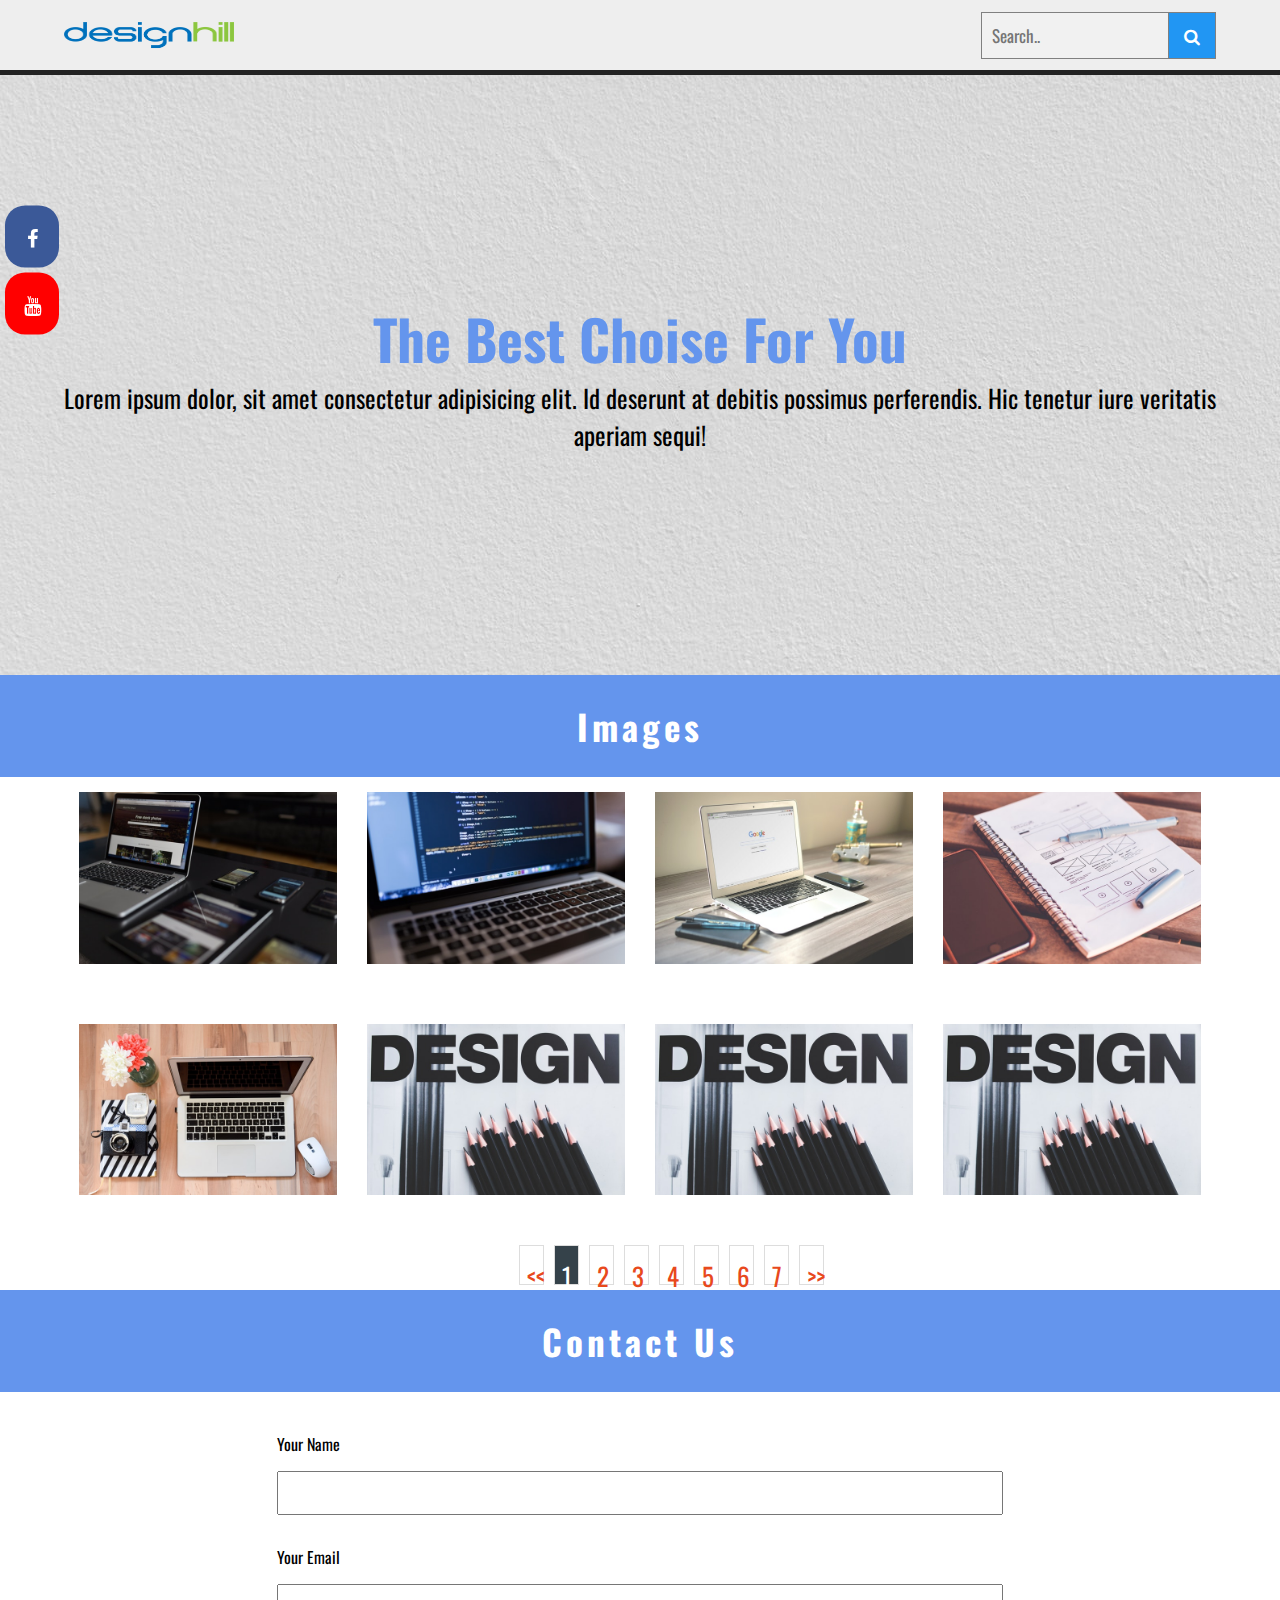
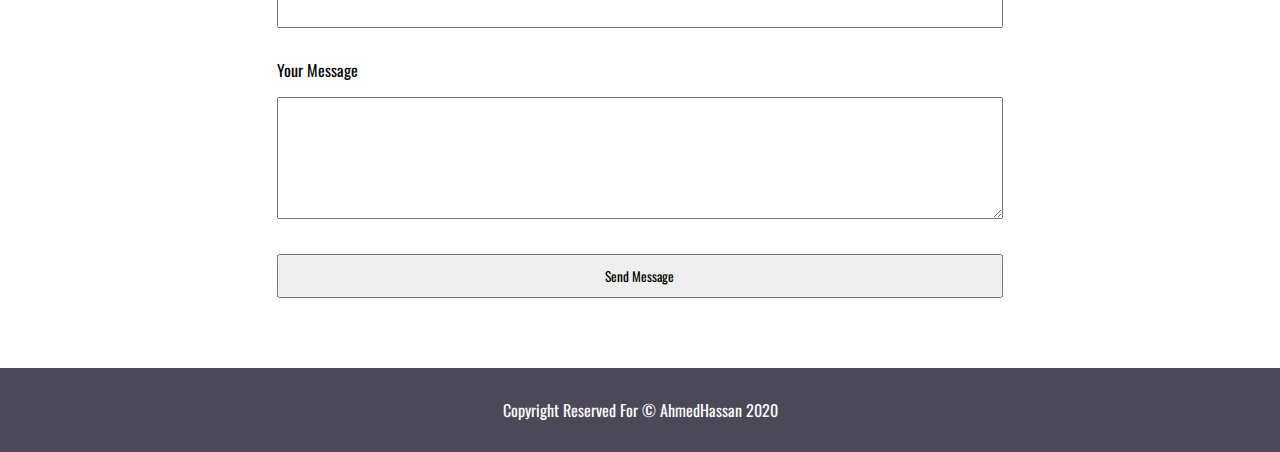
<file: company/index.html>
<!DOCTYPE html>
<html lang="en">
<head>
    <head>
        <meta charset="UTF-8">
        <meta name="viewport" content="width=device-width, initial-scale=1.0">
        <meta http-equiv="X-UA-Compatible" content="ie=edge">
        <link href="https://fonts.googleapis.com/css?family=Oswald&display=swap" rel="stylesheet">
        <link rel="stylesheet" href="css/style.css">
        <link rel="stylesheet" href="css/media.css">
        <link rel="stylesheet" href="https://cdnjs.cloudflare.com/ajax/libs/font-awesome/4.7.0/css/font-awesome.min.css">
        <link rel="icon" href="images/designhill_logo_new.png" type="image/x-icon">
        <title>Home Page</title>
    </head>
</head>
<body>


    <!-- start header  -->
        
    <!-- start header  -->
    <header>
        <div class="icon-bar">
  <a href="#" class="facebook" ><i class="fa fa-facebook"></i></a> 

  <a href="#" class="youtube" ><i class="fa fa-youtube"></i></a> 
  
</div>
        <div class="container">
            <div class="logo">
               <a href="index.html"> <img src="images/designhill_logo_new.png" alt=""> </a>
            </div>
            <nav>
                <input id="search-feild" type="text" placeholder="Search.." name="search">
                <button id="search"><i class="fa fa-search"></i></button>
            </nav>
        </div>
    </header>

<!-- End header  -->



    <!-- start fold section  -->

        <section id="fold">
            <div class="container">
                <h1 class="bc"> The Best Choise For You</h1>
                <p> Lorem ipsum dolor, sit amet consectetur adipisicing elit. Id deserunt at debitis possimus perferendis. Hic tenetur iure veritatis aperiam sequi! </p>
            </div>
        </section>

    <!-- End fold section -->







    <!-- start our services section -->

        <section id="our-services">
            <div class="head-section bgc">
                <h2 class="sc">Images</h2>
            </div>
            <div class="container">
                <div class="area">
                    <div class="area-image">
                       <a href="images/ser1.jpg"> <img src="images/ser1.jpg" alt="" title="Web Design"> </a>
                    </div>
                </div>

                <div class="area">
                    <div class="area-image">
                      <a href="images/ser2.jpg">  <img src="images/ser2.jpg" alt="" title="Web Development"></a>
                    </div>
                </div>


                <div class="area">
                    <div class="area-image">
                      <a href="images/ser3.jpg">  <img src="images/ser3.jpg" alt="" title="SEO"></a>
                    </div>
                </div>


                <div class="area">
                    <div class="area-image">
                       <a href="images/ser4.jpg"> <img src="images/ser4.jpg" alt="" title="Mobile Applications"></a>
                    </div>
                </div>



                <div class="area">
                    <div class="area-image">
                       <a href="images/ser5.jpg"> <img src="images/ser5.jpg" alt="" title="Photography"> </a>
                    </div>
                </div>


                <div class="area">
                    <div class="area-image">
                        <a href="images/ser6.jpg"><img src="images/ser6.jpg" alt="" title="Graphic Design"> </a>
                    </div>
                </div>
                  <div class="area">
                    <div class="area-image">
                        <a href="images/ser6.jpg"><img src="images/ser6.jpg" alt="" title="Graphic Design"> </a>
                    </div>
                </div>
                  <div class="area">
                    <div class="area-image">
                        <a href="images/ser6.jpg"><img src="images/ser6.jpg" alt="" title="Graphic Design"> </a>
                    </div>
                </div>
                <!--start pagination-->
        
                <div class="list">
                    <ul>
                        <li>
                            <a href="#">
                                <<</a>
                        </li>
                        <li class="active"> <a href="#">1</a> </li>
                        <li> <a href="#">2</a> </li>
                        <li> <a href="#">3</a> </li>
                        <li> <a href="#">4</a> </li>
                        <li> <a href="#">5</a> </li>
                        <li> <a href="#">6</a> </li>
                        <li> <a href="#">7</a> </li>
                        <li> <a href="#">>></a> </li>
                    </ul>
                </div>

<!--end pagination-->
            </div>
            
        </section>

    <!-- end our services section -->






    <!-- start cotact us section -->

        <section id="contact-us">
            <div class="head-section bgc">
                <h2 class="sc">Contact Us</h2>
            </div>
            <div class="container">
                <form action="MAILTO:ah4078898@gmail.com" method="POST" enctype="text">
                    <div class="form-group">
                        <label for="">Your Name</label>
                        <input type="text" >
                    </div>

                    <div class="form-group">
                        <label for="">Your Email</label>
                        <input type="text">
                    </div>

                    <div class="form-group">
                        <label for="">Your Message</label>
                        <textarea name="" rows="5" ></textarea>
                    </div>


                    <div class="form-group">
                        <input type="submit" value="Send Message" class="pointer">
                    </div>
                </form>
            </div>
        </section>

    <!-- end cotact us section -->


    <footer>
        <p>Copyright Reserved For &copy; AhmedHassan 2020 </p>
    </footer>
    <script src="js/script.js"></script>
    
    
</body>
</html>
</file>
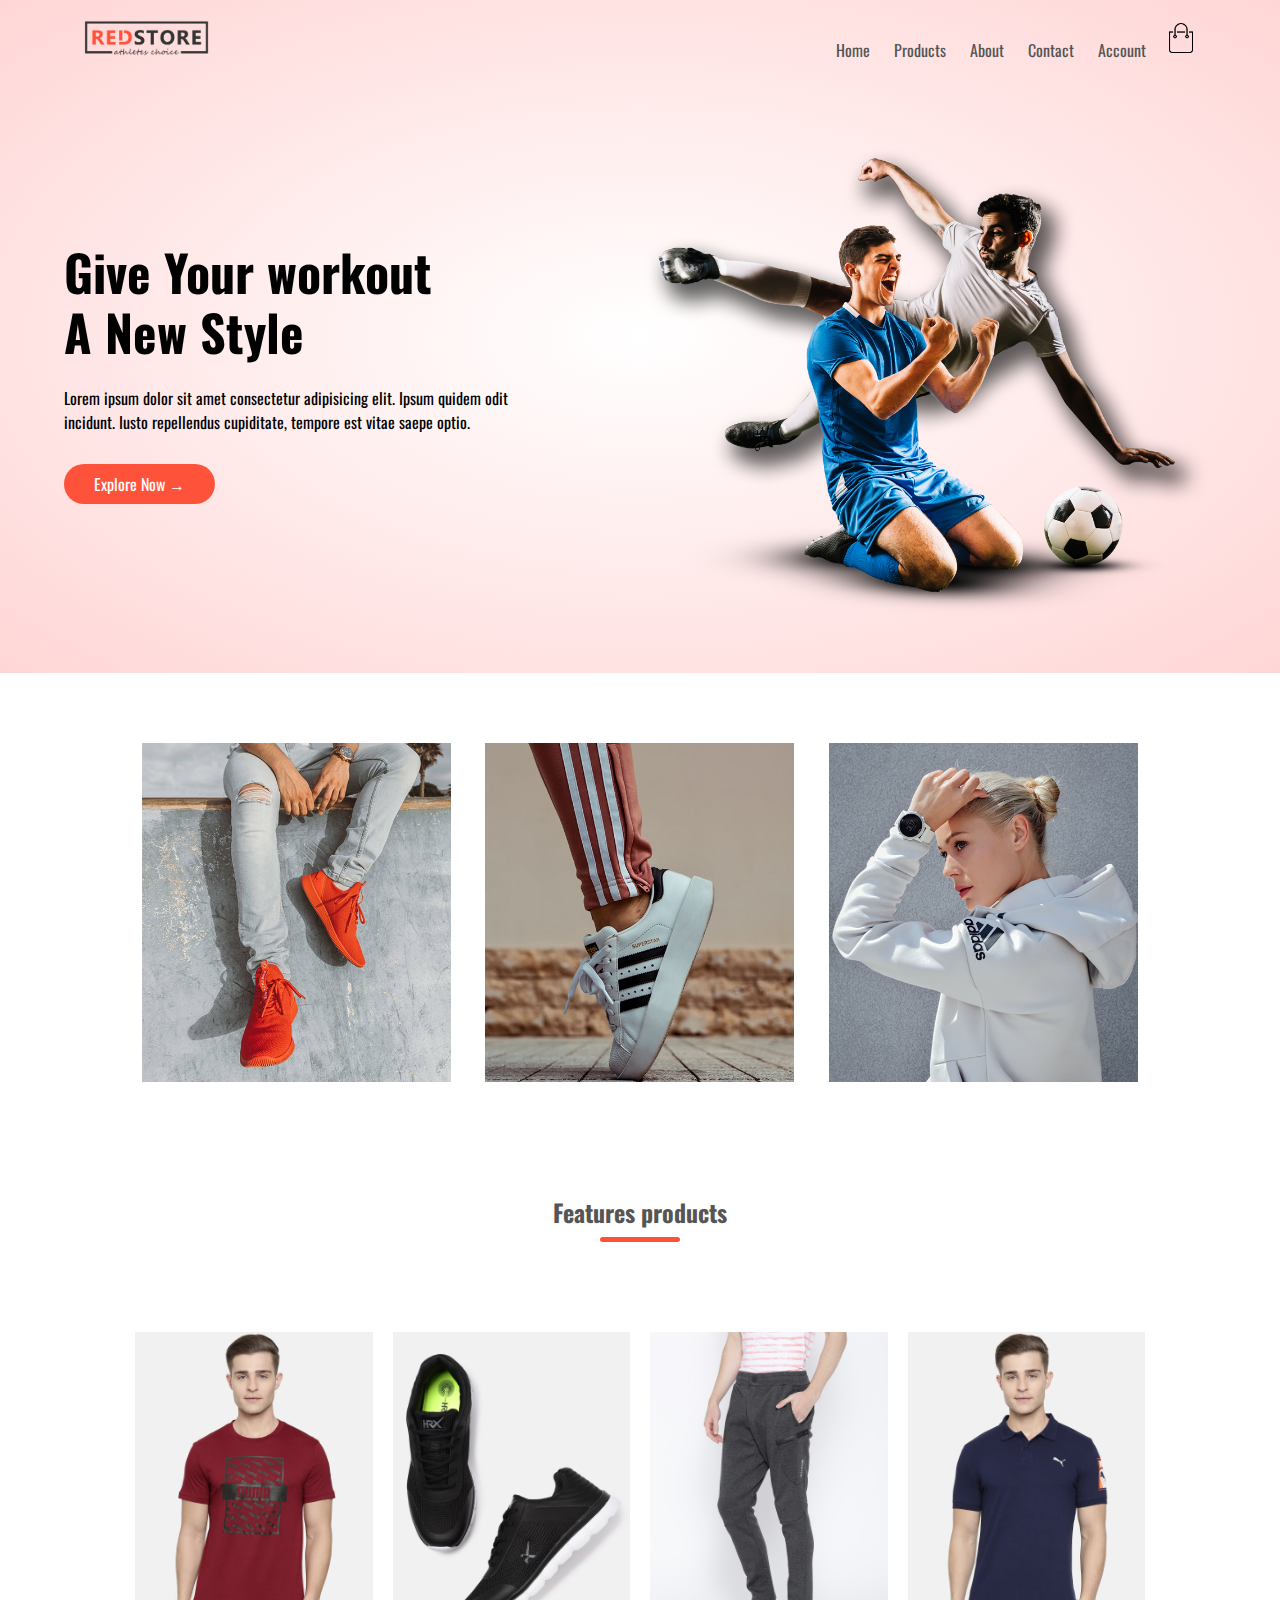
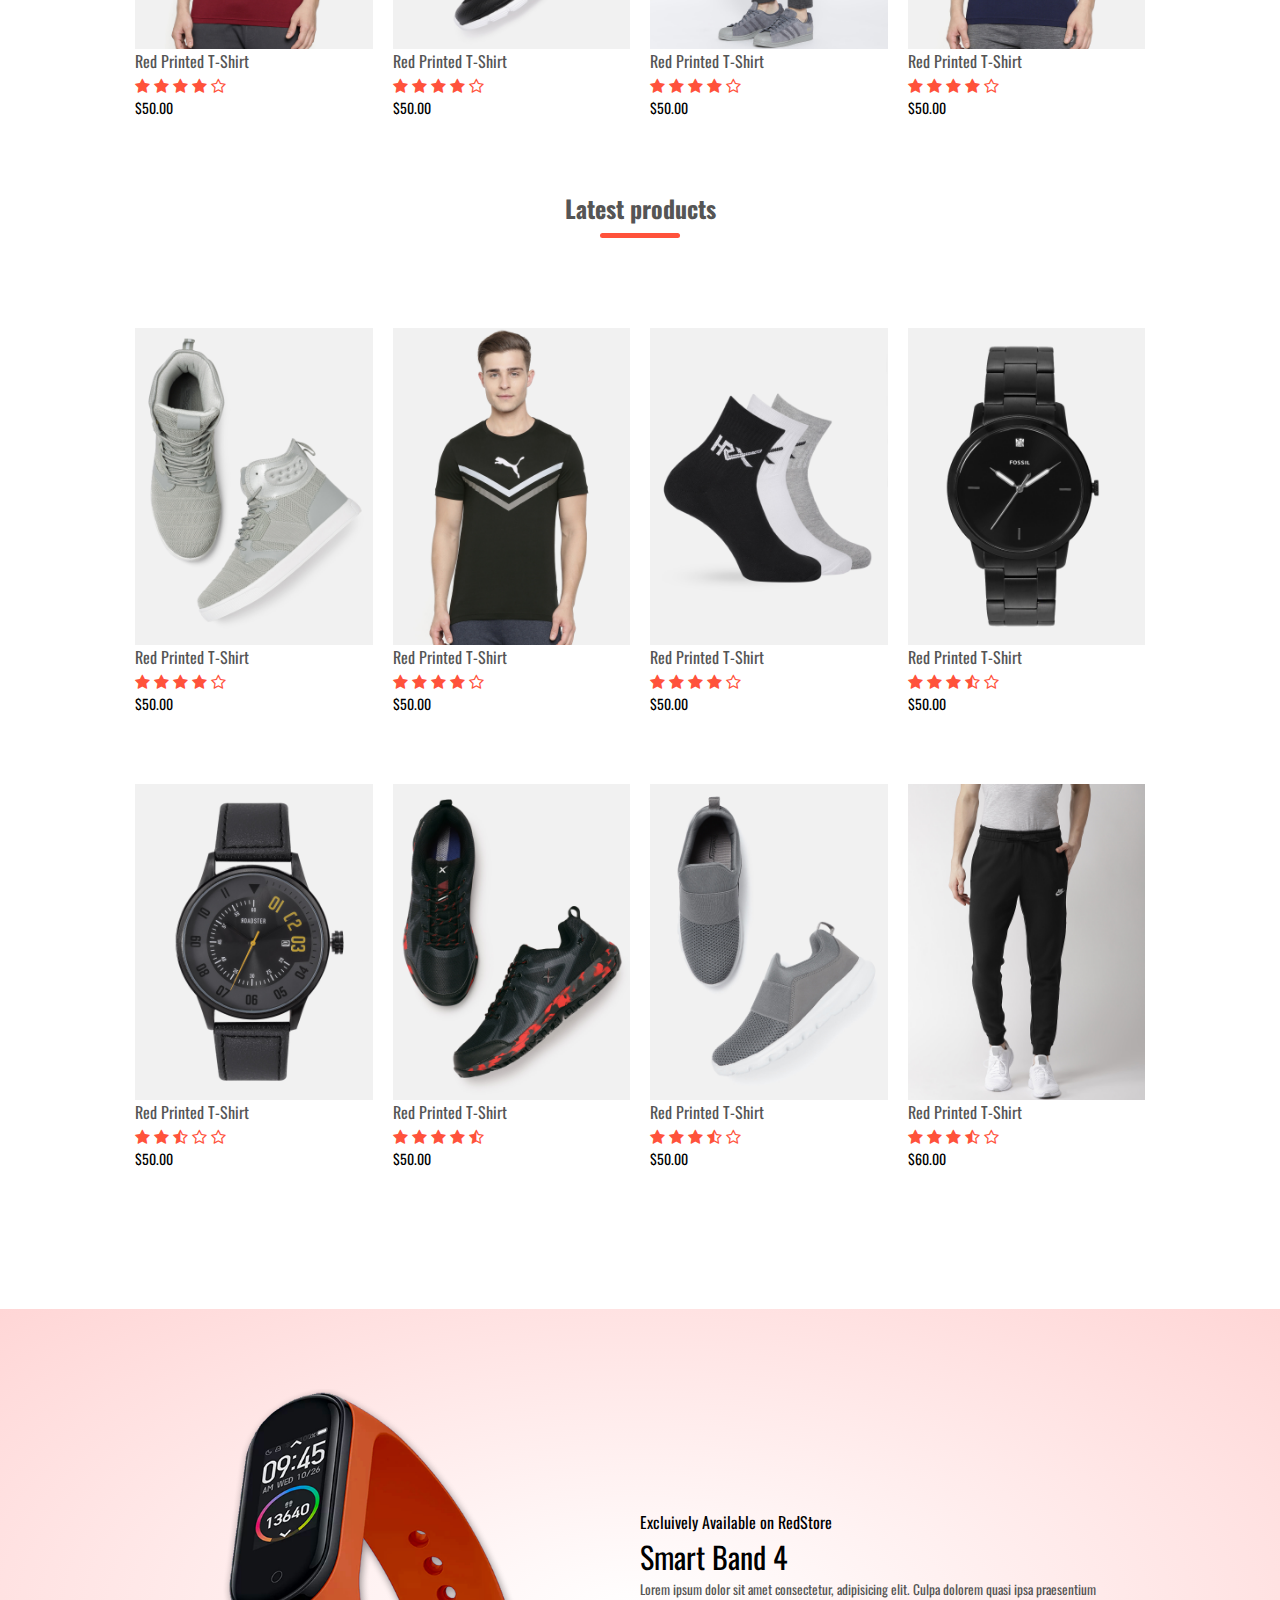
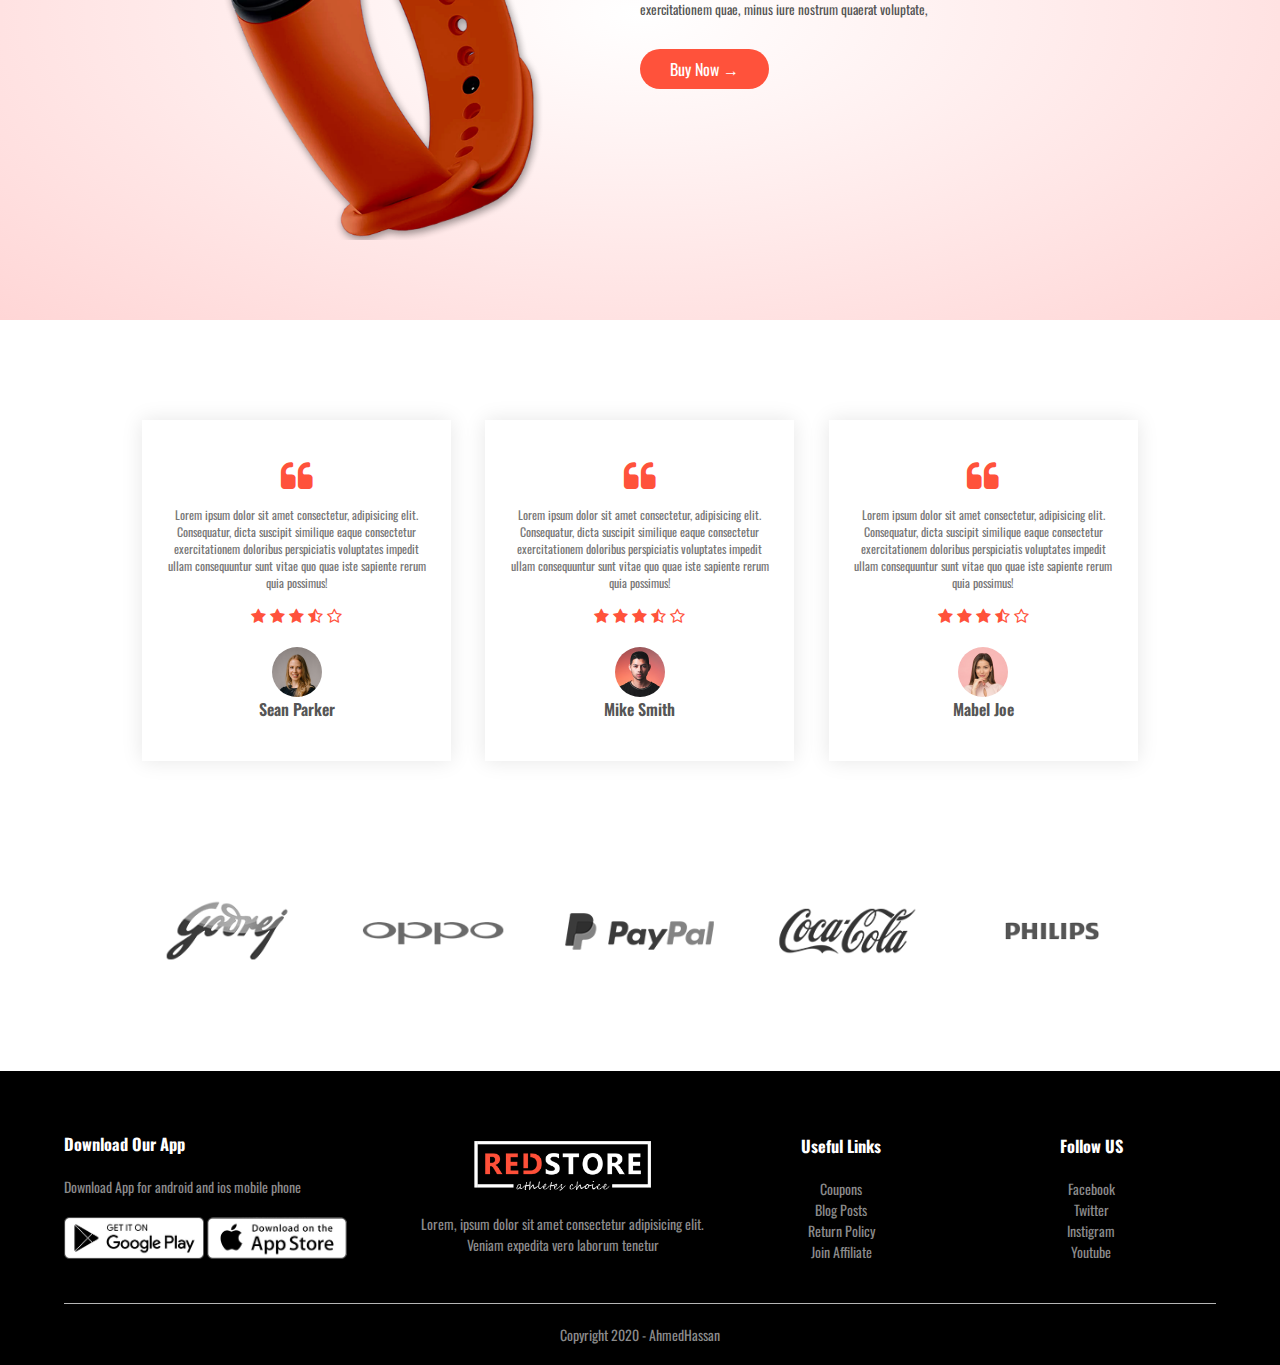
<file: Ecommerace/index.html>
<html>
    <head>
        <meta charset="UTF-8">
        <meta name="viewport" content="width=device-width, initial-scale=1.0">
        <meta http-equiv="X-UA-Compatible" content="ie=edge">
        <link href="https://fonts.googleapis.com/css?family=Oswald&display=swap" rel="stylesheet">
        <link rel="stylesheet" href="css/style.css">
        <link rel="stylesheet" href="css/query.css">
        <link rel="stylesheet" href="https://cdnjs.cloudflare.com/ajax/libs/font-awesome/4.7.0/css/font-awesome.min.css">
        <link rel="icon" href="image/logo.png">
        <title>Home Page</title>
        
    </head>
    <body>

        <!-- shtart code for header -->
        <div class="header">
            <div class="container">
                <div class="navbar">
                    <div class="logo">
                        <img src="image/logo.png" width="125px">
                    </div>
                    <nav>
                        <ul id="MenuItem"> 
                            <li><a href="">Home</a></li>
                            <li><a href="">Products</a></li>
                            <li><a href="">About</a></li>
                            <li><a href="">Contact</a></li>
                            <li><a href="">Account</a></li>
                        </ul>
                        
                    </nav>
                    <img src="image/cart.png" width="30px" height="30px">
                    <img src="image/menu.png"  class="menu-icon" onclick="menutoggle()">
                </div>
                <div class="row">
                    <div class="col-2">
                        <h1>Give Your workout <br> A New Style</h1>
                        <p>Lorem ipsum dolor sit amet consectetur adipisicing elit. Ipsum quidem odit <br>incidunt. Iusto repellendus cupiditate, tempore est vitae saepe optio.</p>
                        <a href="" class="btn">Explore Now &#8594;</a>
                    </div>
                    <div class="col-2">
                        <img src="image/image1.png">
                    </div>
                </div>
            </div>
        </div>

        <!-- end code for header  -->


        <!-- start code for category  -->
            <div class="category">
                <div class="small-container">
                    <div class="row">
                        <div class="col-3">
                            <img src="image/category-1.jpg">
                        </div>
                        <div class="col-3">
                            <img src="image/category-2.jpg">
                        </div>
                        <div class="col-3">
                            <img src="image/category-3.jpg">
                        </div>
                        
                    </div>
                </div>
            </div>

        <!-- end code for catagory  -->


        <!-- start code for products  -->

        <div class="small-container">
            <h2 class="title">Features products</h2>
            <div class="row">
                <div class="col-4">
                    <img src="image/product-1.jpg">
                    <h4>Red Printed T-Shirt</h4>
                    <div class="rating">
                        <i class="fa fa-star"></i>
                        <i class="fa fa-star"></i>
                        <i class="fa fa-star"></i>
                        <i class="fa fa-star"></i>
                        <i class="fa fa-star-o"></i>
                    </div>
                    <p>$50.00</p>
                </div>
                <div class="col-4">
                    <img src="image/product-2.jpg">
                    <h4>Red Printed T-Shirt</h4>
                    <div class="rating">
                        <i class="fa fa-star"></i>
                        <i class="fa fa-star"></i>
                        <i class="fa fa-star"></i>
                        <i class="fa fa-star"></i>
                        <i class="fa fa-star-o"></i>
                    </div>
                    <p>$50.00</p>
                </div>
                <div class="col-4">
                    <img src="image/product-3.jpg">
                    <h4>Red Printed T-Shirt</h4>
                    <div class="rating">
                        <i class="fa fa-star"></i>
                        <i class="fa fa-star"></i>
                        <i class="fa fa-star"></i>
                        <i class="fa fa-star"></i>
                        <i class="fa fa-star-o"></i>
                    </div>
                    <p>$50.00</p>
                </div>
                <div class="col-4">
                    <img src="image/product-4.jpg">
                    <h4>Red Printed T-Shirt</h4>
                    <div class="rating">
                        <i class="fa fa-star"></i>
                        <i class="fa fa-star"></i>
                        <i class="fa fa-star"></i>
                        <i class="fa fa-star"></i>
                        <i class="fa fa-star-o"></i>
                    </div>
                    <p>$50.00</p>
                </div>
                
            </div>
            <h2 class="title">Latest products</h2>
            <div class="row">
                <div class="col-4">
                    <img src="image/product-5.jpg">
                    <h4>Red Printed T-Shirt</h4>
                    <div class="rating">
                        <i class="fa fa-star"></i>
                        <i class="fa fa-star"></i>
                        <i class="fa fa-star"></i>
                        <i class="fa fa-star"></i>
                        <i class="fa fa-star-o"></i>
                    </div>
                    <p>$50.00</p>
                </div>
                <div class="col-4">
                    <img src="image/product-6.jpg">
                    <h4>Red Printed T-Shirt</h4>
                    <div class="rating">
                        <i class="fa fa-star"></i>
                        <i class="fa fa-star"></i>
                        <i class="fa fa-star"></i>
                        <i class="fa fa-star"></i>
                        <i class="fa fa-star-o"></i>
                    </div>
                    <p>$50.00</p>
                </div>
                <div class="col-4">
                    <img src="image/product-7.jpg">
                    <h4>Red Printed T-Shirt</h4>
                    <div class="rating">
                        <i class="fa fa-star"></i>
                        <i class="fa fa-star"></i>
                        <i class="fa fa-star"></i>
                        <i class="fa fa-star"></i>
                        <i class="fa fa-star-o"></i>
                    </div>
                    <p>$50.00</p>
                </div>
                <div class="col-4">
                    <img src="image/product-8.jpg">
                    <h4>Red Printed T-Shirt</h4>
                    <div class="rating">
                        <i class="fa fa-star"></i>
                        <i class="fa fa-star"></i>
                        <i class="fa fa-star"></i>
                        <i class="fa fa-star-half-o"></i>
                        <i class="fa fa-star-o"></i>
                    </div>
                    <p>$50.00</p>
                </div>
                <div class="col-4">
                    <img src="image/product-9.jpg">
                    <h4>Red Printed T-Shirt</h4>
                    <div class="rating">
                        <i class="fa fa-star"></i>
                        <i class="fa fa-star"></i>
                        <i class="fa fa-star-half-o"></i>
                        <i class="fa fa-star-o"></i>
                        <i class="fa fa-star-o"></i>
                    </div>
                    <p>$50.00</p>
                </div>
                <div class="col-4">
                    <img src="image/product-10.jpg">
                    <h4>Red Printed T-Shirt</h4>
                    <div class="rating">
                        <i class="fa fa-star"></i>
                        <i class="fa fa-star"></i>
                        <i class="fa fa-star"></i>
                        <i class="fa fa-star"></i>
                        <i class="fa fa-star-half-o"></i>
                    </div>
                    <p>$50.00</p>
                </div>
                <div class="col-4">
                    <img src="image/product-11.jpg">
                    <h4>Red Printed T-Shirt</h4>
                    <div class="rating">
                        <i class="fa fa-star"></i>
                        <i class="fa fa-star"></i>
                        <i class="fa fa-star"></i>
                        <i class="fa fa-star-half-o"></i>
                        <i class="fa fa-star-o"></i>
                    </div>
                    <p>$50.00</p>
                </div>
                <div class="col-4">
                    <img src="image/product-12.jpg">
                    <h4>Red Printed T-Shirt</h4>
                    <div class="rating">
                        <i class="fa fa-star"></i>
                        <i class="fa fa-star"></i>
                        <i class="fa fa-star"></i>
                        <i class="fa fa-star-half-o"></i>
                        <i class="fa fa-star-o"></i>
                    </div>
                    <p>$60.00</p>
                </div>
            </div>
        </div>
        <!-- end products  -->

        <!-- start code for offers  -->

        <div class="offer">
            <div class="small-container">
                <div class="row">
                    <div class="col-2">
                        <img src="image/exclusive.png" class="offer-image">
                    </div>
                    <div class="col-2">
                        <p>Excluively Available on RedStore</p>
                        <h4>Smart Band 4</h4>
                        <small>Lorem ipsum dolor sit amet consectetur, adipisicing elit. Culpa dolorem quasi ipsa praesentium exercitationem quae, minus iure nostrum quaerat voluptate,</small><br>
                        <a href="" class="btn">Buy Now &#8594;</a>
                    </div>
                </div>
            </div>
        </div>
        
        <!-- end offer -->

        <!-- start code for testimonial -->

        <div class="testimonial">
            <div class="small-container">
                <div class="row">
                    <div class="col-3">
                        <i class="fa fa-quote-left"></i>
                        <p>Lorem ipsum dolor sit amet consectetur, adipisicing elit. Consequatur, dicta suscipit similique eaque consectetur exercitationem doloribus perspiciatis voluptates impedit ullam consequuntur sunt vitae quo quae iste sapiente rerum quia possimus!</p>
                        
                        <div class="rating">
                            <i class="fa fa-star"></i>
                            <i class="fa fa-star"></i>
                            <i class="fa fa-star"></i>
                            <i class="fa fa-star-half-o"></i>
                            <i class="fa fa-star-o"></i>
                        </div>
                        <img src="image/user-1.png">
                        <h3>Sean Parker</h3>
                    </div>
                    <div class="col-3">
                        <i class="fa fa-quote-left"></i>
                        <p>Lorem ipsum dolor sit amet consectetur, adipisicing elit. Consequatur, dicta suscipit similique eaque consectetur exercitationem doloribus perspiciatis voluptates impedit ullam consequuntur sunt vitae quo quae iste sapiente rerum quia possimus!</p>
                        
                        <div class="rating">
                            <i class="fa fa-star"></i>
                            <i class="fa fa-star"></i>
                            <i class="fa fa-star"></i>
                            <i class="fa fa-star-half-o"></i>
                            <i class="fa fa-star-o"></i>
                        </div>
                        <img src="image/user-2.png">
                        <h3>Mike Smith</h3>
                    </div>
                    <div class="col-3">
                        <i class="fa fa-quote-left"></i>
                        <p>Lorem ipsum dolor sit amet consectetur, adipisicing elit. Consequatur, dicta suscipit similique eaque consectetur exercitationem doloribus perspiciatis voluptates impedit ullam consequuntur sunt vitae quo quae iste sapiente rerum quia possimus!</p>
                        
                        <div class="rating">
                            <i class="fa fa-star"></i>
                            <i class="fa fa-star"></i>
                            <i class="fa fa-star"></i>
                            <i class="fa fa-star-half-o"></i>
                            <i class="fa fa-star-o"></i>
                        </div>
                        <img src="image/user-3.png">
                        <h3>Mabel Joe</h3>
                    </div> 
                </div>
            </div>
        </div>

        <!-- end testimonial -->

        <!-- start code for brands  -->

        <div class="brands">
            <div class="small-container">
                <div class="row">
                    <div class="col-5">
                        <img src="image/logo-godrej.png">
                    </div>
                    <div class="col-5">
                        <img src="image/logo-oppo.png">
                    </div>
                    <div class="col-5">
                        <img src="image/logo-paypal.png">
                    </div>
                    <div class="col-5">
                        <img src="image/logo-coca-cola.png">
                    </div>
                    <div class="col-5">
                        <img src="image/logo-philips.png">
                    </div>
                </div>
            </div>
        </div>

        <!-- end brands  -->


        <!-- start code for footer  -->

        <div class="footer">
            <div class="container">
                <div class="row">
                    <div class="footer-col-1">
                        <h3>Download Our App</h3>
                        <p>Download App for android and ios mobile phone</p>
                        <div class="app-logo">
                            <img src="image/play-store.png">
                            <img src="image/app-store.png">
                        </div>
                    </div>
                    <div class="footer-col-2">
                        <img src="image/logo-white.png">
                        <p>Lorem, ipsum dolor sit amet consectetur adipisicing elit. Veniam expedita vero laborum tenetur</p>
                    </div>
                    <div class="footer-col-3">
                        <h3>Useful Links</h3>
                        <ul>
                            <li>Coupons</li>
                            <li>Blog Posts</li>
                            <li>Return Policy</li>
                            <li>Join Affiliate</li>
                        </ul>
                    </div>
                    <div class="footer-col-4">
                        <h3>Follow US</h3>
                        <ul>
                            <li>Facebook</li>
                            <li>Twitter</li>
                            <li>Instigram</li>
                            <li>Youtube</li>
                        </ul>
                    </div>
                </div>
                <hr>
            <p class="copyright">Copyright 2020 - AhmedHassan</p>
            </div>
        </div>


        <!-- end footer -->


        <!-- link js -->
        <script src="js/menu.js"></script>
    </body>
</html>
</file>
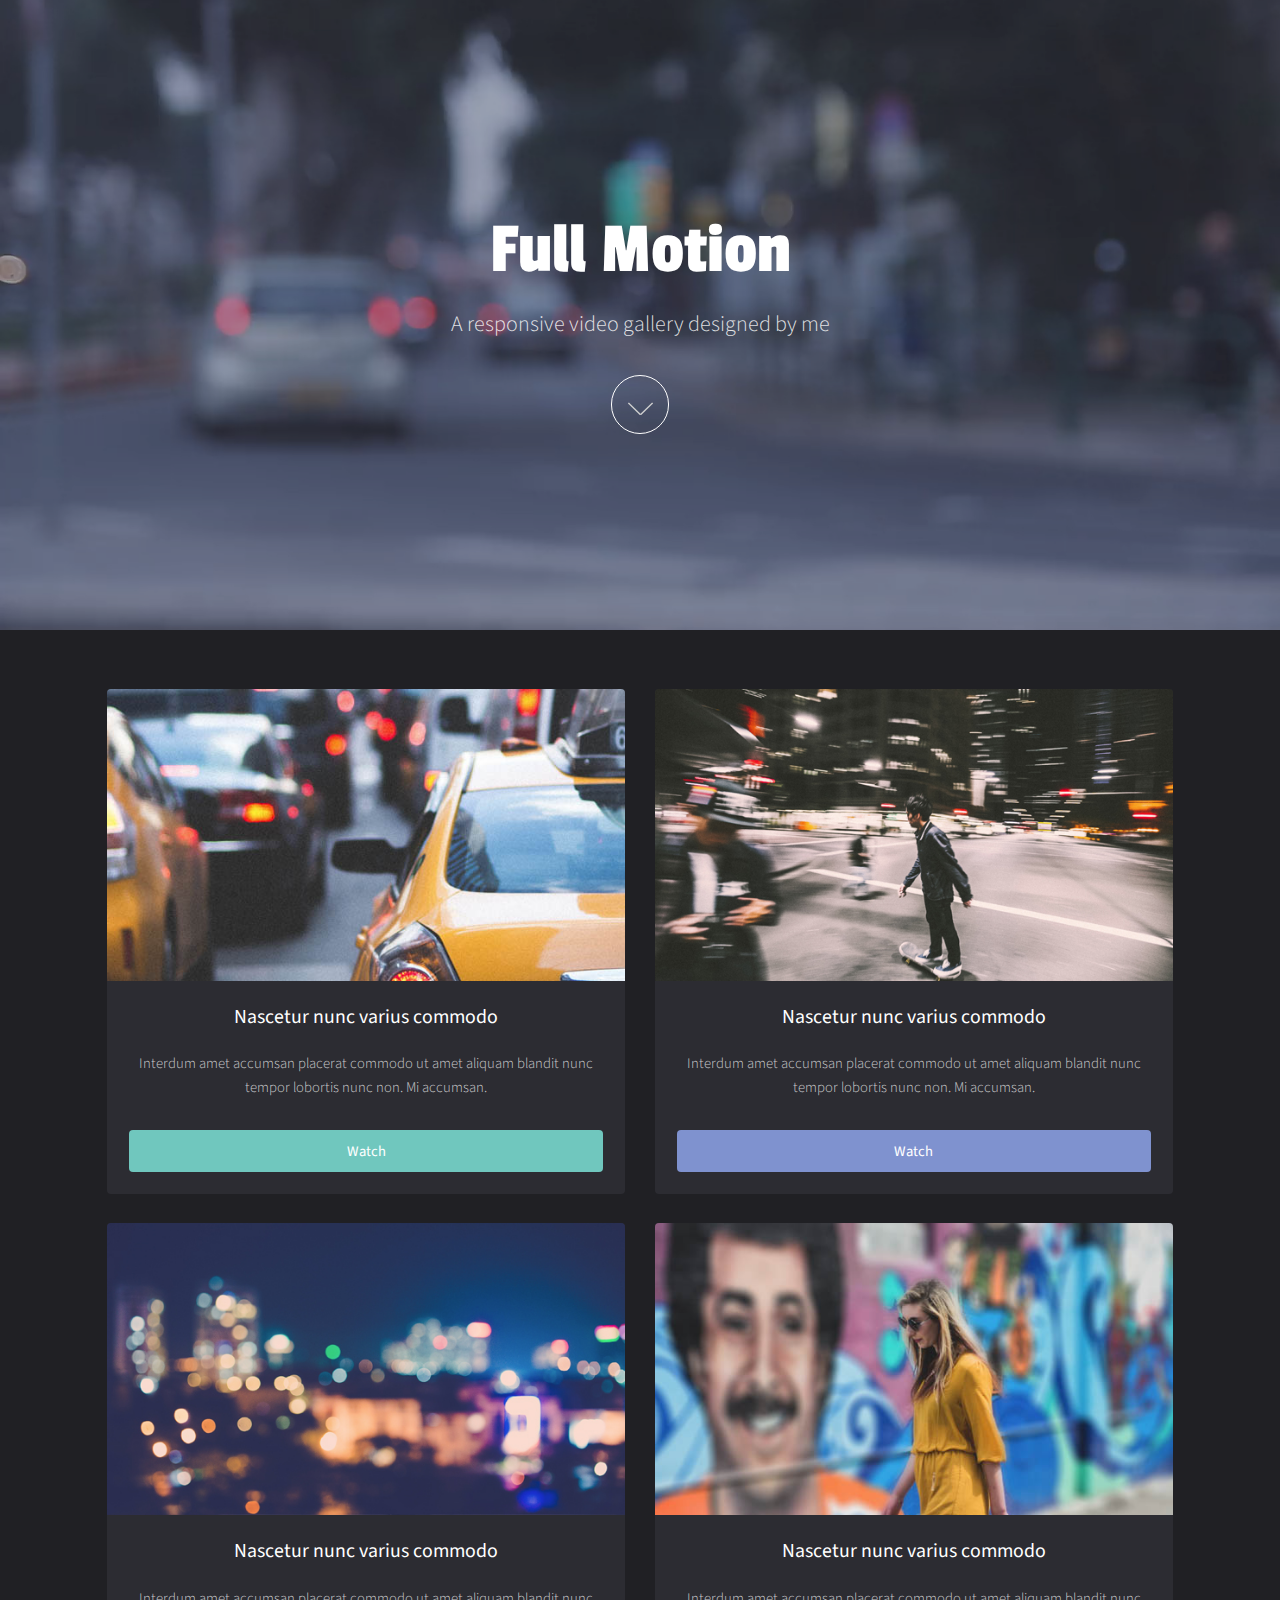
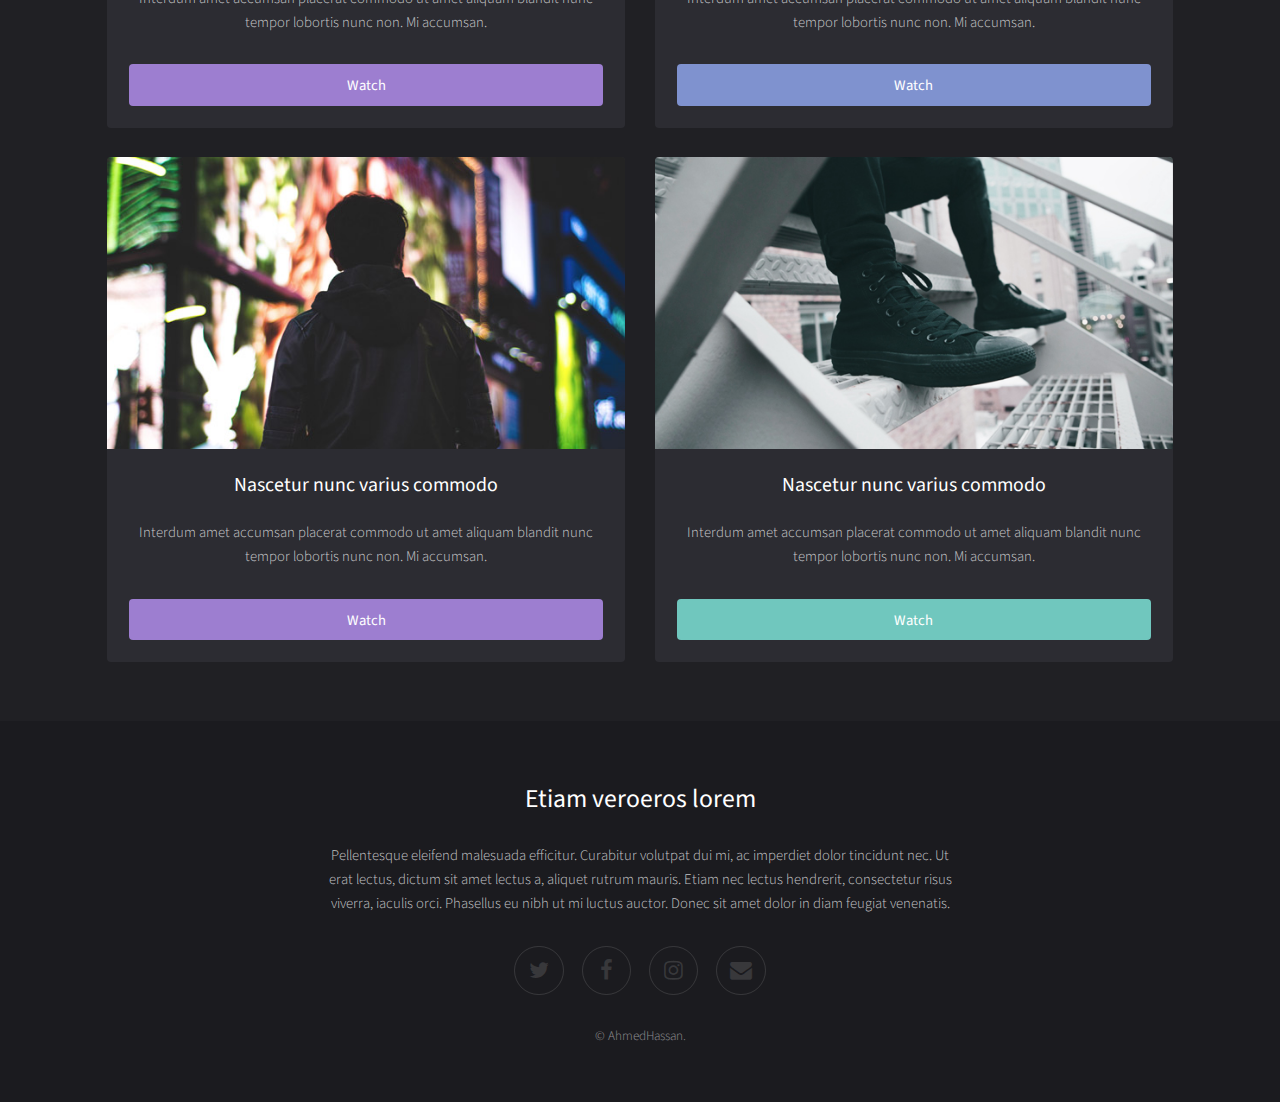
<file: fullmotion/index.html>
<!DOCTYPE HTML>
<html>
	<head>
		<title>Full Motion</title>
		<meta charset="utf-8" />
		<meta name="viewport" content="width=device-width, initial-scale=1" />
		<link rel="stylesheet" href="assets/css/main.css" />
	</head>
	<body id="top">
				<section id="banner" data-video="images/banner">
					<div class="inner">
						<header>
							<h1>Full Motion</h1>
							<p>A responsive video gallery designed by me</p>
						</header>
						<a href="#main" class="more">Learn More</a>
					</div>
				</section>

			<!-- Main -->
				<div id="main">
					<div class="inner">

					<!-- Boxes -->
						<div class="thumbnails">

							<div class="box">
								<a href="https://youtu.be/sUDDJ4n1T68" class="image fit"><img src="images/pic01.jpg" alt="" /></a>
								<div class="inner">
									<h3>Nascetur nunc varius commodo</h3>
									<p>Interdum amet accumsan placerat commodo ut amet aliquam blandit nunc tempor lobortis nunc non. Mi accumsan.</p>
									<a href="https://youtu.be/sUDDJ4n1T68" class="button fit" data-poptrox="youtube,800x400">Watch</a>
								</div>
							</div>

							<div class="box">
								<a href="https://youtu.be/sUDDJ4n1T68" class="image fit"><img src="images/pic02.jpg" alt="" /></a>
								<div class="inner">
									<h3>Nascetur nunc varius commodo</h3>
									<p>Interdum amet accumsan placerat commodo ut amet aliquam blandit nunc tempor lobortis nunc non. Mi accumsan.</p>
									<a href="https://youtu.be/sUDDJ4n1T68" class="button style2 fit" data-poptrox="youtube,800x400">Watch</a>
								</div>
							</div>

							<div class="box">
								<a href="https://youtu.be/sUDDJ4n1T68" class="image fit"><img src="images/pic03.jpg" alt="" /></a>
								<div class="inner">
									<h3>Nascetur nunc varius commodo</h3>
									<p>Interdum amet accumsan placerat commodo ut amet aliquam blandit nunc tempor lobortis nunc non. Mi accumsan.</p>
									<a href="https://youtu.be/sUDDJ4n1T68" class="button style3 fit" data-poptrox="youtube,800x400">Watch</a>
								</div>
							</div>

							<div class="box">
								<a href="https://youtu.be/sUDDJ4n1T68" class="image fit"><img src="images/pic04.jpg" alt="" /></a>
								<div class="inner">
									<h3>Nascetur nunc varius commodo</h3>
									<p>Interdum amet accumsan placerat commodo ut amet aliquam blandit nunc tempor lobortis nunc non. Mi accumsan.</p>
									<a href="https://youtu.be/sUDDJ4n1T68" class="button style2 fit" data-poptrox="youtube,800x400">Watch</a>
								</div>
							</div>

							<div class="box">
								<a href="https://youtu.be/sUDDJ4n1T68" class="image fit"><img src="images/pic05.jpg" alt="" /></a>
								<div class="inner">
									<h3>Nascetur nunc varius commodo</h3>
									<p>Interdum amet accumsan placerat commodo ut amet aliquam blandit nunc tempor lobortis nunc non. Mi accumsan.</p>
									<a href="https://youtu.be/sUDDJ4n1T68" class="button style3 fit" data-poptrox="youtube,800x400">Watch</a>
								</div>
							</div>

							<div class="box">
								<a href="https://youtu.be/sUDDJ4n1T68" class="image fit"><img src="images/pic06.jpg" alt="" /></a>
								<div class="inner">
									<h3>Nascetur nunc varius commodo</h3>
									<p>Interdum amet accumsan placerat commodo ut amet aliquam blandit nunc tempor lobortis nunc non. Mi accumsan.</p>
									<a href="https://youtu.be/sUDDJ4n1T68" class="button fit" data-poptrox="youtube,800x400">Watch</a>
								</div>
							</div>

						</div>

					</div>
				</div>

			<!-- Footer -->
				<footer id="footer">
					<div class="inner">
						<h2>Etiam veroeros lorem</h2>
						<p>Pellentesque eleifend malesuada efficitur. Curabitur volutpat dui mi, ac imperdiet dolor tincidunt nec. Ut erat lectus, dictum sit amet lectus a, aliquet rutrum mauris. Etiam nec lectus hendrerit, consectetur risus viverra, iaculis orci. Phasellus eu nibh ut mi luctus auctor. Donec sit amet dolor in diam feugiat venenatis. </p>

						<ul class="icons">
							<li><a href="#" class="icon fa-twitter"><span class="label">Twitter</span></a></li>
							<li><a href="#" class="icon fa-facebook"><span class="label">Facebook</span></a></li>
							<li><a href="#" class="icon fa-instagram"><span class="label">Instagram</span></a></li>
							<li><a href="#" class="icon fa-envelope"><span class="label">Email</span></a></li>
						</ul>
						<p class="copyright">&copy; AhmedHassan.</p>
					</div>
				</footer>

		<!-- Scripts -->
			<script src="assets/js/jquery.min.js"></script>
			<script src="assets/js/jquery.scrolly.min.js"></script>
			<script src="assets/js/jquery.poptrox.min.js"></script>
			<script src="assets/js/skel.min.js"></script>
			<script src="assets/js/util.js"></script>
			<script src="assets/js/main.js"></script>

	</body>
</html>
</file>
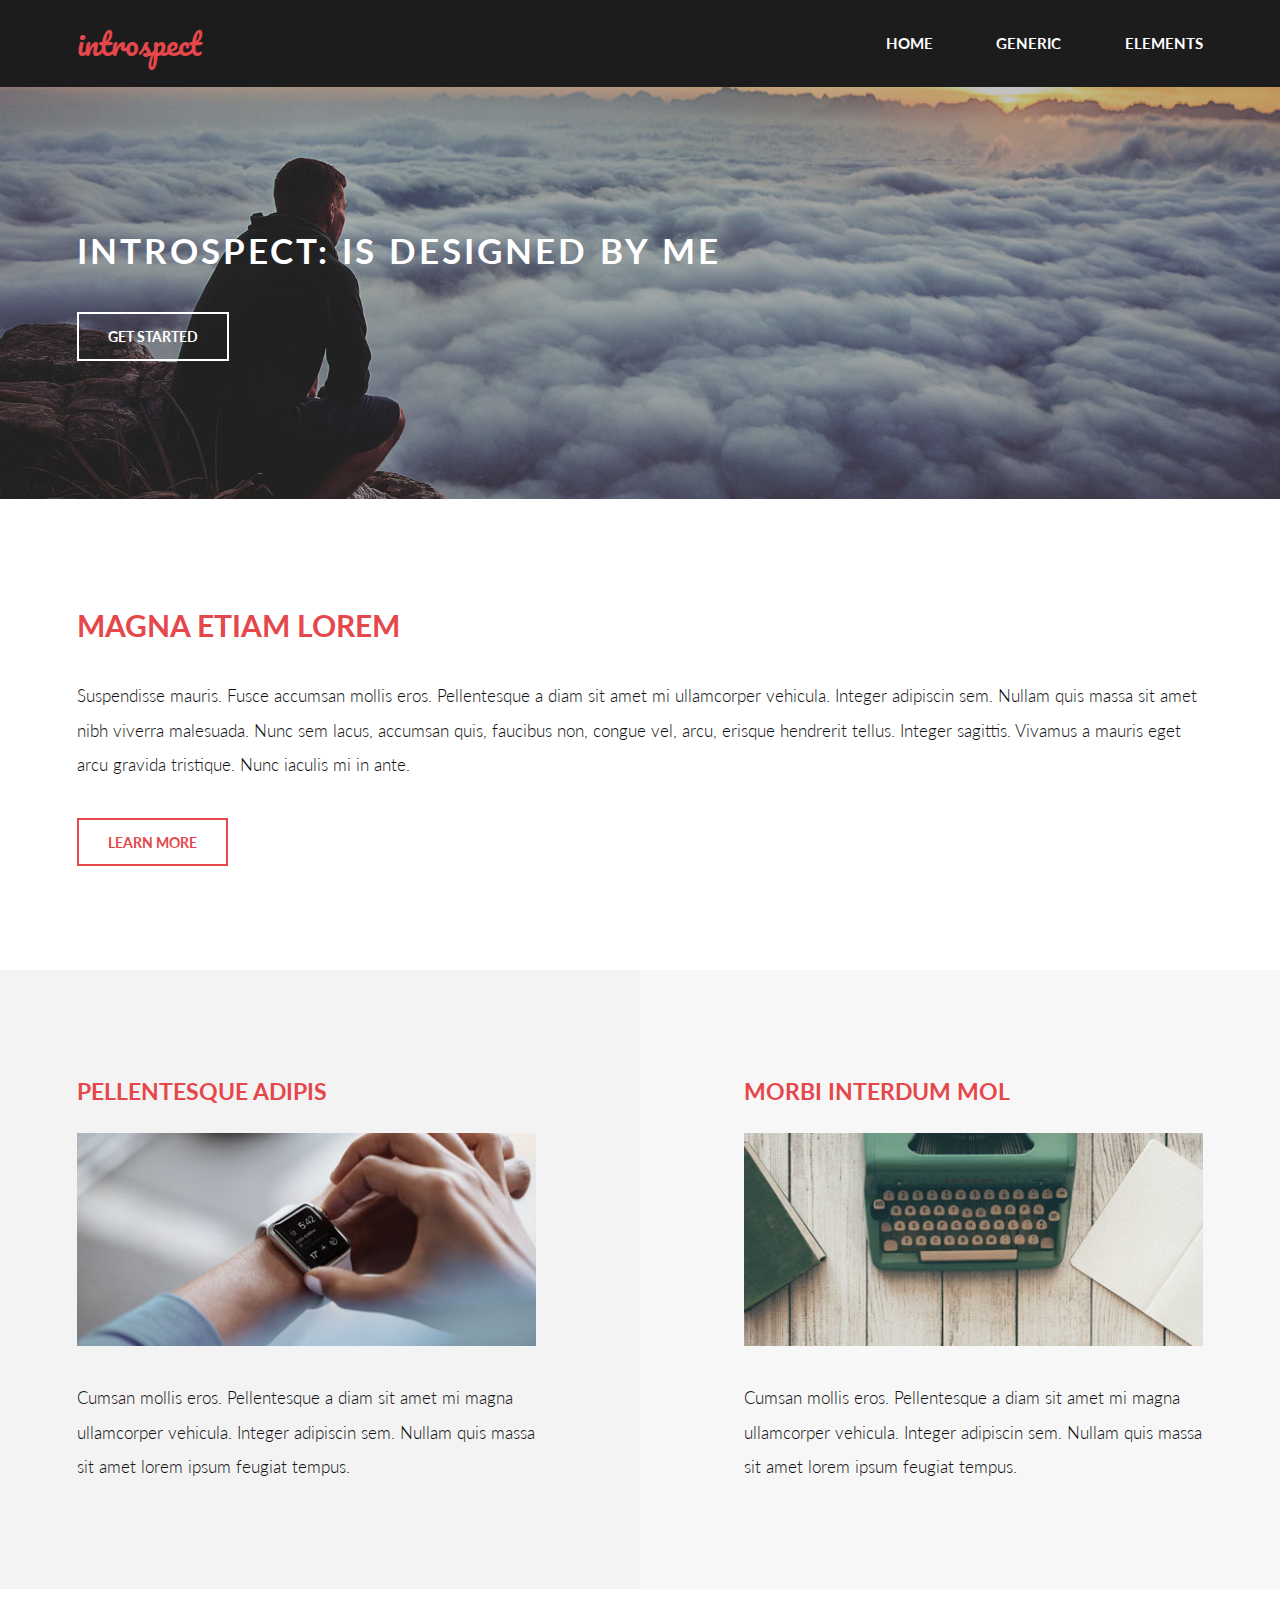
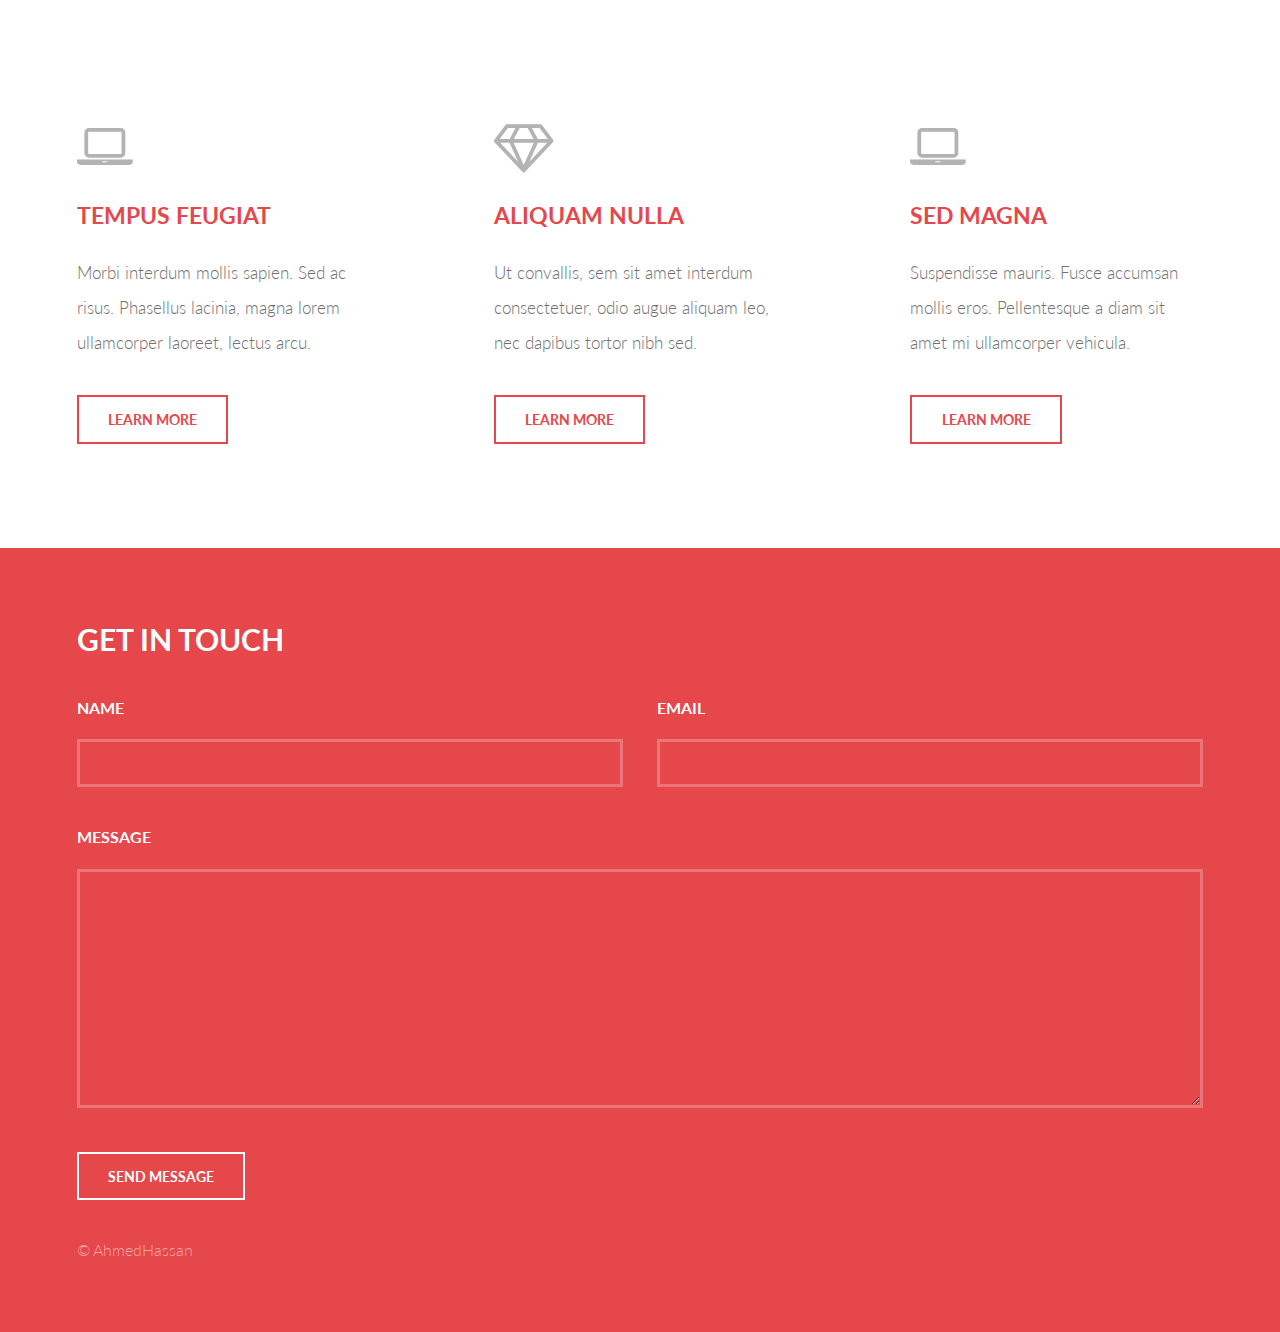
<file: introspect/index.html>
<!DOCTYPE HTML>

<html>
	<head>
		<title>Practice aatample</title>
		<meta charset="utf-8" />
		<meta name="viewport" content="width=device-width, initial-scale=1, user-scalable=no" />
		<link rel="stylesheet" href="assets/css/main.css" />
        
	</head>
	<body>

		<!-- Header -->
			<header id="header">
				<div class="inner">
					<a href="index.html" class="logo">introspect</a>
					<nav id="nav">
						<a href="index.html">Home</a>
						<a href="generic.html">Generic</a>
						<a href="elements.html">Elements</a>
					</nav>
				</div>
			</header>
			<a href="#menu" class="navPanelToggle"><span class="fa fa-bars"></span></a>

		<!-- Banner -->
			<section id="banner">
				<div class="inner">
					<h1>Introspect: is designed by me</h1>
					<ul class="actions">
						<li><a href="#" class="button alt">Get Started</a></li>
					</ul>
				</div>
			</section>

		<!-- One -->
			<section id="one">
				<div class="inner">
					<header>
						<h2>Magna Etiam Lorem</h2>
					</header>
					<p>Suspendisse mauris. Fusce accumsan mollis eros. Pellentesque a diam sit amet mi ullamcorper vehicula. Integer adipiscin sem. Nullam quis massa sit amet nibh viverra malesuada. Nunc sem lacus, accumsan quis, faucibus non, congue vel, arcu, erisque hendrerit tellus. Integer sagittis. Vivamus a mauris eget arcu gravida tristique. Nunc iaculis mi in ante.</p>
					<ul class="actions">
						<li><a href="#" class="button alt">Learn More</a></li>
					</ul>
				</div>
			</section>

		<!-- Two -->
			<section id="two">
				<div class="inner">
					<article>
						<div class="content">
							<header>
								<h3>Pellentesque adipis</h3>
							</header>
							<div class="image fit">
								<img src="images/pic01.jpg" alt="" />
							</div>
							<p>Cumsan mollis eros. Pellentesque a diam sit amet mi magna ullamcorper vehicula. Integer adipiscin sem. Nullam quis massa sit amet lorem ipsum feugiat tempus.</p>
						</div>
					</article>
					<article class="alt">
						<div class="content">
							<header>
								<h3>Morbi interdum mol</h3>
							</header>
							<div class="image fit">
								<img src="images/pic02.jpg" alt="" />
							</div>
							<p>Cumsan mollis eros. Pellentesque a diam sit amet mi magna ullamcorper vehicula. Integer adipiscin sem. Nullam quis massa sit amet lorem ipsum feugiat tempus.</p>
						</div>
					</article>
				</div>
			</section>

		<!-- Three -->
			<section id="three">
				<div class="inner">
					<article>
						<div class="content">
							<span class="icon fa-laptop"></span>
							<header>
								<h3>Tempus Feugiat</h3>
							</header>
							<p>Morbi interdum mollis sapien. Sed ac risus. Phasellus lacinia, magna lorem ullamcorper laoreet, lectus arcu.</p>
							<ul class="actions">
								<li><a href="#" class="button alt">Learn More</a></li>
							</ul>
						</div>
					</article>
					<article>
						<div class="content">
							<span class="icon fa-diamond"></span>
							<header>
								<h3>Aliquam Nulla</h3>
							</header>
							<p>Ut convallis, sem sit amet interdum consectetuer, odio augue aliquam leo, nec dapibus tortor nibh sed.</p>
							<ul class="actions">
								<li><a href="#" class="button alt">Learn More</a></li>
							</ul>
						</div>
					</article>
					<article>
					<div class="content">
							<span class="icon fa-laptop"></span>
							<header>
								<h3>Sed Magna</h3>
							</header>
							<p>Suspendisse mauris. Fusce accumsan mollis eros. Pellentesque a diam sit amet mi ullamcorper vehicula.</p>
							<ul class="actions">
								<li><a href="#" class="button alt">Learn More</a></li>
							</ul>
						</div>
					</article>
				</div>
			</section>

		<!-- Footer -->
			<section id="footer">
				<div class="inner">
					<header>
						<h2>Get in Touch</h2>
					</header>
					<form method="post" action="#">
						<div class="field half first">
							<label for="name">Name</label>
							<input type="text" name="name" id="name" />
						</div>
						<div class="field half">
							<label for="email">Email</label>
							<input type="text" name="email" id="email" />
						</div>
						<div class="field">
							<label for="message">Message</label>
							<textarea name="message" id="message" rows="6"></textarea>
						</div>
						<ul class="actions">
							<li><input type="submit" value="Send Message" class="alt" /></li>
						</ul>
					</form>
					<div class="copyright">
						&copy; AhmedHassan
					</div>
				</div>
			</section>

		<!-- Scripts -->
			<script src="assets/js/jquery.min.js"></script>
			<script src="assets/js/skel.min.js"></script>
			<script src="assets/js/util.js"></script>
			<script src="assets/js/main.js"></script>

	</body>
</html>
</file>
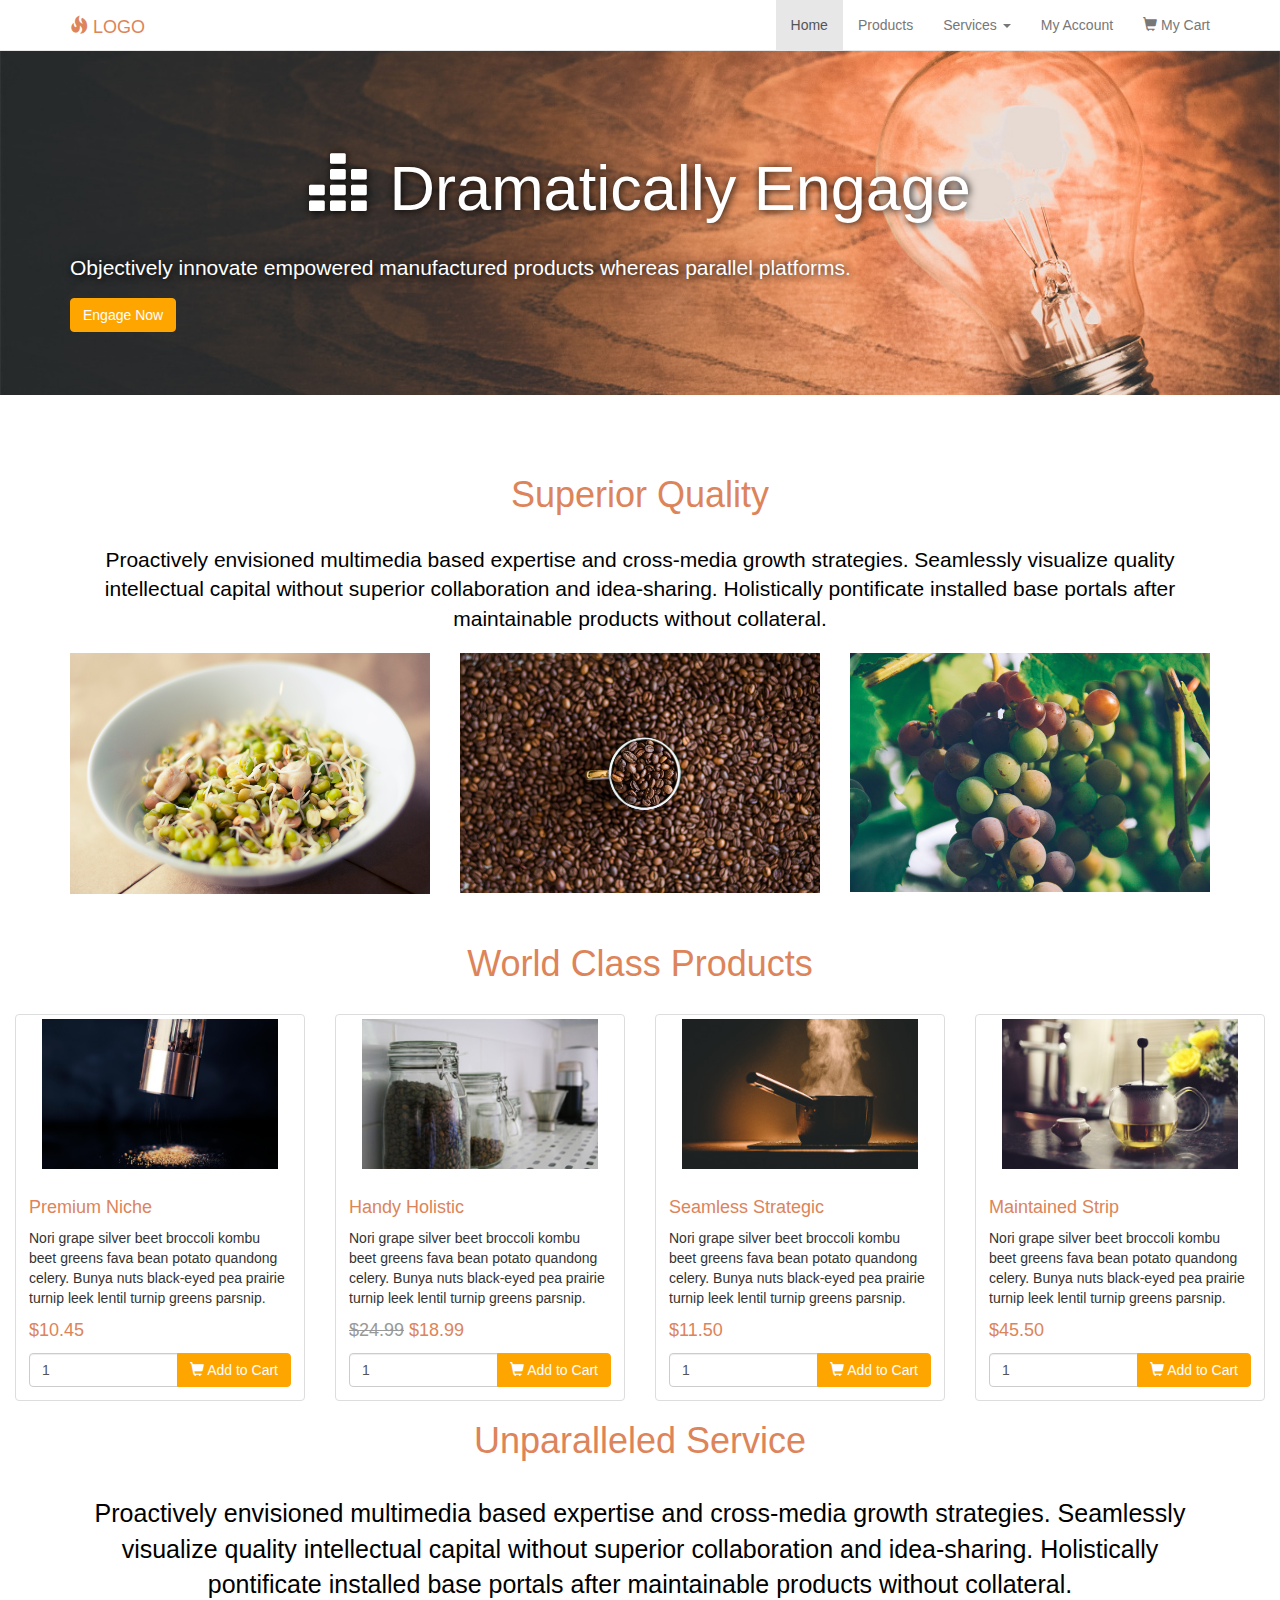
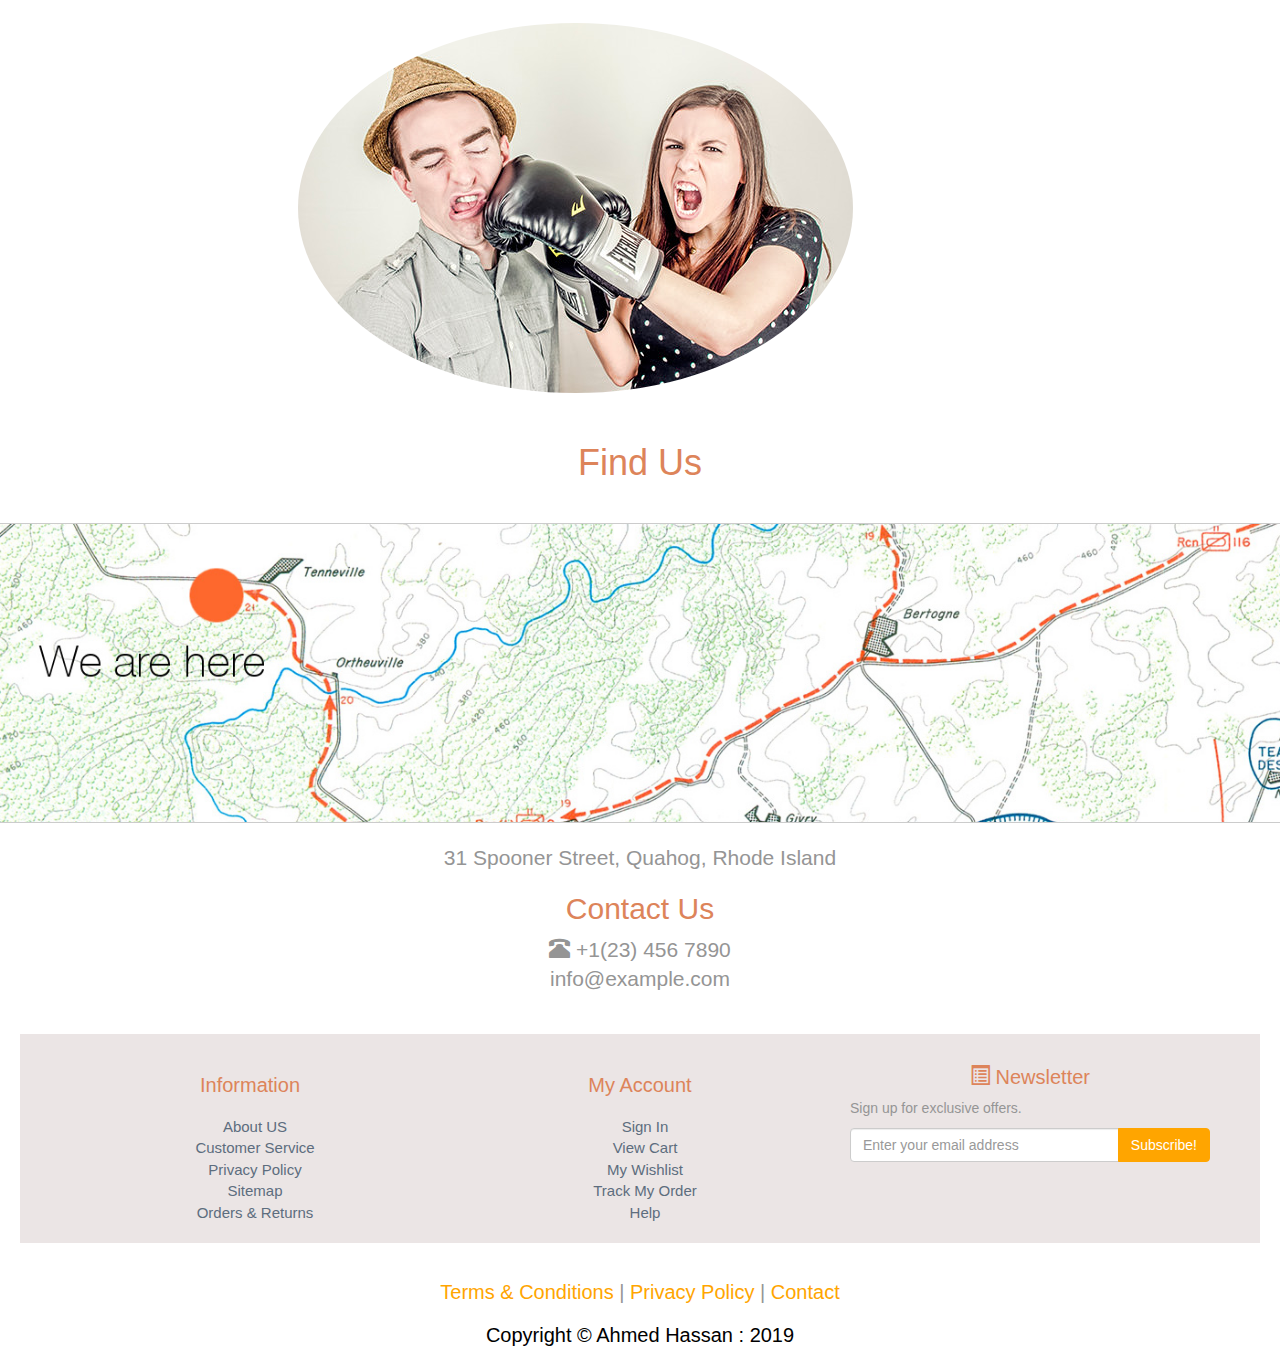
<file: business-1/boot-6.html>
<!DOCTYPE html>
<html lang="en">
<head>
    <meta charset="utf-8">
    <meta http-equiv="X-UA-Compatible" content="IE=edge">
    <meta name="viewport" content="width=device-width, initial-scale=1">
    <!-- The above 3 meta tags *must* come first in the head; any other head content must come *after* these tags -->

    <title>First-App</title>

    
    <link href="css/bootstrap.min.css" rel="stylesheet">

    
    <link href="css/custom.css" rel="stylesheet">
    <link href="css/query.css" rel="stylesheet">

    
</head>
<body>
	    <!-- Navigation -->
    <nav class="navbar navbar-default navbar-fixed-top" role="navigation">
        <div class="container">
            <!-- Logo and responsive toggle -->
            <div class="navbar-header">
                <button type="button" class="navbar-toggle" data-toggle="collapse" data-target="#navbar">
                    <span class="sr-only">Toggle navigation</span>
                    <span class="icon-bar"></span>
                    <span class="icon-bar"></span>
                    <span class="icon-bar"></span>
                </button>
                <a class="navbar-brand" href="#">
                	<span class="glyphicon glyphicon-fire"></span> 
                	LOGO
                </a>
            </div>
            <!-- Navbar links -->
            <div class="collapse navbar-collapse" id="navbar">
                <ul class="nav navbar-nav navbar-right">
                    <li class="active">
                        <a href="#">Home</a>
                    </li>
                    <li>
                        <a href="#">Products</a>
                    </li>
					<li class="dropdown">
						<a href="#" class="dropdown-toggle" data-toggle="dropdown" role="button" aria-haspopup="true" aria-expanded="false">Services <span class="caret"></span></a>
						<ul class="dropdown-menu" aria-labelledby="about-us">
							<li><a href="#">Engage</a></li>
							<li><a href="#">Pontificate</a></li>
							<li><a href="#">Synergize</a></li>
						</ul>
					</li>
                    <li>
                        <a href="#">My Account</a>
                    </li>
                    <li>
                        <a href="#"><span class="glyphicon glyphicon-shopping-cart"></span> My Cart</a>
                    </li>
                </ul>
            </div><!-- /.navbar-collapse -->
        </div><!-- /.container -->
    </nav>


	<!-- Feature -->
	<div class="jumbotron feature">
		<div class="container">
			<h1><span class="glyphicon glyphicon-equalizer"></span> Dramatically Engage</h1>
			<p>Objectively innovate empowered manufactured products whereas parallel platforms.</p>
			<p><a class="btn btn-primary" href="#">Engage Now</a></p>
		</div>
	</div>


    <!-- Heading -->
    <div class="container">
        <div class="row">
            <div class="col-xs-12">
                <h1 class="text-center">Superior Quality</h1>
                <p class="lead text-center Pa">Proactively envisioned multimedia based expertise and cross-media growth strategies. Seamlessly visualize quality intellectual capital without superior collaboration and idea-sharing. Holistically pontificate installed base portals after maintainable products without collateral.</p>
            </div>
        </div>
    </div>
	
	
	<div class="container">
	<div class="row">
		<div class="col-lg-4">
			<img src="images/mung_beans.jpg" class="images">
			</div>
			
			<div class="col-lg-4">
				<img src="images/coffee_beans_1.jpg" class="images">

			</div>
			<div class="col-lg-4">
				<img src="images/grapes.jpg" class="images">
			
			</div>
	</div>
	</div>
			<!-- Product 1 -->
			<h1>World Class Products</h1>
			<div class="col-sm-6 col-md-3">
				<div class="thumbnail featured-product">
					<a href="#">
						<img src="images/pepper.jpg" alt="">
					</a>
					<div class="caption">
						<h3>Premium Niche</h3>
						<p>Nori grape silver beet broccoli kombu beet greens fava bean potato quandong celery. Bunya nuts black-eyed pea prairie turnip leek lentil turnip greens parsnip.</p>
						<p class="price">$10.45</p>

						<!-- Input Group -->
						<div class="input-group">
							<input type="number" class="form-control" value="1">
							<span class="input-group-btn">
								<button class="btn btn-primary" type="button">
									<span class="glyphicon glyphicon-shopping-cart" aria-hidden="true"></span> 
									Add to Cart
								</button>
							</span>
						</div>
					</div>
				</div>
			</div>
			<div class="col-sm-6 col-md-3">
				<div class="thumbnail featured-product">
					<a href="#">
						<img src="images/jars.jpg" alt="">
					</a>
					<div class="caption">
						<h3>Handy Holistic</h3>
						<p>Nori grape silver beet broccoli kombu beet greens fava bean potato quandong celery. Bunya nuts black-eyed pea prairie turnip leek lentil turnip greens parsnip.</p>
						<p class="price"><s>$24.99</s> $18.99</p>

						<!-- Input Group -->
						<div class="input-group">
							<input type="number" class="form-control" value="1">
							<span class="input-group-btn">
								<button class="btn btn-primary" type="button">
									<span class="glyphicon glyphicon-shopping-cart" aria-hidden="true"></span> 
									Add to Cart
								</button>
							</span>
						</div>
					</div>
				</div>
			</div>
			<div class="col-sm-6 col-md-3">
				<div class="thumbnail featured-product">
					<a href="#">
						<img src="images/pot.jpg" alt="">
					</a>
					<div class="caption">
						<h3>Seamless Strategic</h3>
						<p>Nori grape silver beet broccoli kombu beet greens fava bean potato quandong celery. Bunya nuts black-eyed pea prairie turnip leek lentil turnip greens parsnip.</p>
						<p class="price">$11.50</p>

						<!-- Input Group -->
						<div class="input-group">
							<input type="number" class="form-control" value="1">
							<span class="input-group-btn">
								<button class="btn btn-primary" type="button">
									<span class="glyphicon glyphicon-shopping-cart" aria-hidden="true"></span> 
									Add to Cart
								</button>
							</span>
						</div>
					</div>
				</div>
			</div>
			<div class="col-sm-6 col-md-3">
				<div class="thumbnail featured-product">
					<a href="#">
						<img src="images/teapot.jpg" alt="">
					</a>
					<div class="caption">
						<h3>Maintained Strip</h3>
						<p>Nori grape silver beet broccoli kombu beet greens fava bean potato quandong celery. Bunya nuts black-eyed pea prairie turnip leek lentil turnip greens parsnip.</p>
						<p class="price">$45.50</p>

						<!-- Input Group -->
						<div class="input-group">
							<input type="number" class="form-control" value="1">
							<span class="input-group-btn">
								<button class="btn btn-primary" type="button">
									<span class="glyphicon glyphicon-shopping-cart" aria-hidden="true"></span> 
									Add to Cart
								</button>
							</span>
						</div>
					</div>
				</div>
			</div>
	<!-- /.Service -->
	
	<div class="container">
		<div class="service">
			<h1 class="service1">Unparalleled Service</h1>
			<p class="paragraph">Proactively envisioned multimedia based expertise and cross-media growth strategies. Seamlessly visualize quality intellectual capital without superior collaboration and idea-sharing. Holistically pontificate installed base portals after maintainable products without collateral.</p>
			<img src="images/service.jpg" class="img1">
		</div>
		
	</div>
	
		<h1 class="text-center">Find Us</h1>
		<!-- Map -->
		<div class="footer-map"></div>	
			
			<div class="container">
				<div class="row">
					<div class="col-sm-12 footer-info-item text-center">
						<p class="lead">
							31 Spooner Street, Quahog, Rhode Island
						</p>
						<h2>Contact Us</h2>
						<p class="lead"><span class="glyphicon glyphicon-phone-alt"></span> +1(23) 456 7890<br>
						info@example.com</p>
					</div>
				</div>
			</div>
    <div class="section">
	<div class="container">
	  <div class="row">
		<div class="col-lg-4">
			<h4 style="padding:10px ;font-size:20px">Information</h4>
			<a href="#" class="Link">About US</a>
				<a href="#" class="Link">Customer Service</a>
					<a href="#" class="Link">Privacy Policy</a>
						<a href="#" class="Link">Sitemap</a>
						<a href="#" class="Link">Orders & Returns</a>
		</div>
		<div class="col-lg-4">
			<h4 style="padding:10px;font-size:20px">My Account</h4>
				<a href="#" class="Link">Sign In</a>
					<a href="#" class="Link">View Cart</a>
						<a href="#" class="Link">My Wishlist</a>
						<a href="#" class="Link">Track My Order</a>
						<a href="#" class="Link">Help</a>
		</div>
		<div class="col-lg-4">
			
						<h4 style="font-size:20px"><span class="glyphicon glyphicon-list-alt"></span> Newsletter</h4>
						<p>Sign up for exclusive offers.</p>
						<div class="input-group">
							<input type="email" class="form-control" placeholder="Enter your email address">
							<span class="input-group-btn">
								<button class="btn btn-primary" type="button">
									Subscribe!
								</button>
							</span>
						</div>
					</div>
				</div><!-- /.row -->
			</div><!-- /.container -->
        </div>
	   <!-- Copyright etc -->
        <div class="small-print">
        	<div class="container">
        		<p style="text-align:center;margin-top:15px ; font-size:20px"><a href="#">Terms &amp; Conditions</a> | <a href="#">Privacy Policy</a> | <a href="#">Contact</a></p>
        		<p style="text-align:center;margin-top:15px ; font-size:20px ;color:black">Copyright &copy; Ahmed Hassan : 2019 </p>
        	</div>
        </div>
	
	

	
</body>
</file>
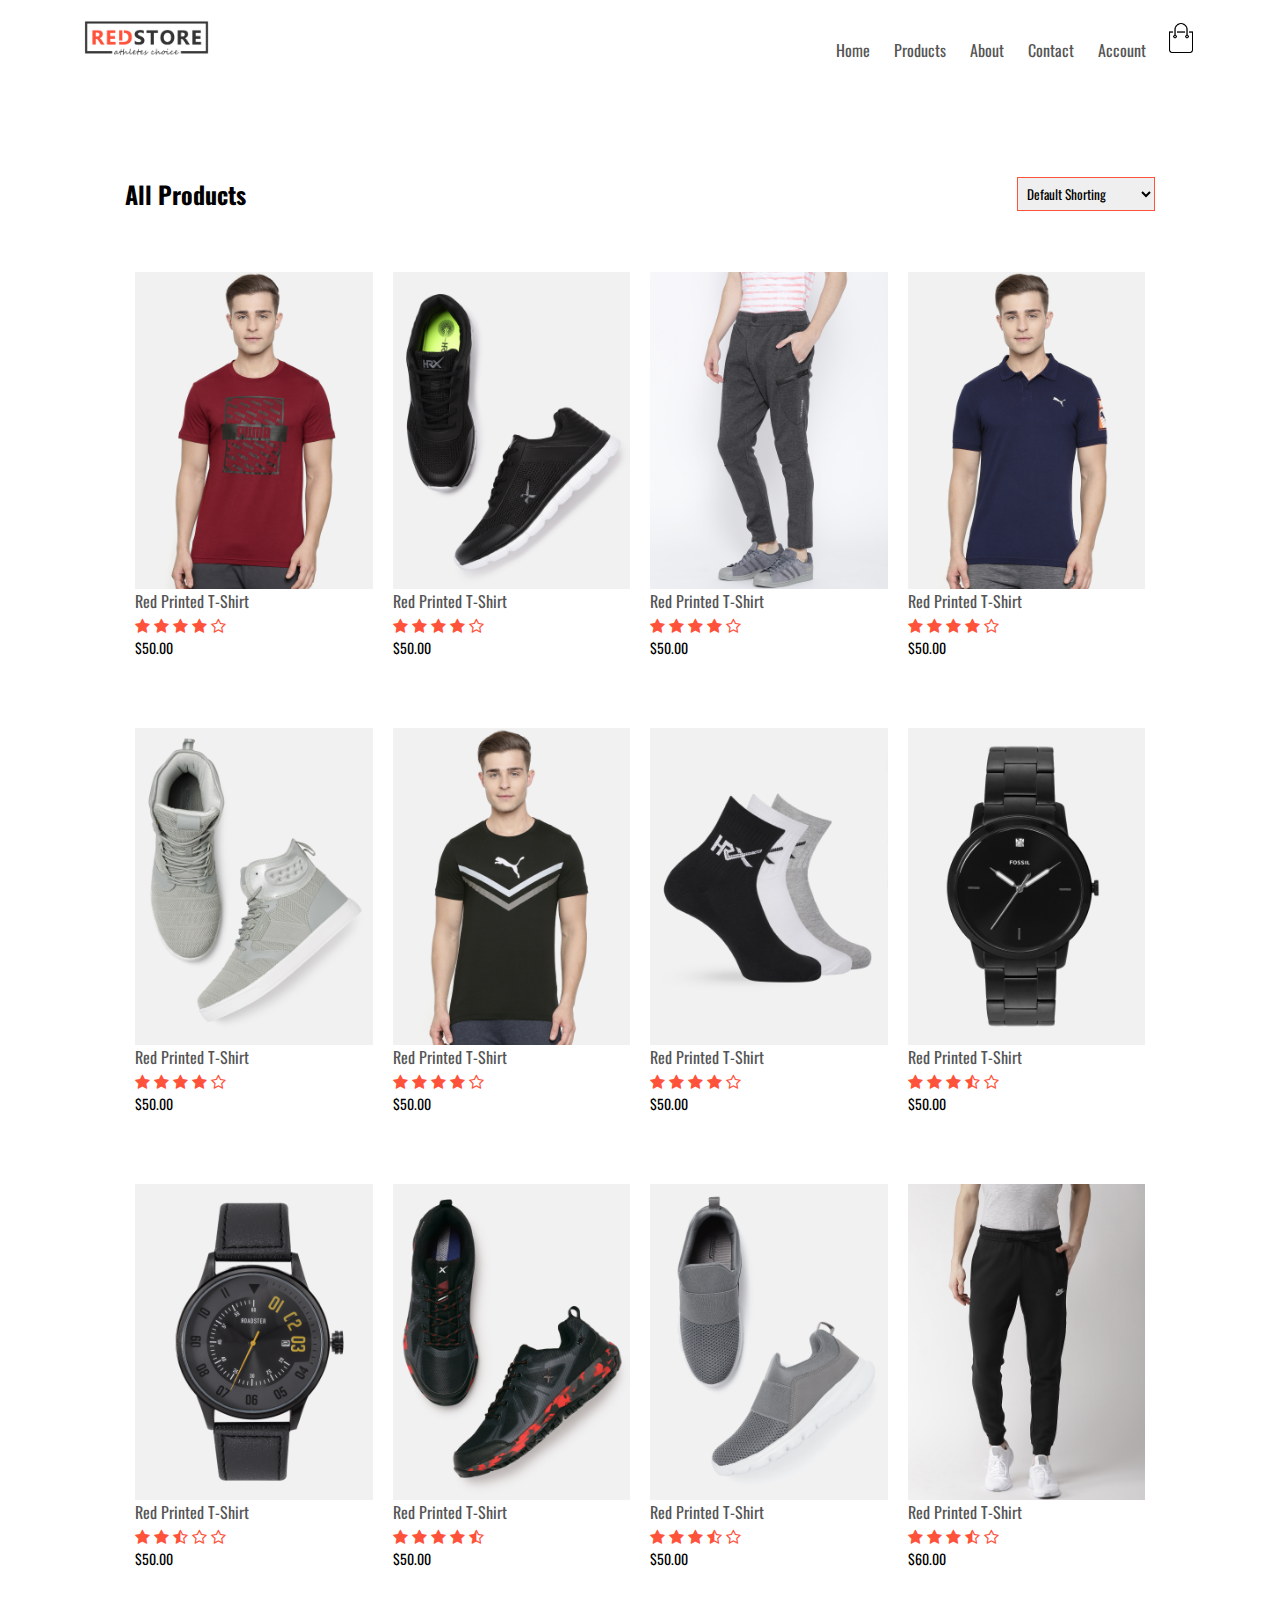
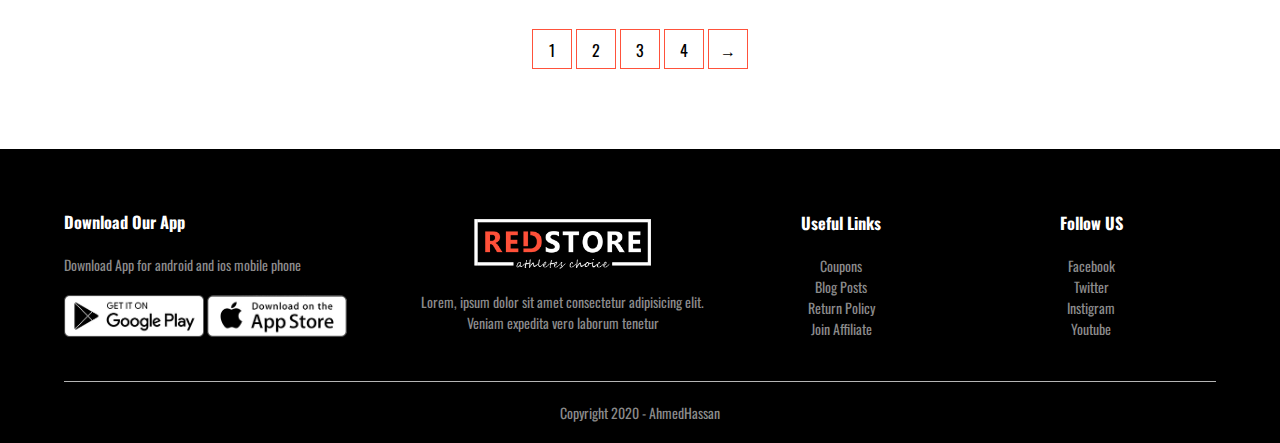
<file: Ecommerace/test.html>
<html>
    <header>
        <meta charset="UTF-8">
        <meta name="viewport" content="width=device-width, initial-scale=1.0">
        <meta http-equiv="X-UA-Compatible" content="ie=edge">
        <link href="https://fonts.googleapis.com/css?family=Oswald&display=swap" rel="stylesheet">
        <link rel="stylesheet" href="css/style.css">
        <link rel="stylesheet" href="css/query.css">
        <link rel="stylesheet" href="https://cdnjs.cloudflare.com/ajax/libs/font-awesome/4.7.0/css/font-awesome.min.css">
        <link rel="icon" href="image/logo.png" type="image/x-icon">
        
        <title>Home Page</title>
    </header>
    <body>

        <!-- shtart code for header -->

            <div class="container">
                <div class="navbar">
                    <div class="logo">
                        <img src="image/logo.png" width="125px">
                    </div>
                    <nav>
                        <ul id="MenuItem"> 
                            <li><a href="">Home</a></li>
                            <li><a href="">Products</a></li>
                            <li><a href="">About</a></li>
                            <li><a href="">Contact</a></li>
                            <li><a href="">Account</a></li>
                        </ul>
                        
                    </nav>
                    <img src="image/cart.png" width="30px" height="30px">
                    <img src="image/menu.png"  class="menu-icon" onclick="menutoggle()">
                </div>

            </div>




        <!-- start code for products  -->

        <div class="small-container">
            <div class="row row-2">
                <h2>All Products</h2>
                <select>
                    <option>Default Shorting</option>
                    <option>Shorting by price</option>
                    <option>Shorting by popularity</option>
                    <option>Shorting by rating</option>
                    <option>Shorting by sale</option>
                </select>
            </div>
            <div class="row">
                <div class="col-4">
                    <img src="image/product-1.jpg">
                    <h4>Red Printed T-Shirt</h4>
                    <div class="rating">
                        <i class="fa fa-star"></i>
                        <i class="fa fa-star"></i>
                        <i class="fa fa-star"></i>
                        <i class="fa fa-star"></i>
                        <i class="fa fa-star-o"></i>
                    </div>
                    <p>$50.00</p>
                </div>
                <div class="col-4">
                    <img src="image/product-2.jpg">
                    <h4>Red Printed T-Shirt</h4>
                    <div class="rating">
                        <i class="fa fa-star"></i>
                        <i class="fa fa-star"></i>
                        <i class="fa fa-star"></i>
                        <i class="fa fa-star"></i>
                        <i class="fa fa-star-o"></i>
                    </div>
                    <p>$50.00</p>
                </div>
                <div class="col-4">
                    <img src="image/product-3.jpg">
                    <h4>Red Printed T-Shirt</h4>
                    <div class="rating">
                        <i class="fa fa-star"></i>
                        <i class="fa fa-star"></i>
                        <i class="fa fa-star"></i>
                        <i class="fa fa-star"></i>
                        <i class="fa fa-star-o"></i>
                    </div>
                    <p>$50.00</p>
                </div>
                <div class="col-4">
                    <img src="image/product-4.jpg">
                    <h4>Red Printed T-Shirt</h4>
                    <div class="rating">
                        <i class="fa fa-star"></i>
                        <i class="fa fa-star"></i>
                        <i class="fa fa-star"></i>
                        <i class="fa fa-star"></i>
                        <i class="fa fa-star-o"></i>
                    </div>
                    <p>$50.00</p>
                </div>
                <div class="col-4">
                    <img src="image/product-5.jpg">
                    <h4>Red Printed T-Shirt</h4>
                    <div class="rating">
                        <i class="fa fa-star"></i>
                        <i class="fa fa-star"></i>
                        <i class="fa fa-star"></i>
                        <i class="fa fa-star"></i>
                        <i class="fa fa-star-o"></i>
                    </div>
                    <p>$50.00</p>
                </div>
                <div class="col-4">
                    <img src="image/product-6.jpg">
                    <h4>Red Printed T-Shirt</h4>
                    <div class="rating">
                        <i class="fa fa-star"></i>
                        <i class="fa fa-star"></i>
                        <i class="fa fa-star"></i>
                        <i class="fa fa-star"></i>
                        <i class="fa fa-star-o"></i>
                    </div>
                    <p>$50.00</p>
                </div>
                <div class="col-4">
                    <img src="image/product-7.jpg">
                    <h4>Red Printed T-Shirt</h4>
                    <div class="rating">
                        <i class="fa fa-star"></i>
                        <i class="fa fa-star"></i>
                        <i class="fa fa-star"></i>
                        <i class="fa fa-star"></i>
                        <i class="fa fa-star-o"></i>
                    </div>
                    <p>$50.00</p>
                </div>
                <div class="col-4">
                    <img src="image/product-8.jpg">
                    <h4>Red Printed T-Shirt</h4>
                    <div class="rating">
                        <i class="fa fa-star"></i>
                        <i class="fa fa-star"></i>
                        <i class="fa fa-star"></i>
                        <i class="fa fa-star-half-o"></i>
                        <i class="fa fa-star-o"></i>
                    </div>
                    <p>$50.00</p>
                </div>
                <div class="col-4">
                    <img src="image/product-9.jpg">
                    <h4>Red Printed T-Shirt</h4>
                    <div class="rating">
                        <i class="fa fa-star"></i>
                        <i class="fa fa-star"></i>
                        <i class="fa fa-star-half-o"></i>
                        <i class="fa fa-star-o"></i>
                        <i class="fa fa-star-o"></i>
                    </div>
                    <p>$50.00</p>
                </div>
                <div class="col-4">
                    <img src="image/product-10.jpg">
                    <h4>Red Printed T-Shirt</h4>
                    <div class="rating">
                        <i class="fa fa-star"></i>
                        <i class="fa fa-star"></i>
                        <i class="fa fa-star"></i>
                        <i class="fa fa-star"></i>
                        <i class="fa fa-star-half-o"></i>
                    </div>
                    <p>$50.00</p>
                </div>
                <div class="col-4">
                    <img src="image/product-11.jpg">
                    <h4>Red Printed T-Shirt</h4>
                    <div class="rating">
                        <i class="fa fa-star"></i>
                        <i class="fa fa-star"></i>
                        <i class="fa fa-star"></i>
                        <i class="fa fa-star-half-o"></i>
                        <i class="fa fa-star-o"></i>
                    </div>
                    <p>$50.00</p>
                </div>
                <div class="col-4">
                    <img src="image/product-12.jpg">
                    <h4>Red Printed T-Shirt</h4>
                    <div class="rating">
                        <i class="fa fa-star"></i>
                        <i class="fa fa-star"></i>
                        <i class="fa fa-star"></i>
                        <i class="fa fa-star-half-o"></i>
                        <i class="fa fa-star-o"></i>
                    </div>
                    <p>$60.00</p>
                </div>
                <div class="page-ptn">
                    <span>1</span>
                    <span>2</span>
                    <span>3</span>
                    <span>4</span>
                    <span>&#8594;</span>
                </div>
            </div>
            
            
        </div>
        <!-- end products  -->



        <!-- start code for footer  -->

        <div class="footer">
            <div class="container">
                <div class="row">
                    <div class="footer-col-1">
                        <h3>Download Our App</h3>
                        <p>Download App for android and ios mobile phone</p>
                        <div class="app-logo">
                            <img src="image/play-store.png">
                            <img src="image/app-store.png">
                        </div>
                    </div>
                    <div class="footer-col-2">
                        <img src="image/logo-white.png">
                        <p>Lorem, ipsum dolor sit amet consectetur adipisicing elit. Veniam expedita vero laborum tenetur</p>
                    </div>
                    <div class="footer-col-3">
                        <h3>Useful Links</h3>
                        <ul>
                            <li>Coupons</li>
                            <li>Blog Posts</li>
                            <li>Return Policy</li>
                            <li>Join Affiliate</li>
                        </ul>
                    </div>
                    <div class="footer-col-4">
                        <h3>Follow US</h3>
                        <ul>
                            <li>Facebook</li>
                            <li>Twitter</li>
                            <li>Instigram</li>
                            <li>Youtube</li>
                        </ul>
                    </div>
                </div>
                <hr>
            <p class="copyright">Copyright 2020 - AhmedHassan</p>
            </div>
        </div>


        <!-- end footer -->


        <!-- link js -->
        <script src="js/menu.js"></script>
    </body>
</html>
</file>
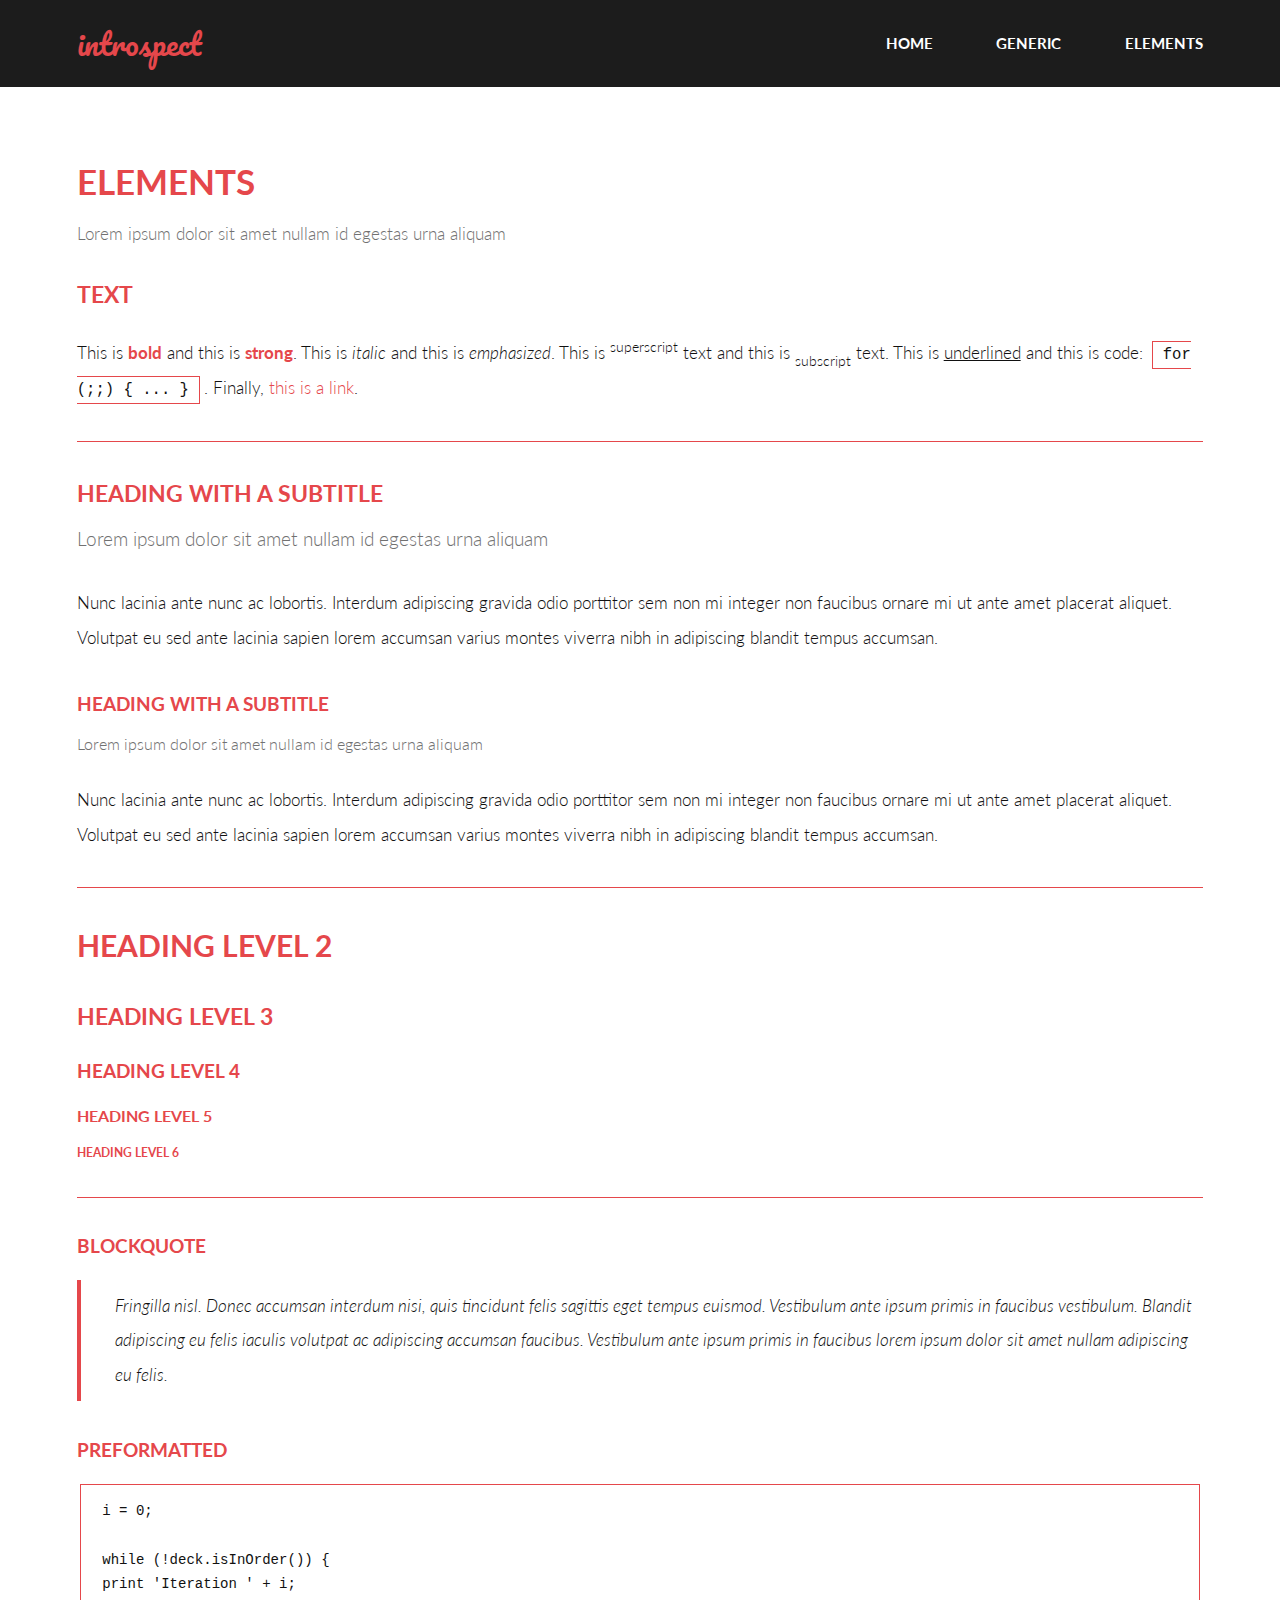
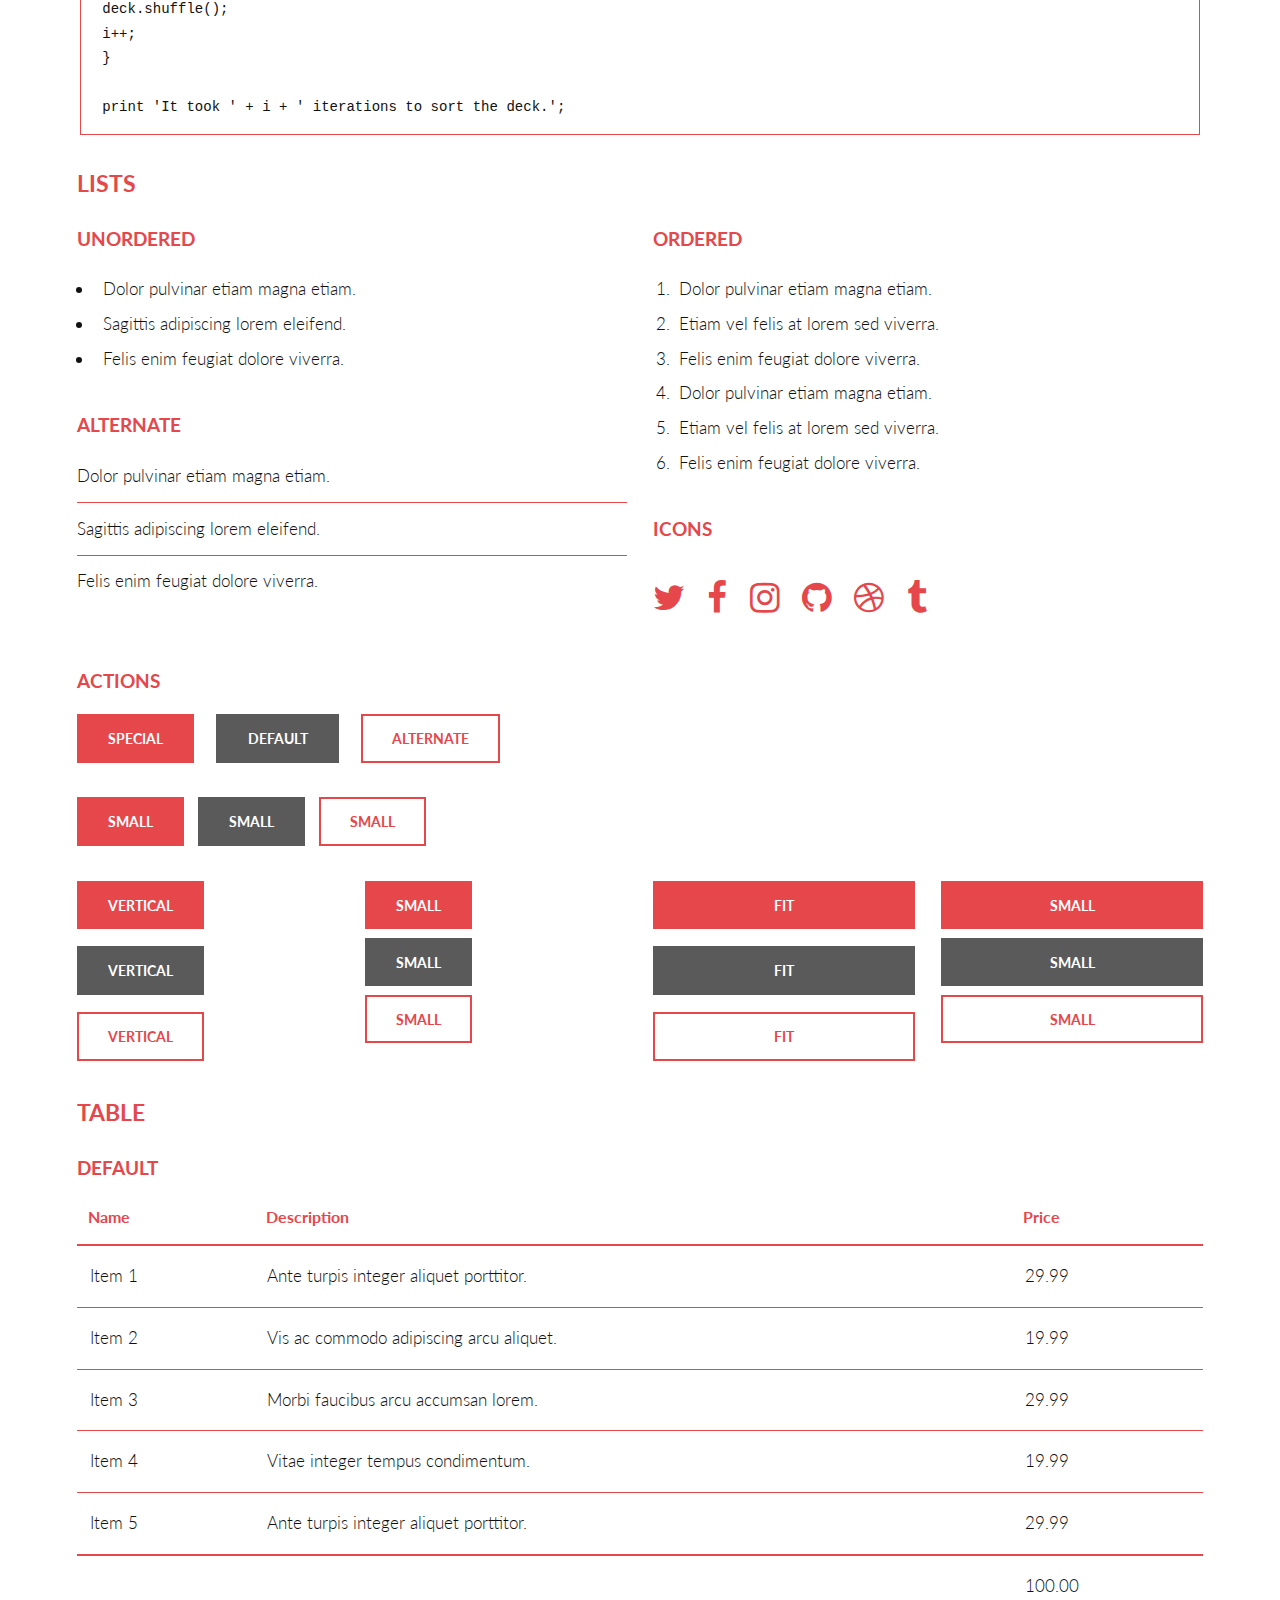
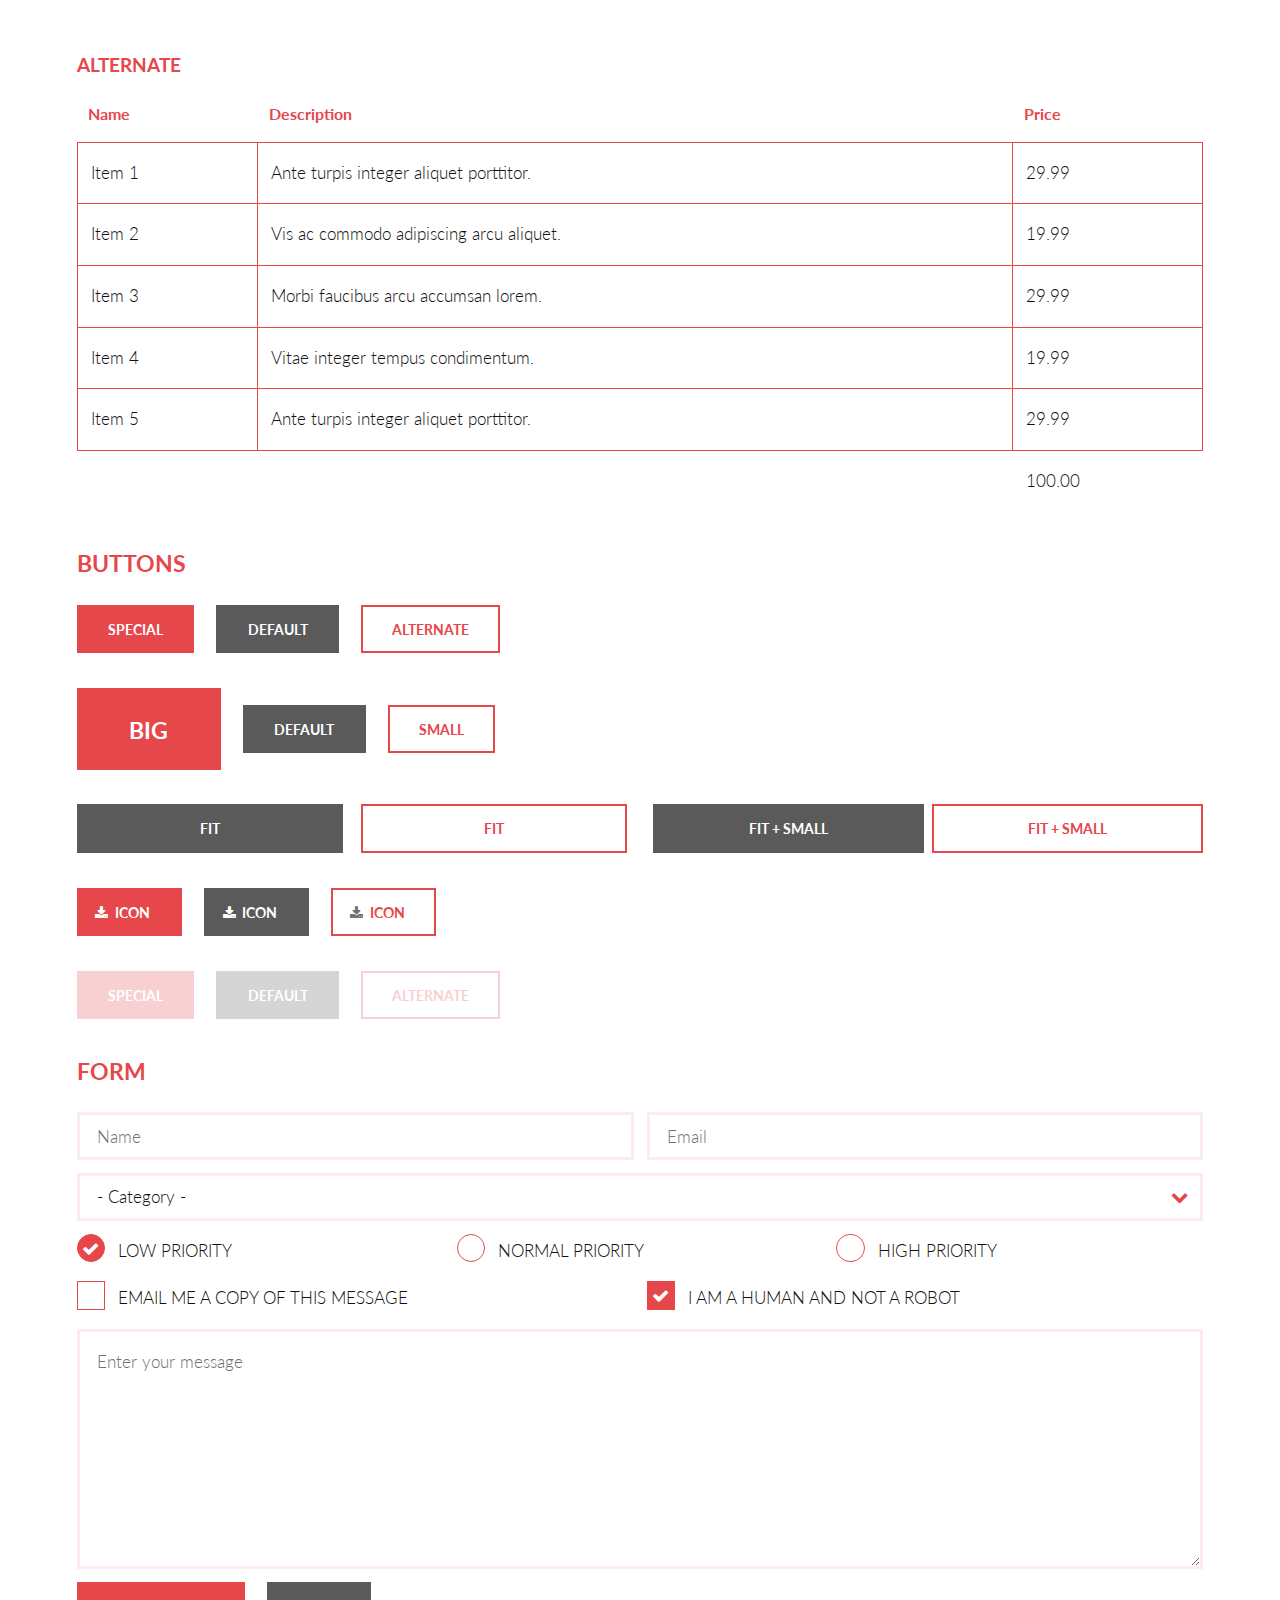
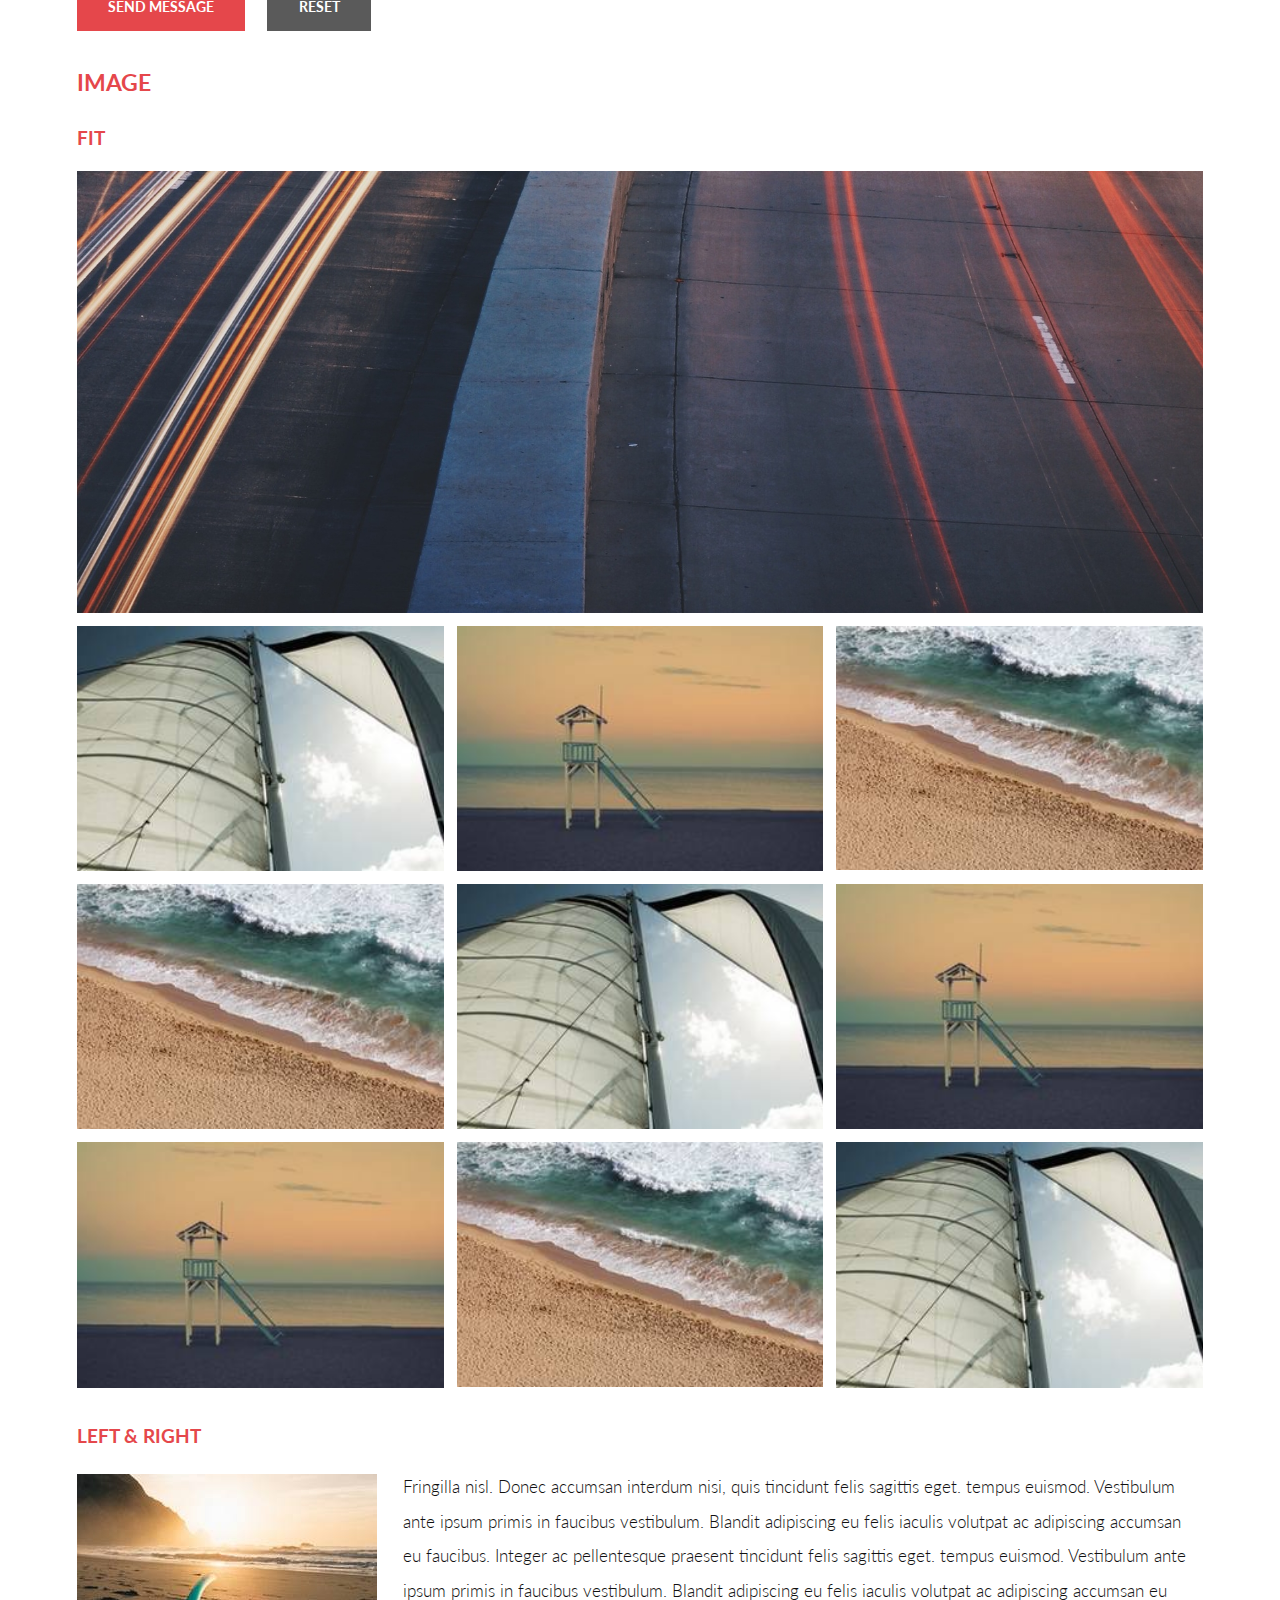
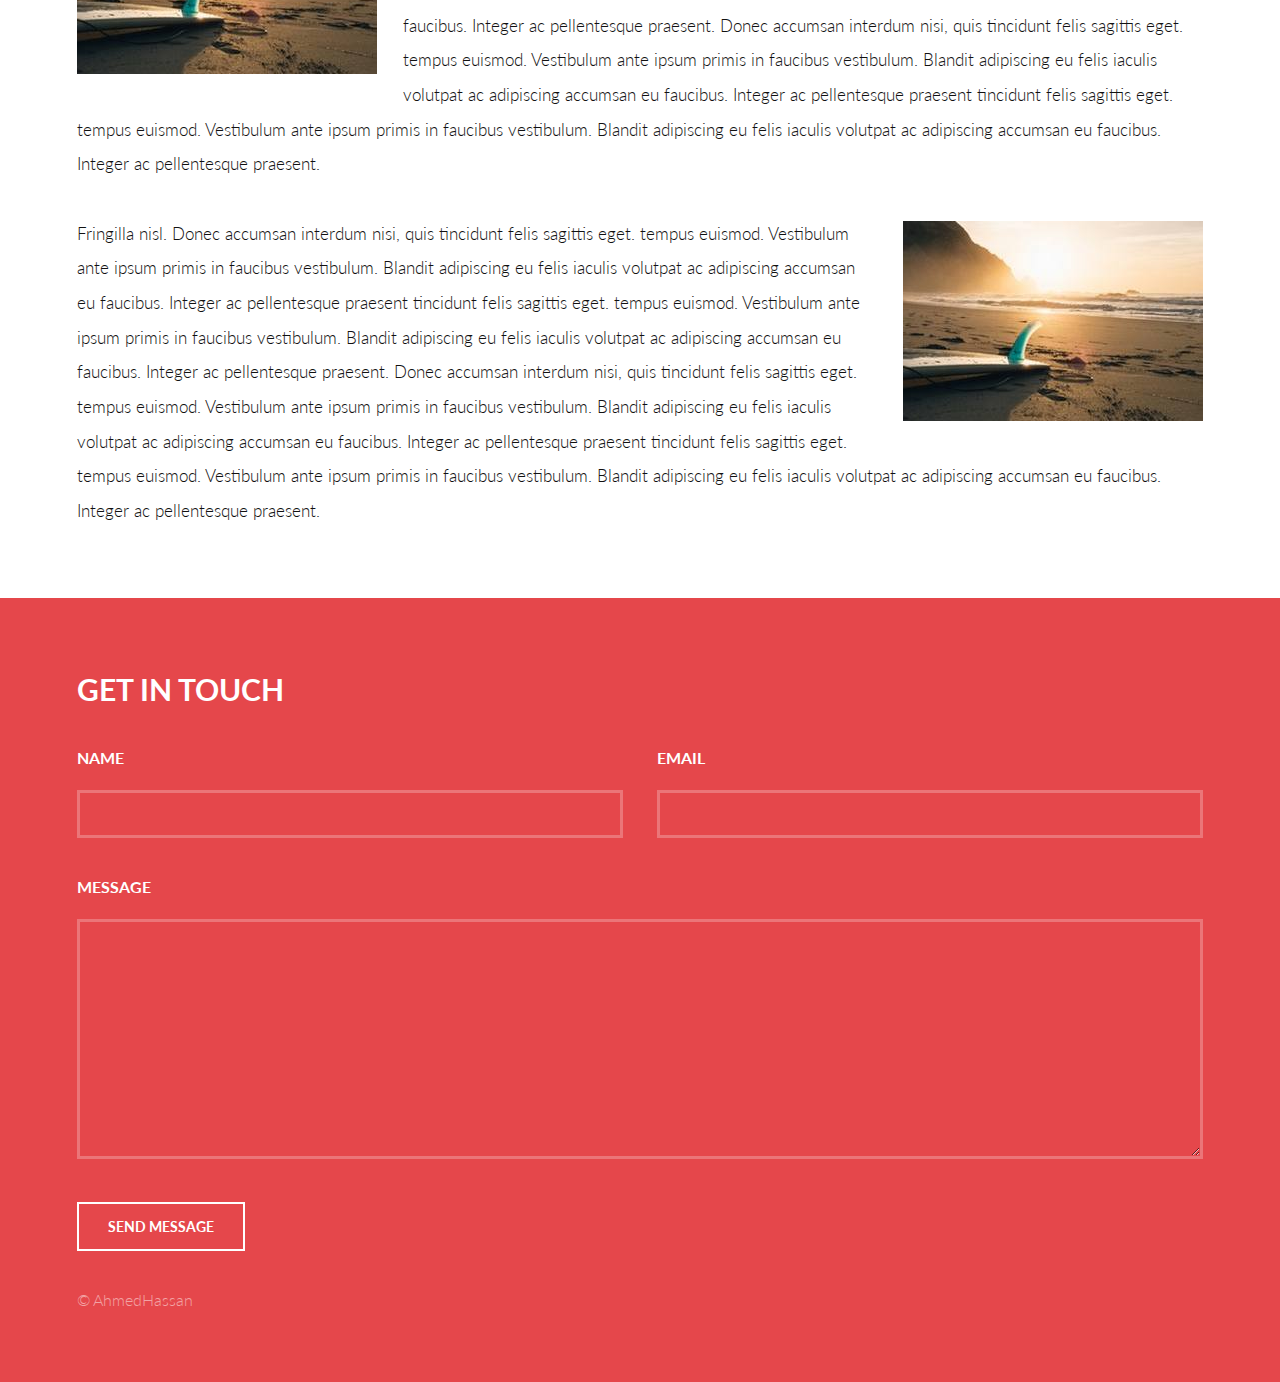
<file: introspect/elements.html>
<!DOCTYPE HTML>
<html>
	<head>
		<title>Practice aatample</title>
		<meta charset="utf-8" />
		<meta name="viewport" content="width=device-width, initial-scale=1, user-scalable=no" />
		<link rel="stylesheet" href="assets/css/main.css" />
	</head>
	<body>

		<!-- Header -->
			<header id="header">
				<div class="inner">
					<a href="index.html" class="logo">introspect</a>
					<nav id="nav">
						<a href="index.html">Home</a>
						<a href="generic.html">Generic</a>
						<a href="elements.html">Elements</a>
					</nav>
				</div>
			</header>
			<a href="#menu" class="navPanelToggle"><span class="fa fa-bars"></span></a>

		<!-- Main -->
			<section id="main">
				<div class="inner">
					<header class="major special">
						<h1>Elements</h1>
						<p>Lorem ipsum dolor sit amet nullam id egestas urna aliquam</p>
					</header>

					<!-- Text -->
						<section>
							<h3>Text</h3>
							<p>This is <b>bold</b> and this is <strong>strong</strong>. This is <i>italic</i> and this is <em>emphasized</em>.
							This is <sup>superscript</sup> text and this is <sub>subscript</sub> text.
							This is <u>underlined</u> and this is code: <code>for (;;) { ... }</code>. Finally, <a href="#">this is a link</a>.</p>

							<hr />

							<header>
								<h3>Heading with a Subtitle</h3>
								<p>Lorem ipsum dolor sit amet nullam id egestas urna aliquam</p>
							</header>
							<p>Nunc lacinia ante nunc ac lobortis. Interdum adipiscing gravida odio porttitor sem non mi integer non faucibus ornare mi ut ante amet placerat aliquet. Volutpat eu sed ante lacinia sapien lorem accumsan varius montes viverra nibh in adipiscing blandit tempus accumsan.</p>
							<header>
								<h4>Heading with a Subtitle</h4>
								<p>Lorem ipsum dolor sit amet nullam id egestas urna aliquam</p>
							</header>
							<p>Nunc lacinia ante nunc ac lobortis. Interdum adipiscing gravida odio porttitor sem non mi integer non faucibus ornare mi ut ante amet placerat aliquet. Volutpat eu sed ante lacinia sapien lorem accumsan varius montes viverra nibh in adipiscing blandit tempus accumsan.</p>

							<hr />

							<h2>Heading Level 2</h2>
							<h3>Heading Level 3</h3>
							<h4>Heading Level 4</h4>
							<h5>Heading Level 5</h5>
							<h6>Heading Level 6</h6>

							<hr />

							<h4>Blockquote</h4>
							<blockquote>Fringilla nisl. Donec accumsan interdum nisi, quis tincidunt felis sagittis eget tempus euismod. Vestibulum ante ipsum primis in faucibus vestibulum. Blandit adipiscing eu felis iaculis volutpat ac adipiscing accumsan faucibus. Vestibulum ante ipsum primis in faucibus lorem ipsum dolor sit amet nullam adipiscing eu felis.</blockquote>

							<h4>Preformatted</h4>
							<pre><code>i = 0;

while (!deck.isInOrder()) {
print 'Iteration ' + i;
deck.shuffle();
i++;
}

print 'It took ' + i + ' iterations to sort the deck.';</code></pre>
						</section>

					<!-- Lists -->
						<section>
							<h3>Lists</h3>
							<div class="row">
								<div class="6u 12u$(xsmall)">

									<h4>Unordered</h4>
									<ul>
										<li>Dolor pulvinar etiam magna etiam.</li>
										<li>Sagittis adipiscing lorem eleifend.</li>
										<li>Felis enim feugiat dolore viverra.</li>
									</ul>

									<h4>Alternate</h4>
									<ul class="alt">
										<li>Dolor pulvinar etiam magna etiam.</li>
										<li>Sagittis adipiscing lorem eleifend.</li>
										<li>Felis enim feugiat dolore viverra.</li>
									</ul>

								</div>
								<div class="6u$ 12u$(xsmall)">

									<h4>Ordered</h4>
									<ol>
										<li>Dolor pulvinar etiam magna etiam.</li>
										<li>Etiam vel felis at lorem sed viverra.</li>
										<li>Felis enim feugiat dolore viverra.</li>
										<li>Dolor pulvinar etiam magna etiam.</li>
										<li>Etiam vel felis at lorem sed viverra.</li>
										<li>Felis enim feugiat dolore viverra.</li>
									</ol>

									<h4>Icons</h4>
									<ul class="icons">
										<li><a href="#" class="icon fa-twitter"><span class="label">Twitter</span></a></li>
										<li><a href="#" class="icon fa-facebook"><span class="label">Facebook</span></a></li>
										<li><a href="#" class="icon fa-instagram"><span class="label">Instagram</span></a></li>
										<li><a href="#" class="icon fa-github"><span class="label">Github</span></a></li>
										<li><a href="#" class="icon fa-dribbble"><span class="label">Dribbble</span></a></li>
										<li><a href="#" class="icon fa-tumblr"><span class="label">Tumblr</span></a></li>
									</ul>

								</div>
							</div>

							<h4>Actions</h4>
							<ul class="actions">
								<li><a href="#" class="button special">Special</a></li>
								<li><a href="#" class="button">Default</a></li>
								<li><a href="#" class="button alt">Alternate</a></li>
							</ul>
							<ul class="actions small">
								<li><a href="#" class="button special small">Small</a></li>
								<li><a href="#" class="button small">Small</a></li>
								<li><a href="#" class="button alt small">Small</a></li>
							</ul>
							<div class="row">
								<div class="3u 6u(small) 12u$(xsmall)">
									<ul class="actions vertical">
										<li><a href="#" class="button special">Vertical</a></li>
										<li><a href="#" class="button">Vertical</a></li>
										<li><a href="#" class="button alt">Vertical</a></li>
									</ul>
								</div>
								<div class="3u 6u$(small) 12u$(xsmall)">
									<ul class="actions vertical small">
										<li><a href="#" class="button special small">Small</a></li>
										<li><a href="#" class="button small">Small</a></li>
										<li><a href="#" class="button alt small">Small</a></li>
									</ul>
								</div>
								<div class="3u 6u(small) 12u$(xsmall)">
									<ul class="actions vertical">
										<li><a href="#" class="button special fit">Fit</a></li>
										<li><a href="#" class="button fit">Fit</a></li>
										<li><a href="#" class="button alt fit">Fit</a></li>
									</ul>
								</div>
								<div class="3u$ 6u$(small) 12u$(xsmall)">
									<ul class="actions vertical small">
										<li><a href="#" class="button special small fit">Small</a></li>
										<li><a href="#" class="button small fit">Small</a></li>
										<li><a href="#" class="button alt small fit">Small</a></li>
									</ul>
								</div>
							</div>
						</section>

					<!-- Table -->
						<section>
							<h3>Table</h3>
							<h4>Default</h4>
							<div class="table-wrapper">
								<table>
									<thead>
										<tr>
											<th>Name</th>
											<th>Description</th>
											<th>Price</th>
										</tr>
									</thead>
									<tbody>
										<tr>
											<td>Item 1</td>
											<td>Ante turpis integer aliquet porttitor.</td>
											<td>29.99</td>
										</tr>
										<tr>
											<td>Item 2</td>
											<td>Vis ac commodo adipiscing arcu aliquet.</td>
											<td>19.99</td>
										</tr>
										<tr>
											<td>Item 3</td>
											<td> Morbi faucibus arcu accumsan lorem.</td>
											<td>29.99</td>
										</tr>
										<tr>
											<td>Item 4</td>
											<td>Vitae integer tempus condimentum.</td>
											<td>19.99</td>
										</tr>
										<tr>
											<td>Item 5</td>
											<td>Ante turpis integer aliquet porttitor.</td>
											<td>29.99</td>
										</tr>
									</tbody>
									<tfoot>
										<tr>
											<td colspan="2"></td>
											<td>100.00</td>
										</tr>
									</tfoot>
								</table>
							</div>
							<h4>Alternate</h4>
							<div class="table-wrapper">
								<table class="alt">
									<thead>
										<tr>
											<th>Name</th>
											<th>Description</th>
											<th>Price</th>
										</tr>
									</thead>
									<tbody>
										<tr>
											<td>Item 1</td>
											<td>Ante turpis integer aliquet porttitor.</td>
											<td>29.99</td>
										</tr>
										<tr>
											<td>Item 2</td>
											<td>Vis ac commodo adipiscing arcu aliquet.</td>
											<td>19.99</td>
										</tr>
										<tr>
											<td>Item 3</td>
											<td> Morbi faucibus arcu accumsan lorem.</td>
											<td>29.99</td>
										</tr>
										<tr>
											<td>Item 4</td>
											<td>Vitae integer tempus condimentum.</td>
											<td>19.99</td>
										</tr>
										<tr>
											<td>Item 5</td>
											<td>Ante turpis integer aliquet porttitor.</td>
											<td>29.99</td>
										</tr>
									</tbody>
									<tfoot>
										<tr>
											<td colspan="2"></td>
											<td>100.00</td>
										</tr>
									</tfoot>
								</table>
							</div>
						</section>

					<!-- Buttons -->
						<section>
							<h3>Buttons</h3>
							<ul class="actions">
								<li><a href="#" class="button special">Special</a></li>
								<li><a href="#" class="button">Default</a></li>
								<li><a href="#" class="button alt">Alternate</a></li>
							</ul>
							<ul class="actions">
								<li><a href="#" class="button special big">Big</a></li>
								<li><a href="#" class="button">Default</a></li>
								<li><a href="#" class="button alt small">Small</a></li>
							</ul>
							<div class="row">
								<div class="6u 12u$(xsmall)">
									<ul class="actions fit">
										<li><a href="#" class="button fit">Fit</a></li>
										<li><a href="#" class="button alt fit">Fit</a></li>
									</ul>
								</div>
								<div class="6u$ 12u$(xsmall)">
									<ul class="actions fit small">
										<li><a href="#" class="button fit small">Fit + Small</a></li>
										<li><a href="#" class="button alt fit small">Fit + Small</a></li>
									</ul>
								</div>
							</div>
							<ul class="actions">
								<li><a href="#" class="button special icon fa-download">Icon</a></li>
								<li><a href="#" class="button icon fa-download">Icon</a></li>
								<li><a href="#" class="button alt icon fa-download">Icon</a></li>
							</ul>
							<ul class="actions">
								<li><span class="button special disabled">Special</span></li>
								<li><span class="button disabled">Default</span></li>
								<li><span class="button alt disabled">Alternate</span></li>
							</ul>
						</section>

					<!-- Form -->
						<section>
							<h3>Form</h3>
							<form method="post" action="#">
								<div class="row uniform 50%">
									<div class="6u 12u$(xsmall)">
										<input type="text" name="demo-name" id="demo-name" value="" placeholder="Name" />
									</div>
									<div class="6u$ 12u$(xsmall)">
										<input type="email" name="demo-email" id="demo-email" value="" placeholder="Email" />
									</div>
									<div class="12u$">
										<div class="select-wrapper">
											<select name="demo-category" id="demo-category">
												<option value="">- Category -</option>
												<option value="1">Manufacturing</option>
												<option value="1">Shipping</option>
												<option value="1">Administration</option>
												<option value="1">Human Resources</option>
											</select>
										</div>
									</div>
									<div class="4u 12u$(xsmall)">
										<input type="radio" id="priority-low" name="priority" checked>
										<label for="priority-low">Low Priority</label>
									</div>
									<div class="4u 12u$(xsmall)">
										<input type="radio" id="priority-normal" name="priority">
										<label for="priority-normal">Normal Priority</label>
									</div>
									<div class="4u$ 12u$(xsmall)">
										<input type="radio" id="priority-high" name="priority">
										<label for="priority-high">High Priority</label>
									</div>
									<div class="6u 12u$(small)">
										<input type="checkbox" id="copy" name="copy">
										<label for="copy">Email me a copy of this message</label>
									</div>
									<div class="6u$ 12u$(small)">
										<input type="checkbox" id="human" name="human" checked>
										<label for="human">I am a human and not a robot</label>
									</div>
									<div class="12u$">
										<textarea name="demo-message" id="demo-message" placeholder="Enter your message" rows="6"></textarea>
									</div>
									<div class="12u$">
										<ul class="actions">
											<li><input type="submit" value="Send Message" class="special" /></li>
											<li><input type="reset" value="Reset" /></li>
										</ul>
									</div>
								</div>
							</form>
						</section>

					<!-- Image -->
						<section>
							<h3>Image</h3>
							<h4>Fit</h4>
							<div class="box alt">
								<div class="row 50% uniform">
									<div class="12u$"><span class="image fit"><img src="images/pic11.jpg" alt="" /></span></div>
									<div class="4u"><span class="image fit"><img src="images/pic03.jpg" alt="" /></span></div>
									<div class="4u"><span class="image fit"><img src="images/pic04.jpg" alt="" /></span></div>
									<div class="4u$"><span class="image fit"><img src="images/pic05.jpg" alt="" /></span></div>
									<div class="4u"><span class="image fit"><img src="images/pic05.jpg" alt="" /></span></div>
									<div class="4u"><span class="image fit"><img src="images/pic03.jpg" alt="" /></span></div>
									<div class="4u$"><span class="image fit"><img src="images/pic04.jpg" alt="" /></span></div>
									<div class="4u"><span class="image fit"><img src="images/pic04.jpg" alt="" /></span></div>
									<div class="4u"><span class="image fit"><img src="images/pic05.jpg" alt="" /></span></div>
									<div class="4u$"><span class="image fit"><img src="images/pic03.jpg" alt="" /></span></div>
								</div>
							</div>

							<h4>Left &amp; Right</h4>
							<p><span class="image left"><img src="images/pic06.jpg" alt="" /></span>Fringilla nisl. Donec accumsan interdum nisi, quis tincidunt felis sagittis eget. tempus euismod. Vestibulum ante ipsum primis in faucibus vestibulum. Blandit adipiscing eu felis iaculis volutpat ac adipiscing accumsan eu faucibus. Integer ac pellentesque praesent tincidunt felis sagittis eget. tempus euismod. Vestibulum ante ipsum primis in faucibus vestibulum. Blandit adipiscing eu felis iaculis volutpat ac adipiscing accumsan eu faucibus. Integer ac pellentesque praesent. Donec accumsan interdum nisi, quis tincidunt felis sagittis eget. tempus euismod. Vestibulum ante ipsum primis in faucibus vestibulum. Blandit adipiscing eu felis iaculis volutpat ac adipiscing accumsan eu faucibus. Integer ac pellentesque praesent tincidunt felis sagittis eget. tempus euismod. Vestibulum ante ipsum primis in faucibus vestibulum. Blandit adipiscing eu felis iaculis volutpat ac adipiscing accumsan eu faucibus. Integer ac pellentesque praesent.</p>
							<p><span class="image right"><img src="images/pic06.jpg" alt="" /></span>Fringilla nisl. Donec accumsan interdum nisi, quis tincidunt felis sagittis eget. tempus euismod. Vestibulum ante ipsum primis in faucibus vestibulum. Blandit adipiscing eu felis iaculis volutpat ac adipiscing accumsan eu faucibus. Integer ac pellentesque praesent tincidunt felis sagittis eget. tempus euismod. Vestibulum ante ipsum primis in faucibus vestibulum. Blandit adipiscing eu felis iaculis volutpat ac adipiscing accumsan eu faucibus. Integer ac pellentesque praesent. Donec accumsan interdum nisi, quis tincidunt felis sagittis eget. tempus euismod. Vestibulum ante ipsum primis in faucibus vestibulum. Blandit adipiscing eu felis iaculis volutpat ac adipiscing accumsan eu faucibus. Integer ac pellentesque praesent tincidunt felis sagittis eget. tempus euismod. Vestibulum ante ipsum primis in faucibus vestibulum. Blandit adipiscing eu felis iaculis volutpat ac adipiscing accumsan eu faucibus. Integer ac pellentesque praesent.</p>
						</section>

				</div>
			</section>

		<!-- Footer -->
			<section id="footer">
				<div class="inner">
					<header>
						<h2>Get in Touch</h2>
					</header>
					<form method="post" action="#">
						<div class="field half first">
							<label for="name">Name</label>
							<input type="text" name="name" id="name" />
						</div>
						<div class="field half">
							<label for="email">Email</label>
							<input type="text" name="email" id="email" />
						</div>
						<div class="field">
							<label for="message">Message</label>
							<textarea name="message" id="message" rows="6"></textarea>
						</div>
						<ul class="actions">
							<li><input type="submit" value="Send Message" class="alt" /></li>
						</ul>
					</form>
					<div class="copyright">
						&copy; AhmedHassan
					</div>
				</div>
			</section>

		<!-- Scripts -->
			<script src="assets/js/jquery.min.js"></script>
			<script src="assets/js/skel.min.js"></script>
			<script src="assets/js/util.js"></script>
			<script src="assets/js/main.js"></script>

	</body>
</html>
</file>
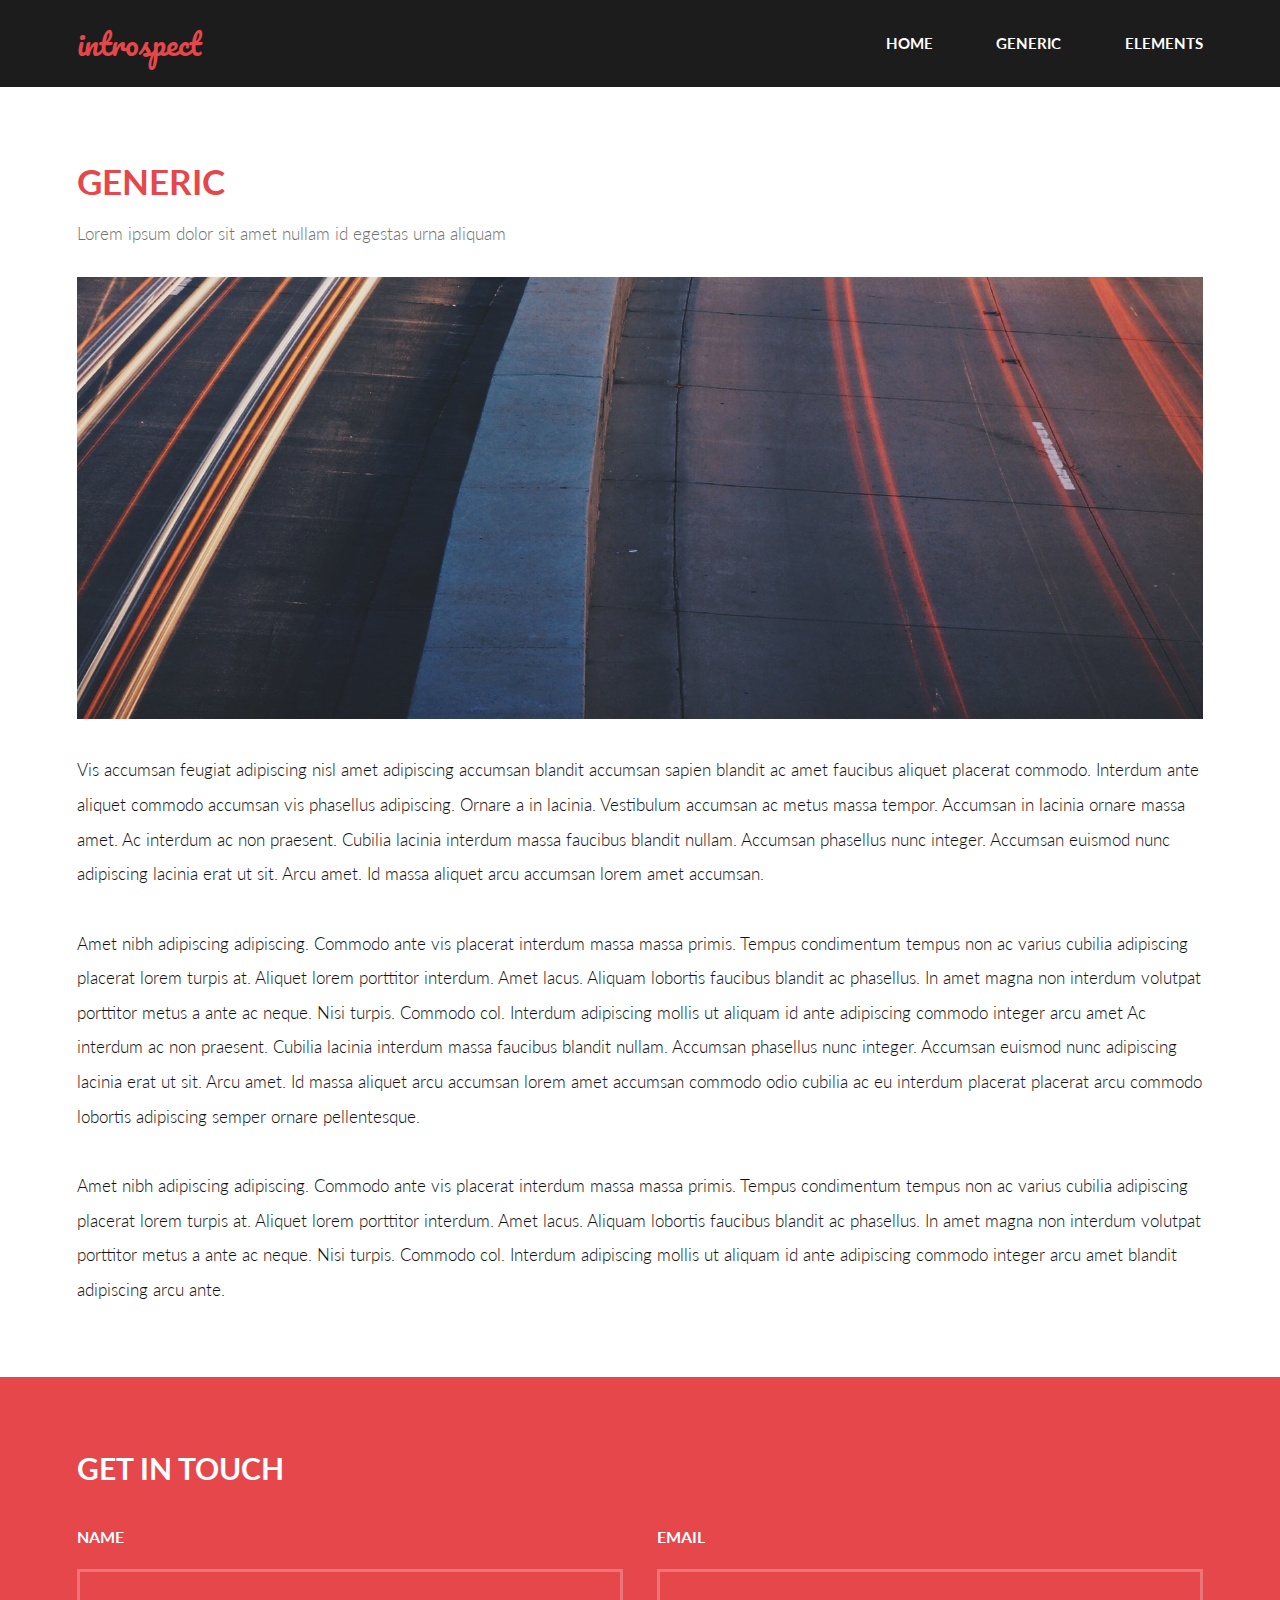
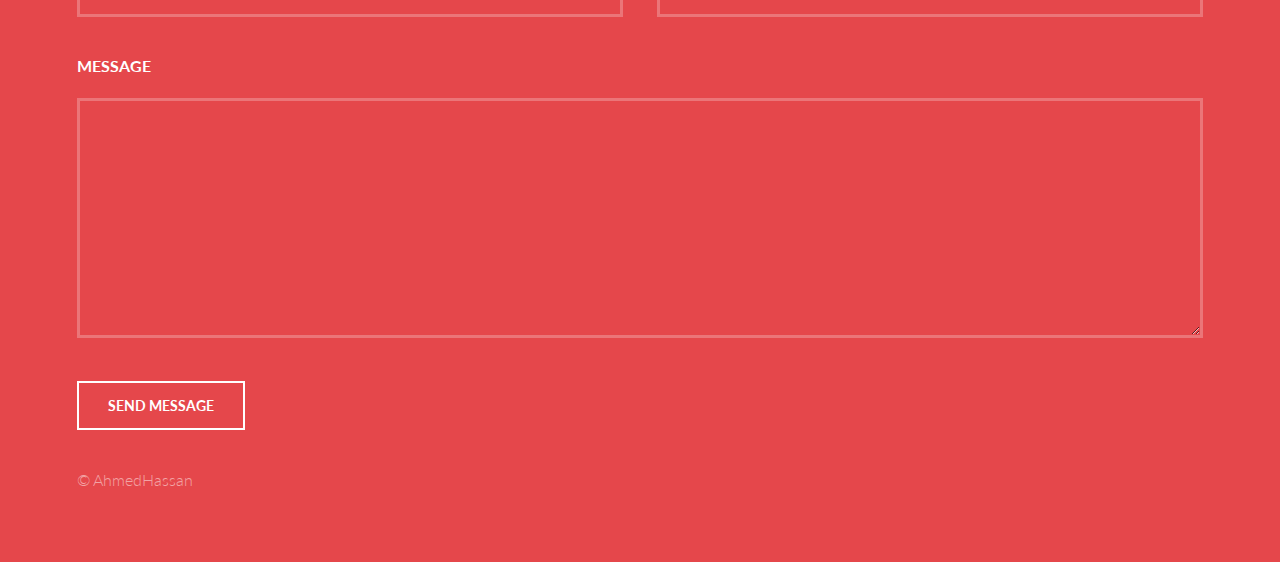
<file: introspect/generic.html>
<!DOCTYPE HTML>

<html>
	<head>
		<title>Practice aatample</title>
		<meta charset="utf-8" />
		<meta name="viewport" content="width=device-width, initial-scale=1, user-scalable=no" />
		<link rel="stylesheet" href="assets/css/main.css" />
	</head>
	<body>

		<!-- Header -->
			<header id="header">
				<div class="inner">
					<a href="index.html" class="logo">introspect</a>
					<nav id="nav">
						<a href="index.html">Home</a>
						<a href="generic.html">Generic</a>
						<a href="elements.html">Elements</a>
					</nav>
				</div>
			</header>
			<a href="#menu" class="navPanelToggle"><span class="fa fa-bars"></span></a>

		<!-- Main -->
			<section id="main" >
				<div class="inner">
					<header class="major special">
						<h1>Generic</h1>
						<p>Lorem ipsum dolor sit amet nullam id egestas urna aliquam</p>
					</header>
					<a href="#" class="image fit"><img src="images/pic11.jpg" alt="" /></a>
					<p>Vis accumsan feugiat adipiscing nisl amet adipiscing accumsan blandit accumsan sapien blandit ac amet faucibus aliquet placerat commodo. Interdum ante aliquet commodo accumsan vis phasellus adipiscing. Ornare a in lacinia. Vestibulum accumsan ac metus massa tempor. Accumsan in lacinia ornare massa amet. Ac interdum ac non praesent. Cubilia lacinia interdum massa faucibus blandit nullam. Accumsan phasellus nunc integer. Accumsan euismod nunc adipiscing lacinia erat ut sit. Arcu amet. Id massa aliquet arcu accumsan lorem amet accumsan.</p>
					<p>Amet nibh adipiscing adipiscing. Commodo ante vis placerat interdum massa massa primis. Tempus condimentum tempus non ac varius cubilia adipiscing placerat lorem turpis at. Aliquet lorem porttitor interdum. Amet lacus. Aliquam lobortis faucibus blandit ac phasellus. In amet magna non interdum volutpat porttitor metus a ante ac neque. Nisi turpis. Commodo col. Interdum adipiscing mollis ut aliquam id ante adipiscing commodo integer arcu amet Ac interdum ac non praesent. Cubilia lacinia interdum massa faucibus blandit nullam. Accumsan phasellus nunc integer. Accumsan euismod nunc adipiscing lacinia erat ut sit. Arcu amet. Id massa aliquet arcu accumsan lorem amet accumsan commodo odio cubilia ac eu interdum placerat placerat arcu commodo lobortis adipiscing semper ornare pellentesque.</p>
					<p>Amet nibh adipiscing adipiscing. Commodo ante vis placerat interdum massa massa primis. Tempus condimentum tempus non ac varius cubilia adipiscing placerat lorem turpis at. Aliquet lorem porttitor interdum. Amet lacus. Aliquam lobortis faucibus blandit ac phasellus. In amet magna non interdum volutpat porttitor metus a ante ac neque. Nisi turpis. Commodo col. Interdum adipiscing mollis ut aliquam id ante adipiscing commodo integer arcu amet blandit adipiscing arcu ante.</p>
				</div>
			</section>

		<!-- Footer -->
			<section id="footer">
				<div class="inner">
					<header>
						<h2>Get in Touch</h2>
					</header>
					<form method="post" action="#">
						<div class="field half first">
							<label for="name">Name</label>
							<input type="text" name="name" id="name" />
						</div>
						<div class="field half">
							<label for="email">Email</label>
							<input type="text" name="email" id="email" />
						</div>
						<div class="field">
							<label for="message">Message</label>
							<textarea name="message" id="message" rows="6"></textarea>
						</div>
						<ul class="actions">
							<li><input type="submit" value="Send Message" class="alt" /></li>
						</ul>
					</form>
					<div class="copyright">
						&copy; AhmedHassan
					</div>
				</div>
			</section>

		<!-- Scripts -->
			<script src="assets/js/jquery.min.js"></script>
			<script src="assets/js/skel.min.js"></script>
			<script src="assets/js/util.js"></script>
			<script src="assets/js/main.js"></script>

	</body>
</html>
</file>
<file: company/css/style.css>
/* general style  */
*{
    margin: 0;
    padding: 0;
    box-sizing: border-box;
    font-family: 'Oswald', sans-serif;
    transition: all 0.4s linear;
}
ul{list-style: none;}
a{text-decoration: none;}
.bf
{
    font-family: 'Oswald', sans-serif;
}
.bc
{
    color: cornflowerblue;
}
.sc{
    color: #fff;
}
.bgc
{
    background-color: cornflowerblue;
}
.container 
{
    width: 90%;
    margin: 0 auto;
}
.pointer 
{
    cursor: pointer;
}


/* start header section  */
header
{
    border-bottom: 5px solid #222;
    background-color: #eee;
}
header .container
{
    display: flex;
    justify-content: space-between;
    align-items: center;
    /* padding: 30px 0; */
}
header .container .logo
{
    height: 70px;
}
header .container .logo img 
{
    width: 170px;
    height: 100%;
}
header .container nav ul
{
    display: flex;
}
header .container nav ul li 
{
    margin-right: 35px;
}
header .container nav ul li:last-child 
{
    margin-right: 0;
}
header .container nav ul li a 
{
    font-size: 20px;
    color: #4B4957;
}
header .container nav ul li a.active
{
    color:cornflowerblue;
}

header .container nav ul li a:hover 
{
    color:cornflowerblue;
}
/* Style the search field */
nav input[type=text] {
    padding: 10px;
    font-size: 17px;
    border: 1px solid grey;
    float: left;
    width: 80%;
    background: #f1f1f1;
  }
  
  /* Style the submit button */
  nav button {
    float: left;
    width: 20%;
    padding: 10px;
    background: #2196F3;
    color: white;
    font-size: 17px;
    border: 1px solid grey;
    border-left: none; /* Prevent double borders */
    cursor: pointer;
  }
  
  nav button:hover {
    background: #0b7dda;
  }
  
  /* Clear floats */
  nav::after {
    content: "";
    clear: both;
    display: table;
  }

/*icon contact*/
.icon-bar {
    position: fixed;
    top: 30%;
    left:0;
    width:5%;
    -webkit-transform: translateY(-50%);
    -ms-transform: translateY(-50%);
    transform: translateY(-50%);
    z-index:1000;
  
  }
  
  .icon-bar a {
    display: block;
    text-align: center;
    padding: 16px;
    transition: all 0.3s ease;
    color: white;
    font-size: 20px;
    -moz-border-radius:20px;
    -webkit-border-radius:20px;
    border-radius:20px;
    margin:5px;
  }
  
  .icon-bar a:hover {
      background-color: #000;
  }
  
  .facebook {
    background: #3B5998;
    color: white;
  }
  
  .youtube {
    background: red;
    color: white;
  }
/*icon contact*/

/* end header  */






/* start fold section  */


#fold 
{
    background-image: url(../images/bg1.jpg);
    height: 600px;
}

#fold .container 
{
    text-align: center;
    display: flex;
    align-items: center;
    justify-content: center;
    height: 100%;
    flex-direction: column;
}

#fold .container h1 
{
    font-size: 55px;
    position: relative;
    animation-name: leftToRight;
    animation-duration: 2s;
}



#fold .container p
{
    font-size: 25px;
    position: relative;


    animation-name: rightToLeft;
    animation-duration: 2s;
}


/* end fold section  */
.head-section
{
    padding: 25px;
    text-align: center;
}
.head-section h2 
{
    letter-spacing: 4px;
    font-size: 35px;
}









/*  start  services   section  */


#our-services .container 
{
    display: flex;
    justify-content: flex-start;
    align-items: center;
    flex-wrap: wrap;
}
#our-services .container  .area 
{
    padding: 15px;
    text-align: center;
    margin-bottom: 25px;
    width: 25%;
    
}
#our-services .container  .area .area-image
{
    overflow: hidden;
}
#our-services .container  .area .area-image img 
{
    max-width: 100%;
    
}
#our-services .container  .area .area-image img:hover 
{
    opacity: 0.5;
    transform: scale(1.3,1.3);
}
#our-services .container .area .area-content h3 
{
    margin-bottom: 10px;
    font-size: 30px;
}
#our-services .container .area .area-content .area-btn
{
    border: 1px solid #ccc;
    padding: 15px 20px;
    background-color: rgba(2,2,2,0.5);
    cursor: pointer;
    color: #fff;
}

#our-services .container .area .area-content .area-btn:hover 
{
    background-color: #eee;
    color: #222;
}





/*start css code pagination*/

.list
{
    margin-left: 450px;
}
.list ul li {
    border: 1px solid #ddd;
    margin: 5px;
    padding: 5px 7px;
    font-size: 25px;
    height: 40px;
    width: 25px;
    text-align: center;
    float: left;
}

.list ul li a {
    text-decoration: none;
    color: #E8491D;
    display: block;
    line-height: 50px;
}

.list ul .active {
    background-color: #35424A;
    color: #fff;
}

.list ul .active a {
    color: #fff;
}


/*end css code pagination*/ 








/* start contact us section  */

#contact-us .container 
{
    display: flex;
    align-items: center;
    justify-content: center;
}

#contact-us .container form 
{
    width: 70%;
    padding: 40px;
}

#contact-us .container form .form-group label
{
    display: block;
    margin-bottom: 15px;
}
#contact-us .container form .form-group input,#contact-us .container form .form-group textarea 
{
    width: 100%;
    margin-bottom: 30px;
    padding: 10px 15px;
}






/* start footer  */
footer
{
    text-align: center;
    padding: 30px 15px;
    background-color: #4B4957;
    color: #fff;
}














/*  Inner Pages */





#fold-inner
{
    height: 500px;
    background-size: cover;
    background-position: center;
    background-repeat: no-repeat;
    
}




#about-page .container 
{
    display: flex;
    justify-content: center;
    align-items: center;
}
#about-page .container .about-area
{
    text-align: center;
    margin: 50px 0;
    position: relative;
    animation-name: bottomTotop;
    animation-duration: 2s;

}
#about-page .container .about-area .about-icon img 
{
    max-width: 100%;
    border-radius: 50%;
    border:1px solid #222;
    width: 250px;
}

#about-page .container .about-area .about-content h3 
{
    margin-top: 25px;
    font-size: 35px;
}

#about-page .container .about-area .about-content
{
    padding:25px;
}







/* contact us page  */

#contact-us .container .contact-area 
{
    padding: 50px 20px;
    text-align: center;
    border: 2px solid #4B4957;
    margin: 15px;
    border-radius: 10px;
    width: 30%;

    position: relative;
    animation-name: topTobottom;
    animation-duration: 2s;
}
#contact-us .container .contact-area p 
{
    margin:25px;
}
#contact-us .container .contact-area p:first-child
{
    font-size: 30px;
    font-weight: bold;
}
#contact-us .container .contact-area p:last-child
{
    font-size: 20px;
}

















/*   animation   */

@keyframes leftToRight
{
    0%{left: -1500px;}
    100%{left: 0px;}
}


@keyframes rightToLeft
{
    0%{right: -1500px;}
    100%{right: 0px;}
}



@keyframes topTobottom
{
    0%{top: -1500px;}
    100%{top: 0px;}
}

@keyframes bottomTotop
{
    0%{bottom: -1500px;}
    100%{bottom: 0px;}
}
</file>
<file: company/css/media.css>
@media screen and (min-width:768px) and (max-width:1100px)
{

    #our-services .container .area 
    {
        width:50%;
    }
}

@media screen and (max-width:1100px)
{
    /* start about us */
    #about-us .container 
    {
        flex-direction: column;
    }
    #about-us .container .left
    {
        text-align: center;
    }
    #about-us .container .left p 
    {
        font-size: 15px;
        line-height: 1.5;
        margin-bottom: 20px;
    }




    /* contact us page */
    #contact-us .container 
    {
        flex-direction: column;
    }

    #contact-us .container .contact-area  
    {
        width: 100%;
    }

}



@media screen and (max-width:768px)
{

    /* start header  */
    header .container 
    {
        flex-direction: column;
    }




    /* start fold  */
    #fold 
    {
        height: 350px;
    }
    #fold .container h1 
    {
        font-size: 35px;
    }

    #fold .container p
    {
        font-size: 15px;
    }



    /* start ouer services   */
    #our-services .container 
    {
        flex-direction: column;
    }
    #our-services .container .area 
    {
        width:100%;
    }

    /* contact us */
    #contact-us .container form 
    {
        width: 90%;
        padding: 15px;
    }

    #contact-us  .contact-area  
    {
        width: 100%;
    }






    /*  inner fold  */

    #fold-inner
    {
        height: 150px;
        background-size: cover;
        background-position: center;
        background-repeat: no-repeat;
        
    }





    /* about us page  */
    #about-page .container 
    {
        flex-direction: column;
    }
    #about-page .container .about-area
    {
        width: 100%;
    }
}
</file>
<file: Ecommerace/css/style.css>
*{
    margin: 0;
    padding: 0;
    box-sizing: border-box;
    font-family: 'Oswald', sans-serif;
    transition: all 0.4s linear;
}
.container
{
    width: 90%;
    margin: 0 auto;
}
a
{
    text-decoration: none;
    color: #555;
}
/* style for header */
.header
{
    background: radial-gradient(#fff,#ffd6d6);
    /* max-height: 100%; */
}
.navbar
{
    display: flex;
    align-items: center;
    padding: 20px;
    
}
nav
{
    flex: 1;
    text-align: right;
}
nav ul
{
    display: inline-block;
    list-style-type: none;
}
nav ul li
{
    display: inline-block;
    margin-right: 20px;

}

.row
{
    display: flex;
    align-items: center;
    flex-wrap: wrap;
    justify-content: space-around;
}
.col-2
{
    flex-basis: 50%;
    min-width: 300px;
}
.col-2 img
{
    max-width: 100%;
    padding: 50px 0;
}
.col-2 h1
{
    font-size: 50px;
    line-height: 60px;
    margin: 25px 0;
}
.btn
{
    display: inline-block;
    background-color: #ff523b;
    color: #fff;
    padding: 8px 30px;
    margin: 30px 0;
    border-radius: 30px;
    transition: background 0.5s;
}
.btn:hover
{
    background: #563434;
}
.menu-icon
{
    width: 28px;
    margin-left: 50px;
    display: none;
}
/* end header */


/* sart style for catagory  */

.category
{
    margin: 70px 0;
}
.col-3
{
    flex-basis: 30%;
    min-width: 250px;
    margin-bottom: 30px;
}
.col-3 img
{
    width: 100%;
}
.small-container
{
    max-width: 1080px;
    margin: auto;
    padding: 0 25 0 25;
}

/* end catagory  */

/* start products  */

.col-4
{
    flex-basis: 25%;
    padding: 10px;
    min-width: 200px;
    margin-bottom: 50px;
    translate: transform 0.5s;
}
.col-4 img
{
    width: 100%;
}
.title
{
    text-align: center;
    margin: 0 auto 80px;
    position: relative;
    line-height: 60px;
    color: #555;
}
.title::after
{
    content: '';
    background: #ff523b;
    width: 80px;
    height: 5px;
    border-radius: 5px;
    position: absolute;
    bottom: 0;
    left: 50%;
    transform: translateX(-50%);
}
h4
{
    color: #555;
    font-weight: normal;
}
.col-4 p
{
    font-size: 14px;
}
.rating 
{
    color: #ff523b;
}
.col-4:hover
{
    transform: translateY(-5px);
}

/* end products  */


/* start css for offers  */


.offer
{
    background: radial-gradient(#fff,#ffd6d6);
    margin-top: 80px;
    padding: 30px 0;
}
.col-2 h4
{
    color: black;
    font-size: 30px;
}
.col-2 .offer-img
{
    padding: 50px;
}
small
{
    color: #555;
}

/* end offer */


/* start code css for  testimonial*/

.testimonial
{
    padding-top: 100px;
}
.testimonial .col-3
{
    text-align: center;
    padding: 40px 20px;
    box-shadow: 0 0 20px 0 rgba(0, 0, 0, 0.1);
    cursor: pointer;
    transition: transform 0.5s;
}
.testimonial .col-3:hover
{
    transform: translateY(-10px);
}
.testimonial .col-3 img
{
    width: 50px;
    margin-top: 20px;
    border-radius: 50%;
}
.fa.fa-quote-left
{
    font-size: 34px;
    color:#ff523b;
}
.col-3 p
{
    font-size: 12px;
    margin: 12px 0;
    color: #777;
}
.testimonial .col-3 h3
{
    font-weight: 600;
    color: #555;
    font-size: 16px;
}


/* end testimonial */

/* start code css for brands  */

.brands 
{
    margin: 100px auto;
}
.col-5
{
    width: 160px;
}
.col-5 img
{
    width: 100%;
    cursor: pointer;
    filter: grayscale(100%);
}
.col-5 img:hover
{
    filter: grayscale(0);
}


/* end brands  */

/* start css for footer  */

.footer
{
    background: #000000;
    color: #8a8a8a;
    font-size: 14px;
    padding: 60px 0 20px;
    
}
.footer p 
{
    color: #8a8a8a;
}
.footer h3
{
    color: #fff;
    margin-bottom: 20px;
}
.footer-col-1, .footer-col-2, .footer-col-3, .footer-col-4
{
    min-width: 250px;
    margin-bottom: 20px;
}
.footer-col-1
{
    flex-basis: 30%;
}
.footer-col-2
{
    flex: 1;
    text-align: center;
}
.footer-col-2 img
{
    width: 180px;
    margin-bottom: 20px;
}
.footer-col-3, .footer-col-4
{
    flex-basis: 12%;
    text-align: center;
}
ul 
{
    list-style-type: none;
}
.app-logo
{
    margin-top: 20px;
}
.app-logo img
{
    width: 140px;
}
.footer hr
{
    border: none;
    background: #b5b5b5;
    height: 1px;
    margin: 20px 0;
}
.copyright
{
    text-align: center;
}

/* end footer */


/* style for select  */

.row-2
{
    justify-content: space-between;
    margin: 100px auto 50px;
}
select
{
    border: 1px solid #ff523b;
    padding: 5px;
}
select:focus
{
    outline: none;
}
.page-ptn
{
    margin: 0 auto 80px;
}
.page-ptn span
{
    display: inline-block;
    border: 1px solid #ff523b;
    width: 40px;
    height: 40px;
    text-align: center;
    line-height: 40px;
    cursor: pointer;
}
.page-ptn span:hover
{
    background: #ff523b;
    color: #fff;
}
</file>
<file: Ecommerace/css/query.css>
@media only screen and (max-width:800px)
{
    nav ul
    {
        position: absolute;
        top: 70px;
        left: 0;
        background: #333333;
        width: 100%;
        overflow: hidden;
        transition: max-height 0.5s;
    }
    nav ul li 
    {
        display: block;
        margin-right: 50px;
        margin-top: 10px;
        margin-bottom: 10px;
       
    }
    nav ul li a
    {
        color: #ffffff;

    }
    .menu-icon
    {
        display: block;
        cursor: pointer;
    }
    
}

@media only screen and (max-width:600px)
{
    .row
    {
        text-align: center;
    }
    .col-2,.col-3,.col-4
    {
        flex-basis: 100%;
    }
}
</file>
<file: business-1/css/custom.css>
body {
	padding-top: 50px;    /* Padding for .navbar-fixed-top. Change value if navbar height changes. Remove if using .navbar-static-top. */
	color: #959595;
	}
	
h1, 
h2, 
h3, 
h4, 
h5, 
h6 {
	color: #dd845a;
	}
	
.feature {
	background: url('../images/light_bulb.jpg');
	background-position: top right;
	background-size: cover;
	background-color: #dd845a;
	color: white;
	text-shadow: 1px 1px 8px black;
	}

.feature .btn {
	text-shadow: none;
	}
	
.promo, .footer-map {
	border-width: 1px;
	border-color: black;
	border-top-style: solid;
	border-bottom-style: solid;
	margin-top: 20px;
	margin-bottom: 20px;
	}

.promo,
.promo h3,
.promo a:link,
.promo a:visited,
.promo a:hover,
.promo a:active {
    color: white;
	text-shadow: 1px 1px 8px black;
    text-decoration: none;
}

.promo-item {
    height: 200px;
    line-height: 180px;
    text-align: center;
}

.promo-item:hover {
    background-size: 110%; 
    border: 5px solid black;
    line-height: 170px;
}

.promo-item h3 {
    font-size: 40px;
    display: inline-block;
    vertical-align: middle;
}

.item-1 {
	background: url('../images/mung_beans.jpg');
	}
	
.item-2 {
	background: url('../images/coffee_beans_1.jpg');
	}
	
.item-3 {
	background: url('../images/grapes.jpg');
	}
		
.item-1,
.item-2,
.item-3 {
	background-size: cover;
	background-position: 50% 50%;
	}

.featured-product > img,
.featured-product > a > img {
	height: 150px;
}

.featured-product h3 {
	color: #dd845a;
	font-size: 18px;
	}

.featured-product .price {
	color: #dd845a;
	font-size: 18px;
	}
	
.featured-product .price s {
	color: #999;
	font-size: 18px;
	}
	
.footer-map {
	height: 300px;
	width: 100%;
	background: url('../images/map.jpg');
	background-size: cover;
	border-color: #ccc;
	}
.footer-info {
    padding: 20px 0;
    background: #f7f7f7;
}

.footer-info,
.footer-info a:link,
.footer-info a:hover,
.footer-info a:focus,
.footer-info a:visited {
    color: #959595;
	}

.footer-info h3 {
	color: black;
	font-size: 18px;
	}
    
.footer-info-item {
    padding: 0px 20px;
    }
    
footer .small-print {
	background-color: #fff;
	padding: 30px 0;
	text-align: center;
}


/*
*************************** 
Override Bootstrap Classes 
***************************
*/

/* Links */
a {
  color: orange;
  text-decoration: none;
}
a:hover,
a:focus {
  color: darkorange;
  text-decoration: underline;
}

/* Navbar */
.navbar-default {
  background-color: #fff;
}
.navbar-default .navbar-brand {
  color: #dd845a;
}
.navbar-default .navbar-brand:hover,
.navbar-default .navbar-brand:focus {
  color: sienna;
  background-color: transparent;
}

/* Primary Buttons */
.btn-primary {
  color: #fff;
  background-color: orange;
  border-color: orange;
}
.btn-primary:focus,
.btn-primary.focus {
  color: #fff;
  background-color: darkorange;
  border-color: darkorange;
}
.btn-primary:hover {
  color: #fff;
  background-color: darkorange;
  border-color: darkorange;
}
.btn-primary:active,
.btn-primary.active,
.open > .dropdown-toggle.btn-primary {
  color: #fff;
  background-color: darkorange;
  border-color: darkorange;
}
.btn-primary:active:hover,
.btn-primary.active:hover,
.open > .dropdown-toggle.btn-primary:hover,
.btn-primary:active:focus,
.btn-primary.active:focus,
.open > .dropdown-toggle.btn-primary:focus,
.btn-primary:active.focus,
.btn-primary.active.focus,
.open > .dropdown-toggle.btn-primary.focus {
  color: #fff;
  background-color: darkorange;
  border-color: darkorange;
}

.btn-primary.disabled,
.btn-primary[disabled],
fieldset[disabled] .btn-primary,
.btn-primary.disabled:hover,
.btn-primary[disabled]:hover,
fieldset[disabled] .btn-primary:hover,
.btn-primary.disabled:focus,
.btn-primary[disabled]:focus,
fieldset[disabled] .btn-primary:focus,
.btn-primary.disabled.focus,
.btn-primary[disabled].focus,
fieldset[disabled] .btn-primary.focus,
.btn-primary.disabled:active,
.btn-primary[disabled]:active,
fieldset[disabled] .btn-primary:active,
.btn-primary.disabled.active,
.btn-primary[disabled].active,
fieldset[disabled] .btn-primary.active {
  background-color: sandybrown;
  border-color: sandybrown;
}
</file>
<file: business-1/css/query.css>
@media screen and (max-width:762px)
{
    .img1
    {
        height: 300px;
        width: 300px;
        text-align: center;
    }
}


	.images
	{
		width:100%;
	}
	h1
	{
		text-align:center;
		padding-top:30px;
		padding-bottom:20px;
	}
	.service1
	{
		text-align:center;
	}
	.paragraph
	{
		font-size:25px;
		text-align:center;
		padding-top:5px;
		padding-bottom:10px;
		color:black;
	}
	.img1
	{
		border-radius:50%;
		margin-left:20%;
	}
	.img2
	{
		width:100%;
		height:55%;
		
	}
	.Link
	{
		color:#5D6D7E;
		text-decoration:none;
		display:block;
		margin-left:10px;
		text-align:center;
		font-size:15px;
	}
	h4
	{
		text-align:center;
	}
	.bg
	{
		background:#F2F3F4;
		margin:30px;
		border-radius:10px;
		height:35%;
	}
	.Pa
	{
		color:black;
	}
	a:hover
	{
		color:red;
        text-decoration: none;
	}
    .section
       {
           background-color:#EBE5E5 ;
           margin: 20px;
           padding: 20px;
           
       }
</file>
<file: fullmotion/assets/css/main.css>
@charset "UTF-8";
@import url(font-awesome.min.css);
@import url("https://fonts.googleapis.com/css?family=Source+Sans+Pro:300,400|Passion+One:400");

/* Reset */

	html, body, div, span, applet, object, iframe, h1, h2, h3, h4, h5, h6, p, blockquote, pre, a, abbr, acronym, address, big, cite, code, del, dfn, em, img, ins, kbd, q, s, samp, small, strike, strong, sub, sup, tt, var, b, u, i, center, dl, dt, dd, ol, ul, li, fieldset, form, label, legend, table, caption, tbody, tfoot, thead, tr, th, td, article, aside, canvas, details, embed, figure, figcaption, footer, header, hgroup, menu, nav, output, ruby, section, summary, time, mark, audio, video {
		margin: 0;
		padding: 0;
		border: 0;
		font-size: 100%;
		font: inherit;
		vertical-align: baseline;
	}

	article, aside, details, figcaption, figure, footer, header, hgroup, menu, nav, section {
		display: block;
	}

	body {
		line-height: 1;
	}

	ol, ul {
		list-style: none;
	}

	blockquote, q {
		quotes: none;
	}

	blockquote:before, blockquote:after, q:before, q:after {
		content: '';
		content: none;
	}

	table {
		border-collapse: collapse;
		border-spacing: 0;
	}

	body {
		-webkit-text-size-adjust: none;
	}

/* Box Model */

	*, *:before, *:after {
		-moz-box-sizing: border-box;
		-webkit-box-sizing: border-box;
		box-sizing: border-box;
	}

/* Basic */

	@-ms-viewport {
		width: device-width;
	}

	body {
		-ms-overflow-style: scrollbar;
	}

	@media screen and (max-width: 480px) {

		html, body {
			min-width: 320px;
		}

	}

	body {
		background: #202024;
	}

		body.is-loading *, body.is-loading *:before, body.is-loading *:after {
			-moz-animation: none !important;
			-webkit-animation: none !important;
			-ms-animation: none !important;
			animation: none !important;
			-moz-transition: none !important;
			-webkit-transition: none !important;
			-ms-transition: none !important;
			transition: none !important;
		}

/* Type */

	body, input, select, textarea {
		color: rgba(255, 255, 255, 0.75);
		font-family: "Source Sans Pro", sans-serif;
		font-size: 14pt;
		font-weight: 300;
		line-height: 1.65;
	}

		@media screen and (max-width: 1680px) {

			body, input, select, textarea {
				font-size: 11pt;
			}

		}

		@media screen and (max-width: 1280px) {

			body, input, select, textarea {
				font-size: 11pt;
			}

		}

		@media screen and (max-width: 980px) {

			body, input, select, textarea {
				font-size: 12pt;
			}

		}

		@media screen and (max-width: 736px) {

			body, input, select, textarea {
				font-size: 12pt;
			}

		}

		@media screen and (max-width: 480px) {

			body, input, select, textarea {
				font-size: 12pt;
			}

		}

	a {
		-moz-transition: background-color 0.2s ease-in-out, color 0.2s ease-in-out;
		-webkit-transition: background-color 0.2s ease-in-out, color 0.2s ease-in-out;
		-ms-transition: background-color 0.2s ease-in-out, color 0.2s ease-in-out;
		transition: background-color 0.2s ease-in-out, color 0.2s ease-in-out;
		color: rgba(255, 255, 255, 0.75);
		text-decoration: none;
		border-bottom: 1px dotted;
		outline: 0;
	}

		a:hover {
			color: #FFF;
			border: none;
		}

	strong, b {
		color: #fff;
		font-weight: 400;
	}

	em, i {
		font-style: italic;
	}

	p {
		margin: 0 0 2em 0;
	}

	h1, h2, h3, h4, h5, h6 {
		color: #fff;
		font-weight: 400;
		line-height: 1.5;
		margin: 0 0 1em 0;
	}

		h1 a, h2 a, h3 a, h4 a, h5 a, h6 a {
			color: inherit;
			text-decoration: none;
		}

	h2 {
		font-size: 1.75em;
	}

	h3 {
		font-size: 1.35em;
	}

	h4 {
		font-size: 1.1em;
	}

	h5 {
		font-size: 0.9em;
	}

	h6 {
		font-size: 0.7em;
	}

	sub {
		font-size: 0.8em;
		position: relative;
		top: 0.5em;
	}

	sup {
		font-size: 0.8em;
		position: relative;
		top: -0.5em;
	}

	blockquote {
		border-left: solid 4px rgba(144, 144, 144, 0.25);
		font-style: italic;
		margin: 0 0 2em 0;
		padding: 0.5em 0 0.5em 2em;
	}

	code {
		background: rgba(144, 144, 144, 0.075);
		border-radius: 4px;
		border: solid 1px rgba(144, 144, 144, 0.25);
		font-family: "Courier New", monospace;
		font-size: 0.9em;
		margin: 0 0.25em;
		padding: 0.25em 0.65em;
	}

	pre {
		-webkit-overflow-scrolling: touch;
		font-family: "Courier New", monospace;
		font-size: 0.9em;
		margin: 0 0 2em 0;
	}

		pre code {
			display: block;
			line-height: 1.75;
			padding: 1em 1.5em;
			overflow-x: auto;
		}

	hr {
		border: 0;
		border-bottom: solid 1px rgba(144, 144, 144, 0.25);
		margin: 2em 0;
	}

		hr.major {
			margin: 3em 0;
		}

	.align-left {
		text-align: left;
	}

	.align-center {
		text-align: center;
	}

	.align-right {
		text-align: right;
	}

/* Section/Article */

	section.special, article.special {
		text-align: center;
	}

	header p {
		color: rgba(255, 255, 255, 0.5);
		position: relative;
		margin: 0 0 1.5em 0;
	}

	header h2 + p {
		font-size: 1.25em;
		margin-top: -1em;
	}

	header h3 + p {
		font-size: 1.1em;
		margin-top: -0.8em;
	}

	header h4 + p,
	header h5 + p,
	header h6 + p {
		font-size: 0.9em;
		margin-top: -0.6em;
	}

/* Box */

	.thumbnails {
		display: -moz-flex;
		display: -webkit-flex;
		display: -ms-flex;
		display: flex;
		-moz-align-items: stretch;
		-webkit-align-items: stretch;
		-ms-align-items: stretch;
		align-items: stretch;
		-moz-justify-content: center;
		-webkit-justify-content: center;
		-ms-justify-content: center;
		justify-content: center;
		-moz-flex-wrap: wrap;
		-webkit-flex-wrap: wrap;
		-ms-flex-wrap: wrap;
		flex-wrap: wrap;
	}

		.thumbnails .box {
			margin: 0 1em 2em 1em;
			width: 30%;
		}

			@media screen and (max-width: 1280px) {

				.thumbnails .box {
					width: 45%;
				}

			}

			@media screen and (max-width: 736px) {

				.thumbnails .box {
					width: 100%;
				}

			}

/* Form */

	form {
		margin: 0 0 2em 0;
	}

	label {
		color: #fff;
		display: block;
		font-size: 0.9em;
		font-weight: 400;
		margin: 0 0 1em 0;
	}

	input[type="text"],
	input[type="password"],
	input[type="email"],
	input[type="tel"],
	select,
	textarea {
		-moz-appearance: none;
		-webkit-appearance: none;
		-ms-appearance: none;
		appearance: none;
		background: rgba(144, 144, 144, 0.075);
		border-radius: 4px;
		border: none;
		border: solid 1px rgba(144, 144, 144, 0.25);
		color: inherit;
		display: block;
		outline: 0;
		padding: 0 1em;
		text-decoration: none;
		width: 100%;
	}

		input[type="text"]:invalid,
		input[type="password"]:invalid,
		input[type="email"]:invalid,
		input[type="tel"]:invalid,
		select:invalid,
		textarea:invalid {
			box-shadow: none;
		}

		input[type="text"]:focus,
		input[type="password"]:focus,
		input[type="email"]:focus,
		input[type="tel"]:focus,
		select:focus,
		textarea:focus {
			border-color: #ff8686;
			box-shadow: 0 0 0 1px #ff8686;
		}

	.select-wrapper {
		text-decoration: none;
		display: block;
		position: relative;
	}

		.select-wrapper:before {
			content: "";
			-moz-osx-font-smoothing: grayscale;
			-webkit-font-smoothing: antialiased;
			font-family: FontAwesome;
			font-style: normal;
			font-weight: normal;
			text-transform: none !important;
		}

		.select-wrapper:before {
			color: rgba(144, 144, 144, 0.25);
			display: block;
			height: 2.75em;
			line-height: 2.75em;
			pointer-events: none;
			position: absolute;
			right: 0;
			text-align: center;
			top: 0;
			width: 2.75em;
		}

		.select-wrapper select::-ms-expand {
			display: none;
		}

	input[type="text"],
	input[type="password"],
	input[type="email"],
	select {
		height: 2.75em;
	}

	textarea {
		padding: 0.75em 1em;
	}

	input[type="checkbox"],
	input[type="radio"] {
		-moz-appearance: none;
		-webkit-appearance: none;
		-ms-appearance: none;
		appearance: none;
		display: block;
		float: left;
		margin-right: -2em;
		opacity: 0;
		width: 1em;
		z-index: -1;
	}

		input[type="checkbox"] + label,
		input[type="radio"] + label {
			text-decoration: none;
			color: rgba(255, 255, 255, 0.75);
			cursor: pointer;
			display: inline-block;
			font-size: 1em;
			font-weight: 300;
			padding-left: 2.4em;
			padding-right: 0.75em;
			position: relative;
		}

			input[type="checkbox"] + label:before,
			input[type="radio"] + label:before {
				-moz-osx-font-smoothing: grayscale;
				-webkit-font-smoothing: antialiased;
				font-family: FontAwesome;
				font-style: normal;
				font-weight: normal;
				text-transform: none !important;
			}

			input[type="checkbox"] + label:before,
			input[type="radio"] + label:before {
				background: rgba(144, 144, 144, 0.075);
				border-radius: 4px;
				border: solid 1px rgba(144, 144, 144, 0.25);
				content: '';
				display: inline-block;
				height: 1.65em;
				left: 0;
				line-height: 1.58125em;
				position: absolute;
				text-align: center;
				top: 0;
				width: 1.65em;
			}

		input[type="checkbox"]:checked + label:before,
		input[type="radio"]:checked + label:before {
			background: #ff8686;
			border-color: #ff8686;
			color: #ffffff;
			content: '\f00c';
		}

		input[type="checkbox"]:focus + label:before,
		input[type="radio"]:focus + label:before {
			border-color: #ff8686;
			box-shadow: 0 0 0 1px #ff8686;
		}

	input[type="checkbox"] + label:before {
		border-radius: 4px;
	}

	input[type="radio"] + label:before {
		border-radius: 100%;
	}

	::-webkit-input-placeholder {
		color: rgba(255, 255, 255, 0.5) !important;
		opacity: 1.0;
	}

	:-moz-placeholder {
		color: rgba(255, 255, 255, 0.5) !important;
		opacity: 1.0;
	}

	::-moz-placeholder {
		color: rgba(255, 255, 255, 0.5) !important;
		opacity: 1.0;
	}

	:-ms-input-placeholder {
		color: rgba(255, 255, 255, 0.5) !important;
		opacity: 1.0;
	}

	.formerize-placeholder {
		color: rgba(255, 255, 255, 0.5) !important;
		opacity: 1.0;
	}

/* Box */

	.box {
		border-radius: 4px;
		margin-bottom: 2em;
		background: #2c2c32;
		text-align: center;
	}

		.box > :last-child,
		.box > :last-child > :last-child,
		.box > :last-child > :last-child > :last-child {
			margin-bottom: 0;
		}

		.box .image.fit {
			margin: 0;
		}

		.box .image img {
			border-radius: 4px 4px 0 0;
		}

		.box .inner {
			padding: 1.5em;
			width: 100% !important;
		}

			@media screen and (max-width: 480px) {

				.box .inner {
					padding: 1em;
				}

			}

		.box.alt {
			border: 0;
			border-radius: 0;
			padding: 0;
		}

/* Icon */

	.icon {
		text-decoration: none;
		border-bottom: none;
		position: relative;
	}

		.icon:before {
			-moz-osx-font-smoothing: grayscale;
			-webkit-font-smoothing: antialiased;
			font-family: FontAwesome;
			font-style: normal;
			font-weight: normal;
			text-transform: none !important;
		}

		.icon > .label {
			display: none;
		}

/* Image */

	.image {
		border-radius: 4px;
		border: 0;
		display: inline-block;
		position: relative;
	}

		.image img {
			border-radius: 4px;
			display: block;
		}

		.image.left, .image.right {
			max-width: 40%;
		}

			.image.left img, .image.right img {
				width: 100%;
			}

		.image.left {
			float: left;
			padding: 0 1.5em 1em 0;
			top: 0.25em;
		}

		.image.right {
			float: right;
			padding: 0 0 1em 1.5em;
			top: 0.25em;
		}

		.image.fit {
			display: block;
			margin: 0 0 2em 0;
			width: 100%;
		}

			.image.fit img {
				width: 100%;
			}

		.image.main {
			display: block;
			margin: 0 0 3em 0;
			width: 100%;
		}

			.image.main img {
				width: 100%;
			}

/* List */

	ol {
		list-style: decimal;
		margin: 0 0 2em 0;
		padding-left: 1.25em;
	}

		ol li {
			padding-left: 0.25em;
		}

	ul {
		list-style: disc;
		margin: 0 0 2em 0;
		padding-left: 1em;
	}

		ul li {
			padding-left: 0.5em;
		}

		ul.alt {
			list-style: none;
			padding-left: 0;
		}

			ul.alt li {
				border-top: solid 1px rgba(144, 144, 144, 0.25);
				padding: 0.5em 0;
			}

				ul.alt li:first-child {
					border-top: 0;
					padding-top: 0;
				}

		ul.icons {
			cursor: default;
			list-style: none;
			padding-left: 0;
		}

			ul.icons li {
				display: inline-block;
				text-align: center;
				padding-left: 0;
				padding-right: 1em;
			}

				ul.icons li a {
					display: block;
					border-radius: 100%;
					margin: 0;
					padding: 0.5em;
					border: solid 1px rgba(144, 144, 144, 0.25);
					color: rgba(144, 144, 144, 0.25);
				}

					ul.icons li a:before {
						font-size: 1.5em;
						display: block;
						width: 1.5em;
						height: 1.5em;
						line-height: 1.5em;
					}

					ul.icons li a:hover {
						background-color: #202024;
						color: #FFF;
					}

				ul.icons li:last-child {
					padding-right: 0;
				}

		ul.actions {
			cursor: default;
			list-style: none;
			padding-left: 0;
		}

			ul.actions li {
				display: inline-block;
				padding: 0 1em 0 0;
				vertical-align: middle;
			}

				ul.actions li:last-child {
					padding-right: 0;
				}

			ul.actions.small li {
				padding: 0 0.5em 0 0;
			}

			ul.actions.vertical li {
				display: block;
				padding: 1em 0 0 0;
			}

				ul.actions.vertical li:first-child {
					padding-top: 0;
				}

				ul.actions.vertical li > * {
					margin-bottom: 0;
				}

			ul.actions.vertical.small li {
				padding: 0.5em 0 0 0;
			}

				ul.actions.vertical.small li:first-child {
					padding-top: 0;
				}

			ul.actions.fit {
				display: table;
				margin-left: -1em;
				padding: 0;
				table-layout: fixed;
				width: calc(100% + 1em);
			}

				ul.actions.fit li {
					display: table-cell;
					padding: 0 0 0 1em;
				}

					ul.actions.fit li > * {
						margin-bottom: 0;
					}

				ul.actions.fit.small {
					margin-left: -0.5em;
					width: calc(100% + 0.5em);
				}

					ul.actions.fit.small li {
						padding: 0 0 0 0.5em;
					}

			@media screen and (max-width: 480px) {

				ul.actions {
					margin: 0 0 2em 0;
				}

					ul.actions li {
						padding: 1em 0 0 0;
						display: block;
						text-align: center;
						width: 100%;
					}

						ul.actions li:first-child {
							padding-top: 0;
						}

						ul.actions li > * {
							width: 100%;
							margin: 0 !important;
						}

							ul.actions li > *.icon:before {
								margin-left: -2em;
							}

					ul.actions.small li {
						padding: 0.5em 0 0 0;
					}

						ul.actions.small li:first-child {
							padding-top: 0;
						}

			}

	dl {
		margin: 0 0 2em 0;
	}

		dl dt {
			display: block;
			font-weight: 400;
			margin: 0 0 1em 0;
		}

		dl dd {
			margin-left: 2em;
		}

/* Table */

	.table-wrapper {
		-webkit-overflow-scrolling: touch;
		overflow-x: auto;
	}

	table {
		margin: 0 0 2em 0;
		width: 100%;
	}

		table tbody tr {
			border: solid 1px rgba(144, 144, 144, 0.25);
			border-left: 0;
			border-right: 0;
		}

			table tbody tr:nth-child(2n + 1) {
				background-color: rgba(144, 144, 144, 0.075);
			}

		table td {
			padding: 0.75em 0.75em;
		}

		table th {
			color: #fff;
			font-size: 0.9em;
			font-weight: 400;
			padding: 0 0.75em 0.75em 0.75em;
			text-align: left;
		}

		table thead {
			border-bottom: solid 2px rgba(144, 144, 144, 0.25);
		}

		table tfoot {
			border-top: solid 2px rgba(144, 144, 144, 0.25);
		}

		table.alt {
			border-collapse: separate;
		}

			table.alt tbody tr td {
				border: solid 1px rgba(144, 144, 144, 0.25);
				border-left-width: 0;
				border-top-width: 0;
			}

				table.alt tbody tr td:first-child {
					border-left-width: 1px;
				}

			table.alt tbody tr:first-child td {
				border-top-width: 1px;
			}

			table.alt thead {
				border-bottom: 0;
			}

			table.alt tfoot {
				border-top: 0;
			}

/* Button */

	input[type="submit"],
	input[type="reset"],
	input[type="button"],
	button,
	.button {
		-moz-appearance: none;
		-webkit-appearance: none;
		-ms-appearance: none;
		appearance: none;
		-moz-transition: background-color 0.2s ease-in-out, color 0.2s ease-in-out;
		-webkit-transition: background-color 0.2s ease-in-out, color 0.2s ease-in-out;
		-ms-transition: background-color 0.2s ease-in-out, color 0.2s ease-in-out;
		transition: background-color 0.2s ease-in-out, color 0.2s ease-in-out;
		background-color: #70c7be;
		border-radius: 4px;
		border: 0;
		color: #ffffff !important;
		cursor: pointer;
		display: inline-block;
		font-weight: 400;
		height: 2.85em;
		line-height: 2.95em;
		padding: 0 1.5em;
		text-align: center;
		text-decoration: none;
		white-space: nowrap;
	}

		input[type="submit"]:hover,
		input[type="reset"]:hover,
		input[type="button"]:hover,
		button:hover,
		.button:hover {
			background-color: #82cec6;
		}

		input[type="submit"]:active,
		input[type="reset"]:active,
		input[type="button"]:active,
		button:active,
		.button:active {
			background-color: #5ec0b6;
		}

		input[type="submit"].icon,
		input[type="reset"].icon,
		input[type="button"].icon,
		button.icon,
		.button.icon {
			padding-left: 1.35em;
		}

			input[type="submit"].icon:before,
			input[type="reset"].icon:before,
			input[type="button"].icon:before,
			button.icon:before,
			.button.icon:before {
				margin-right: 0.5em;
			}

		input[type="submit"].fit,
		input[type="reset"].fit,
		input[type="button"].fit,
		button.fit,
		.button.fit {
			display: block;
			margin: 0 0 1em 0;
			width: 100%;
		}

		input[type="submit"].small,
		input[type="reset"].small,
		input[type="button"].small,
		button.small,
		.button.small {
			font-size: 0.8em;
		}

		input[type="submit"].big,
		input[type="reset"].big,
		input[type="button"].big,
		button.big,
		.button.big {
			font-size: 1.35em;
		}

		input[type="submit"].disabled, input[type="submit"]:disabled,
		input[type="reset"].disabled,
		input[type="reset"]:disabled,
		input[type="button"].disabled,
		input[type="button"]:disabled,
		button.disabled,
		button:disabled,
		.button.disabled,
		.button:disabled {
			background-color: rgba(255, 255, 255, 0.75) !important;
			box-shadow: inset 0 -0.15em 0 0 rgba(0, 0, 0, 0.15);
			color: #202024 !important;
			cursor: default;
			opacity: 0.25;
		}

		input[type="submit"].style2,
		input[type="reset"].style2,
		input[type="button"].style2,
		button.style2,
		.button.style2 {
			background-color: #7f92cf;
		}

			input[type="submit"].style2:hover,
			input[type="reset"].style2:hover,
			input[type="button"].style2:hover,
			button.style2:hover,
			.button.style2:hover {
				background-color: #92a2d6;
			}

			input[type="submit"].style2:active,
			input[type="reset"].style2:active,
			input[type="button"].style2:active,
			button.style2:active,
			.button.style2:active {
				background-color: #6c82c8;
			}

		input[type="submit"].style3,
		input[type="reset"].style3,
		input[type="button"].style3,
		button.style3,
		.button.style3 {
			background-color: #9d7ed0;
		}

			input[type="submit"].style3:hover,
			input[type="reset"].style3:hover,
			input[type="button"].style3:hover,
			button.style3:hover,
			.button.style3:hover {
				background-color: #ab91d7;
			}

			input[type="submit"].style3:active,
			input[type="reset"].style3:active,
			input[type="button"].style3:active,
			button.style3:active,
			.button.style3:active {
				background-color: #8f6bc9;
			}

		@media screen and (max-width: 480px) {

			input[type="submit"],
			input[type="reset"],
			input[type="button"],
			button,
			.button {
				padding: 0;
			}

		}

/* Poptrox */

	.poptrox-popup {
		-moz-box-sizing: content-box;
		-webkit-box-sizing: content-box;
		-ms-box-sizing: content-box;
		box-sizing: content-box;
		background: #000;
		box-shadow: 0 0.5em 3em 0 rgba(0, 0, 0, 0.25);
		border-radius: 4px;
		padding: 2em;
		overflow: hidden;
	}

		.poptrox-popup .closer {
			-moz-transition: opacity 0.2s ease-in-out;
			-webkit-transition: opacity 0.2s ease-in-out;
			-ms-transition: opacity 0.2s ease-in-out;
			transition: opacity 0.2s ease-in-out;
			text-decoration: none;
			position: absolute;
			top: .5em;
			right: .5em;
			z-index: 11000;
			-webkit-tap-highlight-color: rgba(255, 255, 255, 0);
			white-space: nowrap;
			text-indent: 2em;
			overflow: hidden;
			width: 2em;
			height: 2em;
			display: block;
		}

			.poptrox-popup .closer:before {
				content: "\f00d";
				-moz-osx-font-smoothing: grayscale;
				-webkit-font-smoothing: antialiased;
				font-family: FontAwesome;
				font-style: normal;
				font-weight: normal;
				text-transform: none !important;
				display: block;
				position: relative;
				text-indent: 0;
				border-radius: 100%;
				box-shadow: inset 0 0 0 1px rgba(255, 255, 255, 0.25);
				color: #ffffff !important;
				width: 2em;
				height: 2em;
				line-height: 2em;
			}

		.poptrox-popup:hover .closer {
			opacity: 0.5;
		}

		.poptrox-popup:hover .closer:hover {
			opacity: 1.0;
		}

		@media screen and (max-width: 736px) {

			.poptrox-popup {
				padding: 0;
			}

				.poptrox-popup .closer {
					display: none !important;
				}

		}

/* Banner */

	#banner {
		-moz-align-items: center;
		-webkit-align-items: center;
		-ms-align-items: center;
		align-items: center;
		display: -moz-flex;
		display: -webkit-flex;
		display: -ms-flex;
		display: flex;
		-moz-justify-content: center;
		-webkit-justify-content: center;
		-ms-justify-content: center;
		justify-content: center;
		padding: 8em 4em 6em 4em;
		min-height: 70vh;
		background-image: url("../../images/banner.jpg");
		background-position: center;
		background-size: cover;
		background-repeat: no-repeat;
		border-top: 0;
		position: relative;
		text-align: center;
		overflow: hidden;
	}

		#banner .inner {
			text-align: center;
			position: relative;
			z-index: 2;
		}

		#banner h1 {
			color: #fff;
			font-size: 5em;
			font-weight: 400;
			font-family: 'Passion One', cursive;
			margin: 0;
		}

			@media screen and (max-width: 980px) {

				#banner h1 {
					font-size: 5em;
				}

			}

			@media screen and (max-width: 736px) {

				#banner h1 {
					font-size: 3em;
				}

			}

		#banner p {
			color: rgba(255, 255, 255, 0.85);
			font-size: 1.5em;
			font-weight: 300;
		}

			@media screen and (max-width: 980px) {

				#banner p {
					font-size: 1.5em;
				}

			}

			@media screen and (max-width: 480px) {

				#banner p {
					font-size: 1.25em;
				}

			}

		#banner a {
			color: rgba(255, 255, 255, 0.75);
			text-decoration: none;
			border-bottom: 1px dotted;
		}

			#banner a:hover {
				color: #FFF;
				border: none;
			}

		#banner .more {
			background-image: url("images/arrow.svg");
			background-position: center 1.35em;
			background-repeat: no-repeat;
			background-size: auto;
			border: 1px solid #fff;
			border-radius: 100%;
			color: rgba(255, 255, 255, 0.75);
			display: block;
			height: 4em;
			text-indent: 4em;
			overflow: hidden;
			white-space: nowrap;
			width: 4em;
			z-index: 2;
			margin: 0 auto 2em auto;
		}

			#banner .more:hover {
				background-color: rgba(255, 255, 255, 0.05);
				border: 1px solid #fff;
				color: #FFF;
			}

		#banner video {
			-moz-transform: translateX(50%) translateY(50%);
			-webkit-transform: translateX(50%) translateY(50%);
			-ms-transform: translateX(50%) translateY(50%);
			transform: translateX(50%) translateY(50%);
			position: absolute;
			bottom: 50%;
			right: 50%;
			width: auto;
			height: auto;
			min-width: 100%;
			min-height: 100%;
			overflow: hidden;
		}

		#banner:before {
			-moz-transition: opacity 3s ease;
			-webkit-transition: opacity 3s ease;
			-ms-transition: opacity 3s ease;
			transition: opacity 3s ease;
			-moz-transition-delay: 1s;
			-webkit-transition-delay: 1s;
			-ms-transition-delay: 1s;
			transition-delay: 1s;
			content: '';
			background-color: #42424f;
			display: block;
			height: 100%;
			left: 0;
			opacity: 0.45;
			position: absolute;
			top: 0;
			width: 100%;
			z-index: 1;
		}

		@media screen and (max-width: 1280px) {

			#banner video {
				display: none;
			}

		}

		@media screen and (max-width: 980px) {

			#banner br {
				display: none;
			}

		}

		@media screen and (max-width: 736px) {

			#banner {
				min-height: 0;
				padding: 6em 2em 4em 2em;
			}

				#banner br {
					display: none;
				}

		}

		body.is-loading #banner:before {
			opacity: 1;
		}

/* Main */

	#main {
		padding: 4em 0 2em 0;
	}

		@media screen and (max-width: 736px) {

			#main {
				padding: 3em 0 1em 0;
			}

		}

		#main .inner {
			width: 90%;
			max-width: 80em;
			margin: 0 auto;
		}

			@media screen and (max-width: 480px) {

				#main .inner {
					width: 95%;
				}

			}

/* Footer */

	#footer {
		padding: 4em 0 2em 0;
		background-color: #1b1b1f;
		text-align: center;
	}

		#footer .inner {
			width: 50%;
			margin: 0 auto;
		}

			@media screen and (max-width: 980px) {

				#footer .inner {
					width: 75%;
				}

			}

			@media screen and (max-width: 480px) {

				#footer .inner {
					width: 90%;
				}

			}

		#footer .copyright {
			color: rgba(255, 255, 255, 0.5);
			font-size: 0.9em;
			margin: 0 0 2em 0;
			padding: 0;
			text-align: center;
		}

		@media screen and (max-width: 736px) {

			#footer {
				padding: 3em 0 1em 0;
			}

		}
</file>
<file: introspect/assets/css/main.css>
@import url(font-awesome.min.css);
@import url("https://fonts.googleapis.com/css?family=Lato:300,400,700|Pacifico");


/* Reset */

	html, body, div, span, applet, object, iframe, h1, h2, h3, h4, h5, h6, p, blockquote, pre, a, abbr, acronym, address, big, cite, code, del, dfn, em, img, ins, kbd, q, s, samp, small, strike, strong, sub, sup, tt, var, b, u, i, center, dl, dt, dd, ol, ul, li, fieldset, form, label, legend, table, caption, tbody, tfoot, thead, tr, th, td, article, aside, canvas, details, embed, figure, figcaption, footer, header, hgroup, menu, nav, output, ruby, section, summary, time, mark, audio, video {
		margin: 0;
		padding: 0;
		border: 0;
		font-size: 100%;
		font: inherit;
		vertical-align: baseline;
	}

	article, aside, details, figcaption, figure, footer, header, hgroup, menu, nav, section {
		display: block;
	}

	body {
		line-height: 1;
	}

	ol, ul {
		list-style: none;
	}

	blockquote, q {
		quotes: none;
	}

	blockquote:before, blockquote:after, q:before, q:after {
		content: '';
		content: none;
	}

	table {
		border-collapse: collapse;
		border-spacing: 0;
	}

	body {
		-webkit-text-size-adjust: none;
	}

/* Box Model */

	*, *:before, *:after {
		-moz-box-sizing: border-box;
		-webkit-box-sizing: border-box;
		box-sizing: border-box;
	}

/* Containers */

	.container {
		margin-left: auto;
		margin-right: auto;
	}

	.container.\31 25\25 {
		width: 100%;
		max-width: 100em;
		min-width: 80em;
	}

	.container.\37 5\25 {
		width: 60em;
	}

	.container.\35 0\25 {
		width: 40em;
	}

	.container.\32 5\25 {
		width: 20em;
	}

	.container {
		width: 80em;
	}

	@media screen and (max-width: 1680px) {

		.container.\31 25\25 {
			width: 100%;
			max-width: 100em;
			min-width: 80em;
		}

		.container.\37 5\25 {
			width: 60em;
		}

		.container.\35 0\25 {
			width: 40em;
		}

		.container.\32 5\25 {
			width: 20em;
		}

		.container {
			width: 80em;
		}

	}

	@media screen and (max-width: 1280px) {

		.container.\31 25\25 {
			width: 100%;
			max-width: 81.25em;
			min-width: 65em;
		}

		.container.\37 5\25 {
			width: 48.75em;
		}

		.container.\35 0\25 {
			width: 32.5em;
		}

		.container.\32 5\25 {
			width: 16.25em;
		}

		.container {
			width: 65em;
		}

	}

	@media screen and (max-width: 980px) {

		.container.\31 25\25 {
			width: 100%;
			max-width: 112.5%;
			min-width: 90%;
		}

		.container.\37 5\25 {
			width: 67.5%;
		}

		.container.\35 0\25 {
			width: 45%;
		}

		.container.\32 5\25 {
			width: 22.5%;
		}

		.container {
			width: 90%;
		}

	}

	@media screen and (max-width: 736px) {

		.container.\31 25\25 {
			width: 100%;
			max-width: 112.5%;
			min-width: 90%;
		}

		.container.\37 5\25 {
			width: 67.5%;
		}

		.container.\35 0\25 {
			width: 45%;
		}

		.container.\32 5\25 {
			width: 22.5%;
		}

		.container {
			width: 90% !important;
		}

	}

	@media screen and (max-width: 480px) {

		.container.\31 25\25 {
			width: 100%;
			max-width: 112.5%;
			min-width: 90%;
		}

		.container.\37 5\25 {
			width: 67.5%;
		}

		.container.\35 0\25 {
			width: 45%;
		}

		.container.\32 5\25 {
			width: 22.5%;
		}

		.container {
			width: 90% !important;
		}

	}

/* Grid */

	.row {
		border-bottom: solid 1px transparent;
		-moz-box-sizing: border-box;
		-webkit-box-sizing: border-box;
		box-sizing: border-box;
	}

	.row > * {
		float: left;
		-moz-box-sizing: border-box;
		-webkit-box-sizing: border-box;
		box-sizing: border-box;
	}

	.row:after, .row:before {
		content: '';
		display: block;
		clear: both;
		height: 0;
	}

	.row.uniform > * > :first-child {
		margin-top: 0;
	}

	.row.uniform > * > :last-child {
		margin-bottom: 0;
	}

	.row.\30 \25 > * {
		padding: 0 0 0 0em;
	}

	.row.\30 \25 {
		margin: 0 0 -1px 0em;
	}

	.row.uniform.\30 \25 > * {
		padding: 0em 0 0 0em;
	}

	.row.uniform.\30 \25 {
		margin: 0em 0 -1px 0em;
	}

	.row > * {
		padding: 0 0 0 2em;
	}

	.row {
		margin: 0 0 -1px -2em;
	}

	.row.uniform > * {
		padding: 2em 0 0 2em;
	}

	.row.uniform {
		margin: -2em 0 -1px -2em;
	}

	.row.\32 00\25 > * {
		padding: 0 0 0 4em;
	}

	.row.\32 00\25 {
		margin: 0 0 -1px -4em;
	}

	.row.uniform.\32 00\25 > * {
		padding: 4em 0 0 4em;
	}

	.row.uniform.\32 00\25 {
		margin: -4em 0 -1px -4em;
	}

	.row.\31 50\25 > * {
		padding: 0 0 0 3em;
	}

	.row.\31 50\25 {
		margin: 0 0 -1px -3em;
	}

	.row.uniform.\31 50\25 > * {
		padding: 3em 0 0 3em;
	}

	.row.uniform.\31 50\25 {
		margin: -3em 0 -1px -3em;
	}

	.row.\35 0\25 > * {
		padding: 0 0 0 1em;
	}

	.row.\35 0\25 {
		margin: 0 0 -1px -1em;
	}

	.row.uniform.\35 0\25 > * {
		padding: 1em 0 0 1em;
	}

	.row.uniform.\35 0\25 {
		margin: -1em 0 -1px -1em;
	}

	.row.\32 5\25 > * {
		padding: 0 0 0 0.5em;
	}

	.row.\32 5\25 {
		margin: 0 0 -1px -0.5em;
	}

	.row.uniform.\32 5\25 > * {
		padding: 0.5em 0 0 0.5em;
	}

	.row.uniform.\32 5\25 {
		margin: -0.5em 0 -1px -0.5em;
	}

	.\31 2u, .\31 2u\24 {
		width: 100%;
		clear: none;
		margin-left: 0;
	}

	.\31 1u, .\31 1u\24 {
		width: 91.6666666667%;
		clear: none;
		margin-left: 0;
	}

	.\31 0u, .\31 0u\24 {
		width: 83.3333333333%;
		clear: none;
		margin-left: 0;
	}

	.\39 u, .\39 u\24 {
		width: 75%;
		clear: none;
		margin-left: 0;
	}

	.\38 u, .\38 u\24 {
		width: 66.6666666667%;
		clear: none;
		margin-left: 0;
	}

	.\37 u, .\37 u\24 {
		width: 58.3333333333%;
		clear: none;
		margin-left: 0;
	}

	.\36 u, .\36 u\24 {
		width: 50%;
		clear: none;
		margin-left: 0;
	}

	.\35 u, .\35 u\24 {
		width: 41.6666666667%;
		clear: none;
		margin-left: 0;
	}

	.\34 u, .\34 u\24 {
		width: 33.3333333333%;
		clear: none;
		margin-left: 0;
	}

	.\33 u, .\33 u\24 {
		width: 25%;
		clear: none;
		margin-left: 0;
	}

	.\32 u, .\32 u\24 {
		width: 16.6666666667%;
		clear: none;
		margin-left: 0;
	}

	.\31 u, .\31 u\24 {
		width: 8.3333333333%;
		clear: none;
		margin-left: 0;
	}

	.\31 2u\24 + *,
	.\31 1u\24 + *,
	.\31 0u\24 + *,
	.\39 u\24 + *,
	.\38 u\24 + *,
	.\37 u\24 + *,
	.\36 u\24 + *,
	.\35 u\24 + *,
	.\34 u\24 + *,
	.\33 u\24 + *,
	.\32 u\24 + *,
	.\31 u\24 + * {
		clear: left;
	}

	.\-11u {
		margin-left: 91.66667%;
	}

	.\-10u {
		margin-left: 83.33333%;
	}

	.\-9u {
		margin-left: 75%;
	}

	.\-8u {
		margin-left: 66.66667%;
	}

	.\-7u {
		margin-left: 58.33333%;
	}

	.\-6u {
		margin-left: 50%;
	}

	.\-5u {
		margin-left: 41.66667%;
	}

	.\-4u {
		margin-left: 33.33333%;
	}

	.\-3u {
		margin-left: 25%;
	}

	.\-2u {
		margin-left: 16.66667%;
	}

	.\-1u {
		margin-left: 8.33333%;
	}

	@media screen and (max-width: 1680px) {

		.row > * {
			padding: 0 0 0 2em;
		}

		.row {
			margin: 0 0 -1px -2em;
		}

		.row.uniform > * {
			padding: 2em 0 0 2em;
		}

		.row.uniform {
			margin: -2em 0 -1px -2em;
		}

		.row.\32 00\25 > * {
			padding: 0 0 0 4em;
		}

		.row.\32 00\25 {
			margin: 0 0 -1px -4em;
		}

		.row.uniform.\32 00\25 > * {
			padding: 4em 0 0 4em;
		}

		.row.uniform.\32 00\25 {
			margin: -4em 0 -1px -4em;
		}

		.row.\31 50\25 > * {
			padding: 0 0 0 3em;
		}

		.row.\31 50\25 {
			margin: 0 0 -1px -3em;
		}

		.row.uniform.\31 50\25 > * {
			padding: 3em 0 0 3em;
		}

		.row.uniform.\31 50\25 {
			margin: -3em 0 -1px -3em;
		}

		.row.\35 0\25 > * {
			padding: 0 0 0 1em;
		}

		.row.\35 0\25 {
			margin: 0 0 -1px -1em;
		}

		.row.uniform.\35 0\25 > * {
			padding: 1em 0 0 1em;
		}

		.row.uniform.\35 0\25 {
			margin: -1em 0 -1px -1em;
		}

		.row.\32 5\25 > * {
			padding: 0 0 0 0.5em;
		}

		.row.\32 5\25 {
			margin: 0 0 -1px -0.5em;
		}

		.row.uniform.\32 5\25 > * {
			padding: 0.5em 0 0 0.5em;
		}

		.row.uniform.\32 5\25 {
			margin: -0.5em 0 -1px -0.5em;
		}

		.\31 2u\28xlarge\29, .\31 2u\24\28xlarge\29 {
			width: 100%;
			clear: none;
			margin-left: 0;
		}

		.\31 1u\28xlarge\29, .\31 1u\24\28xlarge\29 {
			width: 91.6666666667%;
			clear: none;
			margin-left: 0;
		}

		.\31 0u\28xlarge\29, .\31 0u\24\28xlarge\29 {
			width: 83.3333333333%;
			clear: none;
			margin-left: 0;
		}

		.\39 u\28xlarge\29, .\39 u\24\28xlarge\29 {
			width: 75%;
			clear: none;
			margin-left: 0;
		}

		.\38 u\28xlarge\29, .\38 u\24\28xlarge\29 {
			width: 66.6666666667%;
			clear: none;
			margin-left: 0;
		}

		.\37 u\28xlarge\29, .\37 u\24\28xlarge\29 {
			width: 58.3333333333%;
			clear: none;
			margin-left: 0;
		}

		.\36 u\28xlarge\29, .\36 u\24\28xlarge\29 {
			width: 50%;
			clear: none;
			margin-left: 0;
		}

		.\35 u\28xlarge\29, .\35 u\24\28xlarge\29 {
			width: 41.6666666667%;
			clear: none;
			margin-left: 0;
		}

		.\34 u\28xlarge\29, .\34 u\24\28xlarge\29 {
			width: 33.3333333333%;
			clear: none;
			margin-left: 0;
		}

		.\33 u\28xlarge\29, .\33 u\24\28xlarge\29 {
			width: 25%;
			clear: none;
			margin-left: 0;
		}

		.\32 u\28xlarge\29, .\32 u\24\28xlarge\29 {
			width: 16.6666666667%;
			clear: none;
			margin-left: 0;
		}

		.\31 u\28xlarge\29, .\31 u\24\28xlarge\29 {
			width: 8.3333333333%;
			clear: none;
			margin-left: 0;
		}

		.\31 2u\24\28xlarge\29 + *,
		.\31 1u\24\28xlarge\29 + *,
		.\31 0u\24\28xlarge\29 + *,
		.\39 u\24\28xlarge\29 + *,
		.\38 u\24\28xlarge\29 + *,
		.\37 u\24\28xlarge\29 + *,
		.\36 u\24\28xlarge\29 + *,
		.\35 u\24\28xlarge\29 + *,
		.\34 u\24\28xlarge\29 + *,
		.\33 u\24\28xlarge\29 + *,
		.\32 u\24\28xlarge\29 + *,
		.\31 u\24\28xlarge\29 + * {
			clear: left;
		}

		.\-11u\28xlarge\29 {
			margin-left: 91.66667%;
		}

		.\-10u\28xlarge\29 {
			margin-left: 83.33333%;
		}

		.\-9u\28xlarge\29 {
			margin-left: 75%;
		}

		.\-8u\28xlarge\29 {
			margin-left: 66.66667%;
		}

		.\-7u\28xlarge\29 {
			margin-left: 58.33333%;
		}

		.\-6u\28xlarge\29 {
			margin-left: 50%;
		}

		.\-5u\28xlarge\29 {
			margin-left: 41.66667%;
		}

		.\-4u\28xlarge\29 {
			margin-left: 33.33333%;
		}

		.\-3u\28xlarge\29 {
			margin-left: 25%;
		}

		.\-2u\28xlarge\29 {
			margin-left: 16.66667%;
		}

		.\-1u\28xlarge\29 {
			margin-left: 8.33333%;
		}

	}

	@media screen and (max-width: 1280px) {

		.row > * {
			padding: 0 0 0 1.5em;
		}

		.row {
			margin: 0 0 -1px -1.5em;
		}

		.row.uniform > * {
			padding: 1.5em 0 0 1.5em;
		}

		.row.uniform {
			margin: -1.5em 0 -1px -1.5em;
		}

		.row.\32 00\25 > * {
			padding: 0 0 0 3em;
		}

		.row.\32 00\25 {
			margin: 0 0 -1px -3em;
		}

		.row.uniform.\32 00\25 > * {
			padding: 3em 0 0 3em;
		}

		.row.uniform.\32 00\25 {
			margin: -3em 0 -1px -3em;
		}

		.row.\31 50\25 > * {
			padding: 0 0 0 2.25em;
		}

		.row.\31 50\25 {
			margin: 0 0 -1px -2.25em;
		}

		.row.uniform.\31 50\25 > * {
			padding: 2.25em 0 0 2.25em;
		}

		.row.uniform.\31 50\25 {
			margin: -2.25em 0 -1px -2.25em;
		}

		.row.\35 0\25 > * {
			padding: 0 0 0 0.75em;
		}

		.row.\35 0\25 {
			margin: 0 0 -1px -0.75em;
		}

		.row.uniform.\35 0\25 > * {
			padding: 0.75em 0 0 0.75em;
		}

		.row.uniform.\35 0\25 {
			margin: -0.75em 0 -1px -0.75em;
		}

		.row.\32 5\25 > * {
			padding: 0 0 0 0.375em;
		}

		.row.\32 5\25 {
			margin: 0 0 -1px -0.375em;
		}

		.row.uniform.\32 5\25 > * {
			padding: 0.375em 0 0 0.375em;
		}

		.row.uniform.\32 5\25 {
			margin: -0.375em 0 -1px -0.375em;
		}

		.\31 2u\28large\29, .\31 2u\24\28large\29 {
			width: 100%;
			clear: none;
			margin-left: 0;
		}

		.\31 1u\28large\29, .\31 1u\24\28large\29 {
			width: 91.6666666667%;
			clear: none;
			margin-left: 0;
		}

		.\31 0u\28large\29, .\31 0u\24\28large\29 {
			width: 83.3333333333%;
			clear: none;
			margin-left: 0;
		}

		.\39 u\28large\29, .\39 u\24\28large\29 {
			width: 75%;
			clear: none;
			margin-left: 0;
		}

		.\38 u\28large\29, .\38 u\24\28large\29 {
			width: 66.6666666667%;
			clear: none;
			margin-left: 0;
		}

		.\37 u\28large\29, .\37 u\24\28large\29 {
			width: 58.3333333333%;
			clear: none;
			margin-left: 0;
		}

		.\36 u\28large\29, .\36 u\24\28large\29 {
			width: 50%;
			clear: none;
			margin-left: 0;
		}

		.\35 u\28large\29, .\35 u\24\28large\29 {
			width: 41.6666666667%;
			clear: none;
			margin-left: 0;
		}

		.\34 u\28large\29, .\34 u\24\28large\29 {
			width: 33.3333333333%;
			clear: none;
			margin-left: 0;
		}

		.\33 u\28large\29, .\33 u\24\28large\29 {
			width: 25%;
			clear: none;
			margin-left: 0;
		}

		.\32 u\28large\29, .\32 u\24\28large\29 {
			width: 16.6666666667%;
			clear: none;
			margin-left: 0;
		}

		.\31 u\28large\29, .\31 u\24\28large\29 {
			width: 8.3333333333%;
			clear: none;
			margin-left: 0;
		}

		.\31 2u\24\28large\29 + *,
		.\31 1u\24\28large\29 + *,
		.\31 0u\24\28large\29 + *,
		.\39 u\24\28large\29 + *,
		.\38 u\24\28large\29 + *,
		.\37 u\24\28large\29 + *,
		.\36 u\24\28large\29 + *,
		.\35 u\24\28large\29 + *,
		.\34 u\24\28large\29 + *,
		.\33 u\24\28large\29 + *,
		.\32 u\24\28large\29 + *,
		.\31 u\24\28large\29 + * {
			clear: left;
		}

		.\-11u\28large\29 {
			margin-left: 91.66667%;
		}

		.\-10u\28large\29 {
			margin-left: 83.33333%;
		}

		.\-9u\28large\29 {
			margin-left: 75%;
		}

		.\-8u\28large\29 {
			margin-left: 66.66667%;
		}

		.\-7u\28large\29 {
			margin-left: 58.33333%;
		}

		.\-6u\28large\29 {
			margin-left: 50%;
		}

		.\-5u\28large\29 {
			margin-left: 41.66667%;
		}

		.\-4u\28large\29 {
			margin-left: 33.33333%;
		}

		.\-3u\28large\29 {
			margin-left: 25%;
		}

		.\-2u\28large\29 {
			margin-left: 16.66667%;
		}

		.\-1u\28large\29 {
			margin-left: 8.33333%;
		}

	}

	@media screen and (max-width: 980px) {

		.row > * {
			padding: 0 0 0 1.5em;
		}

		.row {
			margin: 0 0 -1px -1.5em;
		}

		.row.uniform > * {
			padding: 1.5em 0 0 1.5em;
		}

		.row.uniform {
			margin: -1.5em 0 -1px -1.5em;
		}

		.row.\32 00\25 > * {
			padding: 0 0 0 3em;
		}

		.row.\32 00\25 {
			margin: 0 0 -1px -3em;
		}

		.row.uniform.\32 00\25 > * {
			padding: 3em 0 0 3em;
		}

		.row.uniform.\32 00\25 {
			margin: -3em 0 -1px -3em;
		}

		.row.\31 50\25 > * {
			padding: 0 0 0 2.25em;
		}

		.row.\31 50\25 {
			margin: 0 0 -1px -2.25em;
		}

		.row.uniform.\31 50\25 > * {
			padding: 2.25em 0 0 2.25em;
		}

		.row.uniform.\31 50\25 {
			margin: -2.25em 0 -1px -2.25em;
		}

		.row.\35 0\25 > * {
			padding: 0 0 0 0.75em;
		}

		.row.\35 0\25 {
			margin: 0 0 -1px -0.75em;
		}

		.row.uniform.\35 0\25 > * {
			padding: 0.75em 0 0 0.75em;
		}

		.row.uniform.\35 0\25 {
			margin: -0.75em 0 -1px -0.75em;
		}

		.row.\32 5\25 > * {
			padding: 0 0 0 0.375em;
		}

		.row.\32 5\25 {
			margin: 0 0 -1px -0.375em;
		}

		.row.uniform.\32 5\25 > * {
			padding: 0.375em 0 0 0.375em;
		}

		.row.uniform.\32 5\25 {
			margin: -0.375em 0 -1px -0.375em;
		}

		.\31 2u\28medium\29, .\31 2u\24\28medium\29 {
			width: 100%;
			clear: none;
			margin-left: 0;
		}

		.\31 1u\28medium\29, .\31 1u\24\28medium\29 {
			width: 91.6666666667%;
			clear: none;
			margin-left: 0;
		}

		.\31 0u\28medium\29, .\31 0u\24\28medium\29 {
			width: 83.3333333333%;
			clear: none;
			margin-left: 0;
		}

		.\39 u\28medium\29, .\39 u\24\28medium\29 {
			width: 75%;
			clear: none;
			margin-left: 0;
		}

		.\38 u\28medium\29, .\38 u\24\28medium\29 {
			width: 66.6666666667%;
			clear: none;
			margin-left: 0;
		}

		.\37 u\28medium\29, .\37 u\24\28medium\29 {
			width: 58.3333333333%;
			clear: none;
			margin-left: 0;
		}

		.\36 u\28medium\29, .\36 u\24\28medium\29 {
			width: 50%;
			clear: none;
			margin-left: 0;
		}

		.\35 u\28medium\29, .\35 u\24\28medium\29 {
			width: 41.6666666667%;
			clear: none;
			margin-left: 0;
		}

		.\34 u\28medium\29, .\34 u\24\28medium\29 {
			width: 33.3333333333%;
			clear: none;
			margin-left: 0;
		}

		.\33 u\28medium\29, .\33 u\24\28medium\29 {
			width: 25%;
			clear: none;
			margin-left: 0;
		}

		.\32 u\28medium\29, .\32 u\24\28medium\29 {
			width: 16.6666666667%;
			clear: none;
			margin-left: 0;
		}

		.\31 u\28medium\29, .\31 u\24\28medium\29 {
			width: 8.3333333333%;
			clear: none;
			margin-left: 0;
		}

		.\31 2u\24\28medium\29 + *,
		.\31 1u\24\28medium\29 + *,
		.\31 0u\24\28medium\29 + *,
		.\39 u\24\28medium\29 + *,
		.\38 u\24\28medium\29 + *,
		.\37 u\24\28medium\29 + *,
		.\36 u\24\28medium\29 + *,
		.\35 u\24\28medium\29 + *,
		.\34 u\24\28medium\29 + *,
		.\33 u\24\28medium\29 + *,
		.\32 u\24\28medium\29 + *,
		.\31 u\24\28medium\29 + * {
			clear: left;
		}

		.\-11u\28medium\29 {
			margin-left: 91.66667%;
		}

		.\-10u\28medium\29 {
			margin-left: 83.33333%;
		}

		.\-9u\28medium\29 {
			margin-left: 75%;
		}

		.\-8u\28medium\29 {
			margin-left: 66.66667%;
		}

		.\-7u\28medium\29 {
			margin-left: 58.33333%;
		}

		.\-6u\28medium\29 {
			margin-left: 50%;
		}

		.\-5u\28medium\29 {
			margin-left: 41.66667%;
		}

		.\-4u\28medium\29 {
			margin-left: 33.33333%;
		}

		.\-3u\28medium\29 {
			margin-left: 25%;
		}

		.\-2u\28medium\29 {
			margin-left: 16.66667%;
		}

		.\-1u\28medium\29 {
			margin-left: 8.33333%;
		}

	}

	@media screen and (max-width: 736px) {

		.row > * {
			padding: 0 0 0 1.25em;
		}

		.row {
			margin: 0 0 -1px -1.25em;
		}

		.row.uniform > * {
			padding: 1.25em 0 0 1.25em;
		}

		.row.uniform {
			margin: -1.25em 0 -1px -1.25em;
		}

		.row.\32 00\25 > * {
			padding: 0 0 0 2.5em;
		}

		.row.\32 00\25 {
			margin: 0 0 -1px -2.5em;
		}

		.row.uniform.\32 00\25 > * {
			padding: 2.5em 0 0 2.5em;
		}

		.row.uniform.\32 00\25 {
			margin: -2.5em 0 -1px -2.5em;
		}

		.row.\31 50\25 > * {
			padding: 0 0 0 1.875em;
		}

		.row.\31 50\25 {
			margin: 0 0 -1px -1.875em;
		}

		.row.uniform.\31 50\25 > * {
			padding: 1.875em 0 0 1.875em;
		}

		.row.uniform.\31 50\25 {
			margin: -1.875em 0 -1px -1.875em;
		}

		.row.\35 0\25 > * {
			padding: 0 0 0 0.625em;
		}

		.row.\35 0\25 {
			margin: 0 0 -1px -0.625em;
		}

		.row.uniform.\35 0\25 > * {
			padding: 0.625em 0 0 0.625em;
		}

		.row.uniform.\35 0\25 {
			margin: -0.625em 0 -1px -0.625em;
		}

		.row.\32 5\25 > * {
			padding: 0 0 0 0.3125em;
		}

		.row.\32 5\25 {
			margin: 0 0 -1px -0.3125em;
		}

		.row.uniform.\32 5\25 > * {
			padding: 0.3125em 0 0 0.3125em;
		}

		.row.uniform.\32 5\25 {
			margin: -0.3125em 0 -1px -0.3125em;
		}

		.\31 2u\28small\29, .\31 2u\24\28small\29 {
			width: 100%;
			clear: none;
			margin-left: 0;
		}

		.\31 1u\28small\29, .\31 1u\24\28small\29 {
			width: 91.6666666667%;
			clear: none;
			margin-left: 0;
		}

		.\31 0u\28small\29, .\31 0u\24\28small\29 {
			width: 83.3333333333%;
			clear: none;
			margin-left: 0;
		}

		.\39 u\28small\29, .\39 u\24\28small\29 {
			width: 75%;
			clear: none;
			margin-left: 0;
		}

		.\38 u\28small\29, .\38 u\24\28small\29 {
			width: 66.6666666667%;
			clear: none;
			margin-left: 0;
		}

		.\37 u\28small\29, .\37 u\24\28small\29 {
			width: 58.3333333333%;
			clear: none;
			margin-left: 0;
		}

		.\36 u\28small\29, .\36 u\24\28small\29 {
			width: 50%;
			clear: none;
			margin-left: 0;
		}

		.\35 u\28small\29, .\35 u\24\28small\29 {
			width: 41.6666666667%;
			clear: none;
			margin-left: 0;
		}

		.\34 u\28small\29, .\34 u\24\28small\29 {
			width: 33.3333333333%;
			clear: none;
			margin-left: 0;
		}

		.\33 u\28small\29, .\33 u\24\28small\29 {
			width: 25%;
			clear: none;
			margin-left: 0;
		}

		.\32 u\28small\29, .\32 u\24\28small\29 {
			width: 16.6666666667%;
			clear: none;
			margin-left: 0;
		}

		.\31 u\28small\29, .\31 u\24\28small\29 {
			width: 8.3333333333%;
			clear: none;
			margin-left: 0;
		}

		.\31 2u\24\28small\29 + *,
		.\31 1u\24\28small\29 + *,
		.\31 0u\24\28small\29 + *,
		.\39 u\24\28small\29 + *,
		.\38 u\24\28small\29 + *,
		.\37 u\24\28small\29 + *,
		.\36 u\24\28small\29 + *,
		.\35 u\24\28small\29 + *,
		.\34 u\24\28small\29 + *,
		.\33 u\24\28small\29 + *,
		.\32 u\24\28small\29 + *,
		.\31 u\24\28small\29 + * {
			clear: left;
		}

		.\-11u\28small\29 {
			margin-left: 91.66667%;
		}

		.\-10u\28small\29 {
			margin-left: 83.33333%;
		}

		.\-9u\28small\29 {
			margin-left: 75%;
		}

		.\-8u\28small\29 {
			margin-left: 66.66667%;
		}

		.\-7u\28small\29 {
			margin-left: 58.33333%;
		}

		.\-6u\28small\29 {
			margin-left: 50%;
		}

		.\-5u\28small\29 {
			margin-left: 41.66667%;
		}

		.\-4u\28small\29 {
			margin-left: 33.33333%;
		}

		.\-3u\28small\29 {
			margin-left: 25%;
		}

		.\-2u\28small\29 {
			margin-left: 16.66667%;
		}

		.\-1u\28small\29 {
			margin-left: 8.33333%;
		}

	}

	@media screen and (max-width: 480px) {

		.row > * {
			padding: 0 0 0 1.25em;
		}

		.row {
			margin: 0 0 -1px -1.25em;
		}

		.row.uniform > * {
			padding: 1.25em 0 0 1.25em;
		}

		.row.uniform {
			margin: -1.25em 0 -1px -1.25em;
		}

		.row.\32 00\25 > * {
			padding: 0 0 0 2.5em;
		}

		.row.\32 00\25 {
			margin: 0 0 -1px -2.5em;
		}

		.row.uniform.\32 00\25 > * {
			padding: 2.5em 0 0 2.5em;
		}

		.row.uniform.\32 00\25 {
			margin: -2.5em 0 -1px -2.5em;
		}

		.row.\31 50\25 > * {
			padding: 0 0 0 1.875em;
		}

		.row.\31 50\25 {
			margin: 0 0 -1px -1.875em;
		}

		.row.uniform.\31 50\25 > * {
			padding: 1.875em 0 0 1.875em;
		}

		.row.uniform.\31 50\25 {
			margin: -1.875em 0 -1px -1.875em;
		}

		.row.\35 0\25 > * {
			padding: 0 0 0 0.625em;
		}

		.row.\35 0\25 {
			margin: 0 0 -1px -0.625em;
		}

		.row.uniform.\35 0\25 > * {
			padding: 0.625em 0 0 0.625em;
		}

		.row.uniform.\35 0\25 {
			margin: -0.625em 0 -1px -0.625em;
		}

		.row.\32 5\25 > * {
			padding: 0 0 0 0.3125em;
		}

		.row.\32 5\25 {
			margin: 0 0 -1px -0.3125em;
		}

		.row.uniform.\32 5\25 > * {
			padding: 0.3125em 0 0 0.3125em;
		}

		.row.uniform.\32 5\25 {
			margin: -0.3125em 0 -1px -0.3125em;
		}

		.\31 2u\28xsmall\29, .\31 2u\24\28xsmall\29 {
			width: 100%;
			clear: none;
			margin-left: 0;
		}

		.\31 1u\28xsmall\29, .\31 1u\24\28xsmall\29 {
			width: 91.6666666667%;
			clear: none;
			margin-left: 0;
		}

		.\31 0u\28xsmall\29, .\31 0u\24\28xsmall\29 {
			width: 83.3333333333%;
			clear: none;
			margin-left: 0;
		}

		.\39 u\28xsmall\29, .\39 u\24\28xsmall\29 {
			width: 75%;
			clear: none;
			margin-left: 0;
		}

		.\38 u\28xsmall\29, .\38 u\24\28xsmall\29 {
			width: 66.6666666667%;
			clear: none;
			margin-left: 0;
		}

		.\37 u\28xsmall\29, .\37 u\24\28xsmall\29 {
			width: 58.3333333333%;
			clear: none;
			margin-left: 0;
		}

		.\36 u\28xsmall\29, .\36 u\24\28xsmall\29 {
			width: 50%;
			clear: none;
			margin-left: 0;
		}

		.\35 u\28xsmall\29, .\35 u\24\28xsmall\29 {
			width: 41.6666666667%;
			clear: none;
			margin-left: 0;
		}

		.\34 u\28xsmall\29, .\34 u\24\28xsmall\29 {
			width: 33.3333333333%;
			clear: none;
			margin-left: 0;
		}

		.\33 u\28xsmall\29, .\33 u\24\28xsmall\29 {
			width: 25%;
			clear: none;
			margin-left: 0;
		}

		.\32 u\28xsmall\29, .\32 u\24\28xsmall\29 {
			width: 16.6666666667%;
			clear: none;
			margin-left: 0;
		}

		.\31 u\28xsmall\29, .\31 u\24\28xsmall\29 {
			width: 8.3333333333%;
			clear: none;
			margin-left: 0;
		}

		.\31 2u\24\28xsmall\29 + *,
		.\31 1u\24\28xsmall\29 + *,
		.\31 0u\24\28xsmall\29 + *,
		.\39 u\24\28xsmall\29 + *,
		.\38 u\24\28xsmall\29 + *,
		.\37 u\24\28xsmall\29 + *,
		.\36 u\24\28xsmall\29 + *,
		.\35 u\24\28xsmall\29 + *,
		.\34 u\24\28xsmall\29 + *,
		.\33 u\24\28xsmall\29 + *,
		.\32 u\24\28xsmall\29 + *,
		.\31 u\24\28xsmall\29 + * {
			clear: left;
		}

		.\-11u\28xsmall\29 {
			margin-left: 91.66667%;
		}

		.\-10u\28xsmall\29 {
			margin-left: 83.33333%;
		}

		.\-9u\28xsmall\29 {
			margin-left: 75%;
		}

		.\-8u\28xsmall\29 {
			margin-left: 66.66667%;
		}

		.\-7u\28xsmall\29 {
			margin-left: 58.33333%;
		}

		.\-6u\28xsmall\29 {
			margin-left: 50%;
		}

		.\-5u\28xsmall\29 {
			margin-left: 41.66667%;
		}

		.\-4u\28xsmall\29 {
			margin-left: 33.33333%;
		}

		.\-3u\28xsmall\29 {
			margin-left: 25%;
		}

		.\-2u\28xsmall\29 {
			margin-left: 16.66667%;
		}

		.\-1u\28xsmall\29 {
			margin-left: 8.33333%;
		}

	}

/* Basic */

	@-ms-viewport {
		width: device-width;
	}

	body {
		-ms-overflow-style: scrollbar;
	}

	@media screen and (max-width: 480px) {

		html, body {
			min-width: 320px;
		}

	}

	body {
		background: #fff;
	}

		body.is-loading *, body.is-loading *:before, body.is-loading *:after {
			-moz-animation: none !important;
			-webkit-animation: none !important;
			-ms-animation: none !important;
			animation: none !important;
			-moz-transition: none !important;
			-webkit-transition: none !important;
			-ms-transition: none !important;
			transition: none !important;
		}

/* Type */

	body {
		background-color: #fff;
		color: #111111;
	}

	body, input, select, textarea {
		font-family: "Lato", sans-serif;
		font-size: 15pt;
		font-weight: 300;
		line-height: 2;
	}

		@media screen and (max-width: 1680px) {

			body, input, select, textarea {
				font-size: 13pt;
			}

		}

		@media screen and (max-width: 1280px) {

			body, input, select, textarea {
				font-size: 13pt;
			}

		}

		@media screen and (max-width: 980px) {

			body, input, select, textarea {
				font-size: 12pt;
			}

		}

		@media screen and (max-width: 736px) {

			body, input, select, textarea {
				font-size: 12pt;
			}

		}

		@media screen and (max-width: 480px) {

			body, input, select, textarea {
				font-size: 12pt;
			}

		}

	a {
		-moz-transition: color 0.2s ease-in-out;
		-webkit-transition: color 0.2s ease-in-out;
		-ms-transition: color 0.2s ease-in-out;
		transition: color 0.2s ease-in-out;
		text-decoration: none;
	}

		a:hover {
			text-decoration: underline;
		}

	strong, b {
		font-weight: 700;
	}

	em, i {
		font-style: italic;
	}

	p {
		margin: 0 0 2em 0;
	}

	h1, h2, h3, h4, h5, h6 {
		font-weight: 700;
		line-height: 1.5;
		margin: 0 0 1em 0;
		text-transform: uppercase;
	}

		h1 a, h2 a, h3 a, h4 a, h5 a, h6 a {
			color: inherit;
			text-decoration: none;
		}

	h1 {
		font-size: 2em;
		margin: 0 0 0.25em 0;
	}

	h2 {
		font-size: 1.75em;
	}

	h3 {
		font-size: 1.35em;
	}

	h4 {
		font-size: 1.1em;
	}

	h5 {
		font-size: 0.9em;
	}

	h6 {
		font-size: 0.7em;
	}

	@media screen and (max-width: 736px) {

		h1 {
			font-size: 1.5em;
		}

		h2 {
			font-size: 1.25em;
		}

		h3 {
			font-size: 1.1em;
		}

	}

	sub {
		font-size: 0.8em;
		position: relative;
		top: 0.5em;
	}

	sup {
		font-size: 0.8em;
		position: relative;
		top: -0.5em;
	}

	blockquote {
		border-left: solid 4px;
		font-style: italic;
		margin: 0 0 2em 0;
		padding: 0.5em 0 0.5em 2em;
	}

	code {
		border-radius: 0;
		border: solid 1px;
		font-family: "Courier New", monospace;
		font-size: 0.9em;
		margin: 0 0.25em;
		padding: 0.25em 0.65em;
	}

	pre {
		-webkit-overflow-scrolling: touch;
		font-family: "Courier New", monospace;
		font-size: 0.9em;
		margin: 0 0 2em 0;
	}

		pre code {
			display: block;
			line-height: 1.75;
			padding: 1em 1.5em;
			overflow-x: auto;
		}

	hr {
		border: 0;
		border-bottom: solid 1px;
		margin: 2em 0;
	}

		hr.major {
			margin: 3em 0;
		}

	.align-left {
		text-align: left;
	}

	.align-center {
		text-align: center;
	}

	.align-right {
		text-align: right;
	}

	input, select, textarea {
		color: #e5474b;
	}

	a {
		color: #e5474b;
	}

	strong, b {
		color: #e5474b;
	}

	h1, h2, h3, h4, h5, h6 {
		color: #e5474b;
	}

	blockquote {
		border-left-color: #e5474b;
	}

	code {
		background: none;
		border-color: #e5474b;
	}

	hr {
		border-bottom-color: #e5474b;
	}

/* Box */

	.box {
		border-radius: 0;
		border: solid 1px;
		margin-bottom: 2em;
		padding: 1.5em;
	}

		.box > :last-child,
		.box > :last-child > :last-child,
		.box > :last-child > :last-child > :last-child {
			margin-bottom: 0;
		}

		.box.alt {
			border: 0;
			border-radius: 0;
			padding: 0;
		}

	.box {
		border-color: #e5474b;
	}

/* Button */

	input[type="submit"],
	input[type="reset"],
	input[type="button"],
	button,
	.button {
		-moz-appearance: none;
		-webkit-appearance: none;
		-ms-appearance: none;
		appearance: none;
		-moz-transition: background-color 0.2s ease-in-out, color 0.2s ease-in-out;
		-webkit-transition: background-color 0.2s ease-in-out, color 0.2s ease-in-out;
		-ms-transition: background-color 0.2s ease-in-out, color 0.2s ease-in-out;
		transition: background-color 0.2s ease-in-out, color 0.2s ease-in-out;
		border-radius: 0;
		border: 0;
		cursor: pointer;
		display: inline-block;
		font-size: .8em;
		font-weight: 700;
		height: 3.5em;
		line-height: 3.65em;
		padding: 0 2.25em;
		text-align: center;
		text-decoration: none;
		text-transform: uppercase;
		white-space: nowrap;
	}

		input[type="submit"]:hover,
		input[type="reset"]:hover,
		input[type="button"]:hover,
		button:hover,
		.button:hover {
			text-decoration: none;
		}

		input[type="submit"].icon,
		input[type="reset"].icon,
		input[type="button"].icon,
		button.icon,
		.button.icon {
			padding-left: 1.35em;
		}

			input[type="submit"].icon:before,
			input[type="reset"].icon:before,
			input[type="button"].icon:before,
			button.icon:before,
			.button.icon:before {
				margin-right: 0.5em;
			}

		input[type="submit"].fit,
		input[type="reset"].fit,
		input[type="button"].fit,
		button.fit,
		.button.fit {
			display: block;
			margin: 0 0 1em 0;
			width: 100%;
		}

		input[type="submit"].small,
		input[type="reset"].small,
		input[type="button"].small,
		button.small,
		.button.small {
			font-size: 0.8em;
		}

		input[type="submit"].big,
		input[type="reset"].big,
		input[type="button"].big,
		button.big,
		.button.big {
			font-size: 1.35em;
		}

		input[type="submit"].disabled, input[type="submit"]:disabled,
		input[type="reset"].disabled,
		input[type="reset"]:disabled,
		input[type="button"].disabled,
		input[type="button"]:disabled,
		button.disabled,
		button:disabled,
		.button.disabled,
		.button:disabled {
			-moz-pointer-events: none;
			-webkit-pointer-events: none;
			-ms-pointer-events: none;
			pointer-events: none;
			opacity: 0.25;
		}

	input[type="submit"],
	input[type="reset"],
	input[type="button"],
	button,
	.button {
		background-color: #5a5a5a;
		color: #ffffff !important;
	}

		input[type="submit"]:hover,
		input[type="reset"]:hover,
		input[type="button"]:hover,
		button:hover,
		.button:hover {
			background-color: #676767;
		}

		input[type="submit"]:active,
		input[type="reset"]:active,
		input[type="button"]:active,
		button:active,
		.button:active {
			background-color: #4d4d4d;
		}

		input[type="submit"].alt,
		input[type="reset"].alt,
		input[type="button"].alt,
		button.alt,
		.button.alt {
			background-color: transparent;
			box-shadow: inset 0 0 0 2px #e5474b;
			color: #e5474b !important;
		}

			input[type="submit"].alt:hover,
			input[type="reset"].alt:hover,
			input[type="button"].alt:hover,
			button.alt:hover,
			.button.alt:hover {
				background: #fceced;
			}

			input[type="submit"].alt:active,
			input[type="reset"].alt:active,
			input[type="button"].alt:active,
			button.alt:active,
			.button.alt:active {
				background-color: #f9dadb;
			}

			input[type="submit"].alt.icon:before,
			input[type="reset"].alt.icon:before,
			input[type="button"].alt.icon:before,
			button.alt.icon:before,
			.button.alt.icon:before {
				color: #717171;
			}

		input[type="submit"].special,
		input[type="reset"].special,
		input[type="button"].special,
		button.special,
		.button.special {
			background-color: #e5474b;
			color: #ffffff !important;
		}

			input[type="submit"].special:hover,
			input[type="reset"].special:hover,
			input[type="button"].special:hover,
			button.special:hover,
			.button.special:hover {
				background-color: #e85d61;
			}

			input[type="submit"].special:active,
			input[type="reset"].special:active,
			input[type="button"].special:active,
			button.special:active,
			.button.special:active {
				background-color: #e23135;
			}

/* Form */

	form {
		margin: 0 0 2em 0;
	}

		form .field {
			margin: 0 0 2em 0;
		}

			form .field.half {
				width: 50%;
				float: left;
				padding: 0 0 0 1em;
			}

				form .field.half.first {
					padding: 0 1em 0 0;
				}

		form > .actions {
			margin: 2.5em 0 0 0 !important;
		}

		@media screen and (max-width: 736px) {

			form .field {
				margin: 0 0 1.5em 0;
			}

				form .field.half {
					padding: 0 0 0 0.75em;
				}

					form .field.half.first {
						padding: 0 0.75em 0 0;
					}

			form > .actions {
				margin: 2em 0 0 0 !important;
			}

		}

		@media screen and (max-width: 480px) {

			form .field.half {
				width: 100%;
				float: none;
				padding: 0;
			}

				form .field.half.first {
					padding: 0;
				}

		}

	label {
		display: block;
		font-size: 0.9em;
		text-transform: uppercase;
		font-weight: 700;
		margin: 0 0 1em 0;
	}

	input[type="text"],
	input[type="password"],
	input[type="email"],
	select,
	textarea {
		-moz-appearance: none;
		-webkit-appearance: none;
		-ms-appearance: none;
		appearance: none;
		border-radius: 0;
		border: none;
		border: solid 3px;
		color: inherit;
		display: block;
		outline: 0;
		padding: 0 1em;
		text-decoration: none;
		width: 100%;
	}

		input[type="text"]:invalid,
		input[type="password"]:invalid,
		input[type="email"]:invalid,
		select:invalid,
		textarea:invalid {
			box-shadow: none;
		}

	.select-wrapper {
		text-decoration: none;
		display: block;
		position: relative;
	}

		.select-wrapper:before {
			-moz-osx-font-smoothing: grayscale;
			-webkit-font-smoothing: antialiased;
			font-family: FontAwesome;
			font-style: normal;
			font-weight: normal;
			text-transform: none !important;
		}

		.select-wrapper:before {
			content: '\f078';
			display: block;
			height: 2.75em;
			line-height: 2.75em;
			pointer-events: none;
			position: absolute;
			right: 0;
			text-align: center;
			top: 0;
			width: 2.75em;
		}

		.select-wrapper select::-ms-expand {
			display: none;
		}

	input[type="text"],
	input[type="password"],
	input[type="email"],
	select {
		height: 2.75em;
	}

	textarea {
		padding: 0.75em 1em;
	}

	input[type="checkbox"],
	input[type="radio"] {
		-moz-appearance: none;
		-webkit-appearance: none;
		-ms-appearance: none;
		appearance: none;
		display: block;
		float: left;
		margin-right: -2em;
		opacity: 0;
		width: 1em;
		z-index: -1;
	}

		input[type="checkbox"] + label,
		input[type="radio"] + label {
			text-decoration: none;
			cursor: pointer;
			display: inline-block;
			font-size: 1em;
			font-weight: 300;
			padding-left: 2.4em;
			padding-right: 0.75em;
			position: relative;
		}

			input[type="checkbox"] + label:before,
			input[type="radio"] + label:before {
				-moz-osx-font-smoothing: grayscale;
				-webkit-font-smoothing: antialiased;
				font-family: FontAwesome;
				font-style: normal;
				font-weight: normal;
				text-transform: none !important;
			}

			input[type="checkbox"] + label:before,
			input[type="radio"] + label:before {
				border-radius: 0;
				border: solid 1px;
				content: '';
				display: inline-block;
				height: 1.65em;
				left: 0;
				line-height: 1.58125em;
				position: absolute;
				text-align: center;
				top: 0;
				width: 1.65em;
			}

		input[type="checkbox"]:checked + label:before,
		input[type="radio"]:checked + label:before {
			content: '\f00c';
		}

	input[type="checkbox"] + label:before {
		border-radius: 0;
	}

	input[type="radio"] + label:before {
		border-radius: 100%;
	}

	::-webkit-input-placeholder {
		opacity: 1.0;
	}

	:-moz-placeholder {
		opacity: 1.0;
	}

	::-moz-placeholder {
		opacity: 1.0;
	}

	:-ms-input-placeholder {
		opacity: 1.0;
	}

	.formerize-placeholder {
		opacity: 1.0;
	}

	label {
		color: #e5474b;
	}

	input[type="text"],
	input[type="password"],
	input[type="email"],
	select,
	textarea {
		background: none;
		border-color: #fceced;
	}

		input[type="text"]:focus,
		input[type="password"]:focus,
		input[type="email"]:focus,
		select:focus,
		textarea:focus {
			border-color: #e5474b;
			box-shadow: 0 0 0 1px #e5474b;
		}

	.select-wrapper:before {
		color: #e5474b;
	}

	input[type="checkbox"] + label,
	input[type="radio"] + label {
		color: #111111;
	}

		input[type="checkbox"] + label:before,
		input[type="radio"] + label:before {
			background: none;
			border-color: #e5474b;
		}

	input[type="checkbox"]:checked + label:before,
	input[type="radio"]:checked + label:before {
		background-color: #e5474b;
		border-color: #e5474b;
		color: #ffffff;
	}

	input[type="checkbox"]:focus + label:before,
	input[type="radio"]:focus + label:before {
		border-color: #e5474b;
		box-shadow: 0 0 0 1px #e5474b;
	}

	::-webkit-input-placeholder {
		color: #717171 !important;
	}

	:-moz-placeholder {
		color: #717171 !important;
	}

	::-moz-placeholder {
		color: #717171 !important;
	}

	:-ms-input-placeholder {
		color: #717171 !important;
	}

	.formerize-placeholder {
		color: #717171 !important;
	}

/* Icon */

	.icon {
		text-decoration: none;
		border-bottom: none;
		position: relative;
	}

		.icon:before {
			-moz-osx-font-smoothing: grayscale;
			-webkit-font-smoothing: antialiased;
			font-family: FontAwesome;
			font-style: normal;
			font-weight: normal;
			text-transform: none !important;
		}

		.icon > .label {
			display: none;
		}

/* Image */

	.image {
		border-radius: 0;
		border: 0;
		display: inline-block;
		position: relative;
	}

		.image img {
			border-radius: 0;
			display: block;
		}

		.image.left, .image.right {
			max-width: 40%;
		}

			.image.left img, .image.right img {
				width: 100%;
			}

		.image.left {
			float: left;
			margin: 0 1.5em 1em 0;
			top: 0.25em;
		}

		.image.right {
			float: right;
			margin: 0 0 1em 1.5em;
			top: 0.25em;
		}

		.image.fit {
			display: block;
			margin: 0 0 2em 0;
			width: 100%;
		}

			.image.fit img {
				width: 100%;
			}

		.image.main {
			display: block;
			margin: 0 0 3em 0;
			width: 100%;
		}

			.image.main img {
				width: 100%;
			}

/* List */

	ol {
		list-style: decimal;
		margin: 0 0 2em 0;
		padding-left: 1.25em;
	}

		ol li {
			padding-left: 0.25em;
		}

	ul {
		list-style: disc;
		margin: 0 0 2em 0;
		padding-left: 1em;
	}

		ul li {
			padding-left: 0.5em;
		}

		ul.alt {
			list-style: none;
			padding-left: 0;
		}

			ul.alt li {
				border-top: solid 1px;
				padding: 0.5em 0;
			}

				ul.alt li:first-child {
					border-top: 0;
					padding-top: 0;
				}

		ul.icons {
			cursor: default;
			list-style: none;
			padding-left: 0;
		}

			ul.icons li {
				display: inline-block;
				padding: 0 1em 0 0;
			}

				ul.icons li:last-child {
					padding-right: 0;
				}

				ul.icons li .icon:before {
					font-size: 2em;
				}

		ul.actions {
			cursor: default;
			list-style: none;
			padding-left: 0;
		}

			ul.actions li {
				display: inline-block;
				padding: 0 1em 0 0;
				vertical-align: middle;
			}

				ul.actions li:last-child {
					padding-right: 0;
				}

			ul.actions.small li {
				padding: 0 0.5em 0 0;
			}

			ul.actions.vertical li {
				display: block;
				padding: 1em 0 0 0;
			}

				ul.actions.vertical li:first-child {
					padding-top: 0;
				}

				ul.actions.vertical li > * {
					margin-bottom: 0;
				}

			ul.actions.vertical.small li {
				padding: 0.5em 0 0 0;
			}

				ul.actions.vertical.small li:first-child {
					padding-top: 0;
				}

			ul.actions.fit {
				display: table;
				margin-left: -1em;
				padding: 0;
				table-layout: fixed;
				width: calc(100% + 1em);
			}

				ul.actions.fit li {
					display: table-cell;
					padding: 0 0 0 1em;
				}

					ul.actions.fit li > * {
						margin-bottom: 0;
					}

				ul.actions.fit.small {
					margin-left: -0.5em;
					width: calc(100% + 0.5em);
				}

					ul.actions.fit.small li {
						padding: 0 0 0 0.5em;
					}

	dl {
		margin: 0 0 2em 0;
	}

		dl dt {
			display: block;
			font-weight: 700;
			margin: 0 0 1em 0;
		}

		dl dd {
			margin-left: 2em;
		}

	ul.alt li {
		border-top-color: #e5474b;
	}

/* Section/Article */

	section.special, article.special {
		text-align: center;
	}

	section .inner {
		max-width: 65em;
		width: calc(100% - 6em);
		margin: 0 auto;
	}

		@media screen and (max-width: 480px) {

			section .inner {
				max-width: 90%;
				width: 90%;
			}

		}

	header p {
		position: relative;
		margin: 0 0 1.5em 0;
	}

	header h2 + p {
		font-size: 1.25em;
		margin-top: -1em;
	}

	header h3 + p {
		font-size: 1.1em;
		margin-top: -0.8em;
	}

	header h4 + p,
	header h5 + p,
	header h6 + p {
		font-size: 0.9em;
		margin-top: -0.6em;
	}

	header p {
		color: #717171;
	}

/* Table */

	.table-wrapper {
		-webkit-overflow-scrolling: touch;
		overflow-x: auto;
	}

	table {
		margin: 0 0 2em 0;
		width: 100%;
	}

		table tbody tr {
			border: solid 1px;
			border-left: 0;
			border-right: 0;
		}

		table td {
			padding: 0.75em 0.75em;
		}

		table th {
			font-size: 0.9em;
			font-weight: 700;
			padding: 0 0.75em 0.75em 0.75em;
			text-align: left;
		}

		table thead {
			border-bottom: solid 2px;
		}

		table tfoot {
			border-top: solid 2px;
		}

		table.alt {
			border-collapse: separate;
		}

			table.alt tbody tr td {
				border: solid 1px;
				border-left-width: 0;
				border-top-width: 0;
			}

				table.alt tbody tr td:first-child {
					border-left-width: 1px;
				}

			table.alt tbody tr:first-child td {
				border-top-width: 1px;
			}

			table.alt thead {
				border-bottom: 0;
			}

			table.alt tfoot {
				border-top: 0;
			}

	table tbody tr {
		border-color: #e5474b;
	}

		table tbody tr:nth-child(2n + 1) {
			background-color: none;
		}

	table th {
		color: #e5474b;
	}

	table thead {
		border-bottom-color: #e5474b;
	}

	table tfoot {
		border-top-color: #e5474b;
	}

	table.alt tbody tr td {
		border-color: #e5474b;
	}

/* Wrapper */

	.wrapper {
		position: relative;
	}

		.wrapper > .inner {
			margin: 0 auto;
			width: 60em;
		}

		.wrapper.style1 {
			background-color: #e5474b;
			color: #f2a3a5;
		}

			.wrapper.style1 input, .wrapper.style1 select, .wrapper.style1 textarea {
				color: #ffffff;
			}

			.wrapper.style1 a {
				color: #ffffff;
			}

			.wrapper.style1 strong, .wrapper.style1 b {
				color: #ffffff;
			}

			.wrapper.style1 h1, .wrapper.style1 h2, .wrapper.style1 h3, .wrapper.style1 h4, .wrapper.style1 h5, .wrapper.style1 h6 {
				color: #fff;
			}

			.wrapper.style1 blockquote {
				border-left-color: #fff;
			}

			.wrapper.style1 code {
				background: none;
				border-color: #fff;
			}

			.wrapper.style1 hr {
				border-bottom-color: #fff;
			}

			.wrapper.style1 .box {
				border-color: #fff;
			}

			.wrapper.style1 input[type="submit"],
			.wrapper.style1 input[type="reset"],
			.wrapper.style1 input[type="button"],
			.wrapper.style1 button,
			.wrapper.style1 .button {
				background-color: #5a5a5a;
				color: #ffffff !important;
			}

				.wrapper.style1 input[type="submit"]:hover,
				.wrapper.style1 input[type="reset"]:hover,
				.wrapper.style1 input[type="button"]:hover,
				.wrapper.style1 button:hover,
				.wrapper.style1 .button:hover {
					background-color: #676767;
				}

				.wrapper.style1 input[type="submit"]:active,
				.wrapper.style1 input[type="reset"]:active,
				.wrapper.style1 input[type="button"]:active,
				.wrapper.style1 button:active,
				.wrapper.style1 .button:active {
					background-color: #4d4d4d;
				}

				.wrapper.style1 input[type="submit"].alt,
				.wrapper.style1 input[type="reset"].alt,
				.wrapper.style1 input[type="button"].alt,
				.wrapper.style1 button.alt,
				.wrapper.style1 .button.alt {
					background-color: transparent;
					box-shadow: inset 0 0 0 2px #fff;
					color: #ffffff !important;
				}

					.wrapper.style1 input[type="submit"].alt:hover,
					.wrapper.style1 input[type="reset"].alt:hover,
					.wrapper.style1 input[type="button"].alt:hover,
					.wrapper.style1 button.alt:hover,
					.wrapper.style1 .button.alt:hover {
						background: rgba(255, 255, 255, 0.25);
					}

					.wrapper.style1 input[type="submit"].alt:active,
					.wrapper.style1 input[type="reset"].alt:active,
					.wrapper.style1 input[type="button"].alt:active,
					.wrapper.style1 button.alt:active,
					.wrapper.style1 .button.alt:active {
						background-color: rgba(255, 255, 255, 0.2);
					}

					.wrapper.style1 input[type="submit"].alt.icon:before,
					.wrapper.style1 input[type="reset"].alt.icon:before,
					.wrapper.style1 input[type="button"].alt.icon:before,
					.wrapper.style1 button.alt.icon:before,
					.wrapper.style1 .button.alt.icon:before {
						color: #f8d1d2;
					}

				.wrapper.style1 input[type="submit"].special,
				.wrapper.style1 input[type="reset"].special,
				.wrapper.style1 input[type="button"].special,
				.wrapper.style1 button.special,
				.wrapper.style1 .button.special {
					background-color: #ffffff;
					color: #e5474b !important;
				}

			.wrapper.style1 label {
				color: #ffffff;
			}

			.wrapper.style1 input[type="text"],
			.wrapper.style1 input[type="password"],
			.wrapper.style1 input[type="email"],
			.wrapper.style1 select,
			.wrapper.style1 textarea {
				background: none;
				border-color: rgba(255, 255, 255, 0.25);
			}

				.wrapper.style1 input[type="text"]:focus,
				.wrapper.style1 input[type="password"]:focus,
				.wrapper.style1 input[type="email"]:focus,
				.wrapper.style1 select:focus,
				.wrapper.style1 textarea:focus {
					border-color: #ffffff;
					box-shadow: 0 0 0 1px #ffffff;
				}

			.wrapper.style1 .select-wrapper:before {
				color: #fff;
			}

			.wrapper.style1 input[type="checkbox"] + label,
			.wrapper.style1 input[type="radio"] + label {
				color: #f2a3a5;
			}

				.wrapper.style1 input[type="checkbox"] + label:before,
				.wrapper.style1 input[type="radio"] + label:before {
					background: none;
					border-color: #fff;
				}

			.wrapper.style1 input[type="checkbox"]:checked + label:before,
			.wrapper.style1 input[type="radio"]:checked + label:before {
				background-color: #ffffff;
				border-color: #ffffff;
				color: #e5474b;
			}

			.wrapper.style1 input[type="checkbox"]:focus + label:before,
			.wrapper.style1 input[type="radio"]:focus + label:before {
				border-color: #ffffff;
				box-shadow: 0 0 0 1px #ffffff;
			}

			.wrapper.style1 ::-webkit-input-placeholder {
				color: #f8d1d2 !important;
			}

			.wrapper.style1 :-moz-placeholder {
				color: #f8d1d2 !important;
			}

			.wrapper.style1 ::-moz-placeholder {
				color: #f8d1d2 !important;
			}

			.wrapper.style1 :-ms-input-placeholder {
				color: #f8d1d2 !important;
			}

			.wrapper.style1 .formerize-placeholder {
				color: #f8d1d2 !important;
			}

			.wrapper.style1 ul.alt li {
				border-top-color: #fff;
			}

			.wrapper.style1 header p {
				color: #f8d1d2;
			}

			.wrapper.style1 table tbody tr {
				border-color: #fff;
			}

				.wrapper.style1 table tbody tr:nth-child(2n + 1) {
					background-color: none;
				}

			.wrapper.style1 table th {
				color: #ffffff;
			}

			.wrapper.style1 table thead {
				border-bottom-color: #fff;
			}

			.wrapper.style1 table tfoot {
				border-top-color: #fff;
			}

			.wrapper.style1 table.alt tbody tr td {
				border-color: #fff;
			}

		.wrapper.style2 {
			background-color: #5a5a5a;
			color: #d5d5d5;
		}

			.wrapper.style2 input, .wrapper.style2 select, .wrapper.style2 textarea {
				color: #ffffff;
			}

			.wrapper.style2 a {
				color: #e5474b;
			}

			.wrapper.style2 strong, .wrapper.style2 b {
				color: #ffffff;
			}

			.wrapper.style2 blockquote {
				border-left-color: rgba(255, 255, 255, 0.15);
			}

			.wrapper.style2 code {
				background: rgba(255, 255, 255, 0.075);
				border-color: rgba(255, 255, 255, 0.15);
			}

			.wrapper.style2 hr {
				border-bottom-color: rgba(255, 255, 255, 0.15);
			}

			.wrapper.style2 .box {
				border-color: rgba(255, 255, 255, 0.15);
			}

			.wrapper.style2 input[type="submit"],
			.wrapper.style2 input[type="reset"],
			.wrapper.style2 input[type="button"],
			.wrapper.style2 button,
			.wrapper.style2 .button {
				background-color: #ffffff;
				color: #5a5a5a !important;
			}

				.wrapper.style2 input[type="submit"].alt,
				.wrapper.style2 input[type="reset"].alt,
				.wrapper.style2 input[type="button"].alt,
				.wrapper.style2 button.alt,
				.wrapper.style2 .button.alt {
					background-color: transparent;
					box-shadow: inset 0 0 0 2px rgba(255, 255, 255, 0.15);
					color: #ffffff !important;
				}

					.wrapper.style2 input[type="submit"].alt:hover,
					.wrapper.style2 input[type="reset"].alt:hover,
					.wrapper.style2 input[type="button"].alt:hover,
					.wrapper.style2 button.alt:hover,
					.wrapper.style2 .button.alt:hover {
						background: rgba(255, 255, 255, 0.5);
					}

					.wrapper.style2 input[type="submit"].alt:active,
					.wrapper.style2 input[type="reset"].alt:active,
					.wrapper.style2 input[type="button"].alt:active,
					.wrapper.style2 button.alt:active,
					.wrapper.style2 .button.alt:active {
						background-color: rgba(255, 255, 255, 0.2);
					}

					.wrapper.style2 input[type="submit"].alt.icon:before,
					.wrapper.style2 input[type="reset"].alt.icon:before,
					.wrapper.style2 input[type="button"].alt.icon:before,
					.wrapper.style2 button.alt.icon:before,
					.wrapper.style2 .button.alt.icon:before {
						color: #bdbdbd;
					}

				.wrapper.style2 input[type="submit"].special,
				.wrapper.style2 input[type="reset"].special,
				.wrapper.style2 input[type="button"].special,
				.wrapper.style2 button.special,
				.wrapper.style2 .button.special {
					background-color: #e5474b;
					color: #ffffff !important;
				}

					.wrapper.style2 input[type="submit"].special:hover,
					.wrapper.style2 input[type="reset"].special:hover,
					.wrapper.style2 input[type="button"].special:hover,
					.wrapper.style2 button.special:hover,
					.wrapper.style2 .button.special:hover {
						background-color: #e85d61;
					}

					.wrapper.style2 input[type="submit"].special:active,
					.wrapper.style2 input[type="reset"].special:active,
					.wrapper.style2 input[type="button"].special:active,
					.wrapper.style2 button.special:active,
					.wrapper.style2 .button.special:active {
						background-color: #e23135;
					}

			.wrapper.style2 label {
				color: #ffffff;
			}

			.wrapper.style2 input[type="text"],
			.wrapper.style2 input[type="password"],
			.wrapper.style2 input[type="email"],
			.wrapper.style2 select,
			.wrapper.style2 textarea {
				background: rgba(255, 255, 255, 0.075);
				border-color: rgba(255, 255, 255, 0.5);
			}

				.wrapper.style2 input[type="text"]:focus,
				.wrapper.style2 input[type="password"]:focus,
				.wrapper.style2 input[type="email"]:focus,
				.wrapper.style2 select:focus,
				.wrapper.style2 textarea:focus {
					border-color: #e5474b;
					box-shadow: 0 0 0 1px #e5474b;
				}

			.wrapper.style2 .select-wrapper:before {
				color: rgba(255, 255, 255, 0.15);
			}

			.wrapper.style2 input[type="checkbox"] + label,
			.wrapper.style2 input[type="radio"] + label {
				color: #d5d5d5;
			}

				.wrapper.style2 input[type="checkbox"] + label:before,
				.wrapper.style2 input[type="radio"] + label:before {
					background: rgba(255, 255, 255, 0.075);
					border-color: rgba(255, 255, 255, 0.15);
				}

			.wrapper.style2 input[type="checkbox"]:checked + label:before,
			.wrapper.style2 input[type="radio"]:checked + label:before {
				background-color: #e5474b;
				border-color: #e5474b;
				color: #ffffff;
			}

			.wrapper.style2 input[type="checkbox"]:focus + label:before,
			.wrapper.style2 input[type="radio"]:focus + label:before {
				border-color: #e5474b;
				box-shadow: 0 0 0 1px #e5474b;
			}

			.wrapper.style2 ::-webkit-input-placeholder {
				color: #bdbdbd !important;
			}

			.wrapper.style2 :-moz-placeholder {
				color: #bdbdbd !important;
			}

			.wrapper.style2 ::-moz-placeholder {
				color: #bdbdbd !important;
			}

			.wrapper.style2 :-ms-input-placeholder {
				color: #bdbdbd !important;
			}

			.wrapper.style2 .formerize-placeholder {
				color: #bdbdbd !important;
			}

			.wrapper.style2 ul.alt li {
				border-top-color: rgba(255, 255, 255, 0.15);
			}

			.wrapper.style2 header p {
				color: #bdbdbd;
			}

			.wrapper.style2 table tbody tr {
				border-color: rgba(255, 255, 255, 0.15);
			}

				.wrapper.style2 table tbody tr:nth-child(2n + 1) {
					background-color: rgba(255, 255, 255, 0.075);
				}

			.wrapper.style2 table th {
				color: #ffffff;
			}

			.wrapper.style2 table thead {
				border-bottom-color: rgba(255, 255, 255, 0.15);
			}

			.wrapper.style2 table tfoot {
				border-top-color: rgba(255, 255, 255, 0.15);
			}

			.wrapper.style2 table.alt tbody tr td {
				border-color: rgba(255, 255, 255, 0.15);
			}

		@media screen and (max-width: 1280px) {

			.wrapper > .inner {
				width: 65em;
			}

		}

		@media screen and (max-width: 980px) {

			.wrapper > .inner {
				width: 100%;
			}

		}

/* Header */

	body {
		position: relative;
		padding-top: 5em;
	}

	#header {
		background: #1c1c1c;
		color: #d5d5d5;
		cursor: default;
		height: 5em;
		left: 0;
		line-height: 5em;
		position: fixed;
		text-align: right;
		top: 0;
		width: 100%;
		z-index: 10001;
	}

		#header .inner {
			max-width: 65em;
			width: calc(100% - 6em);
			margin: 0 auto;
			position: relative;
		}

			@media screen and (max-width: 480px) {

				#header .inner {
					max-width: 90%;
					width: 90%;
				}

			}

		#header .logo {
			font-family: 'Pacifico', cursive;
			display: inline-block;
			height: inherit;
			left: 0;
			line-height: inherit;
			margin: 0;
			padding: 0;
			position: absolute;
			top: 0;
			color: #e5474b;
			font-size: 1.75em;
			text-transform: none;
			font-weight: normal;
			padding: 0;
		}

			#header .logo:hover {
				color: rgba(229, 71, 75, 0.75);
			}

		#header a {
			-moz-transition: color 0.2s ease-in-out;
			-webkit-transition: color 0.2s ease-in-out;
			-ms-transition: color 0.2s ease-in-out;
			transition: color 0.2s ease-in-out;
			display: inline-block;
			padding: 0 2em;
			color: #ffffff;
			text-decoration: none;
			text-transform: uppercase;
			font-weight: 700;
			font-size: .85em;
		}

			#header a:hover {
				color: rgba(255, 255, 255, 0.75);
			}

			#header a:last-child {
				padding-right: 0em;
			}

			@media screen and (max-width: 736px) {

				#header a {
					padding: 0 0.5em;
				}

			}

	@media screen and (max-width: 480px) {

		#header {
			min-width: 320px;
		}

	}

/* Menu */

	#nav {
		display: inline-block;
	}

		@media screen and (max-width: 980px) {

			#nav {
				display: none;
			}

		}

	.navPanelToggle {
		position: fixed;
		text-decoration: none;
		height: 4em;
		right: 3em;
		top: .75em;
		width: 4em;
		display: none;
		z-index: 10002;
	}

		.navPanelToggle:before {
			-moz-osx-font-smoothing: grayscale;
			-webkit-font-smoothing: antialiased;
			font-family: FontAwesome;
			font-style: normal;
			font-weight: normal;
			text-transform: none !important;
			color: #fff;
			display: block;
			font-size: 16px;
			height: 2.25em;
			left: 0.5em;
			line-height: 2.25em;
			position: absolute;
			text-align: center;
			top: 0.5em;
			width: 3.5em;
		}

		@media screen and (max-width: 980px) {

			.navPanelToggle {
				display: block;
			}

		}

		@media screen and (max-width: 736px) {

			.navPanelToggle {
				right: 1em;
			}

		}

		.navPanelToggle *:before {
			color: #fff;
			display: block;
			font-size: 16px;
			height: 2.25em;
			left: 0.5em;
			line-height: 2.25em;
			position: absolute;
			text-align: center;
			top: 0.5em;
			width: 3.5em;
		}

	#navPanel {
		-moz-transform: translatex(20em);
		-webkit-transform: translatex(20em);
		-ms-transform: translatex(20em);
		transform: translatex(20em);
		-moz-transition: -moz-transform 0.2s ease-in-out, visibility 0.2s ease-in-out;
		-webkit-transition: -webkit-transform 0.2s ease-in-out, visibility 0.2s ease-in-out;
		-ms-transition: -ms-transform 0.2s ease-in-out, visibility 0.2s ease-in-out;
		transition: transform 0.2s ease-in-out, visibility 0.2s ease-in-out;
		-webkit-overflow-scrolling: touch;
		visibility: hidden;
		overflow-y: auto;
		position: fixed;
		right: 0;
		top: 0;
		background: #1c1c1c;
		color: #fff;
		height: 100%;
		max-width: 80%;
		width: 20em;
		padding: 1.5em;
		text-transform: uppercase;
		z-index: 10003;
		display: none;
	}

		#navPanel.visible {
			-moz-transform: translatex(0);
			-webkit-transform: translatex(0);
			-ms-transform: translatex(0);
			transform: translatex(0);
			box-shadow: 0 0 1.5em 0 rgba(0, 0, 0, 0.2);
			visibility: visible;
		}

		#navPanel a:not(.close) {
			border-top: solid 1px rgba(255, 255, 255, 0.1);
			color: #fff;
			font-weight: 700;
			display: block;
			padding: 0.75em 0;
			text-decoration: none;
		}

			#navPanel a:not(.close):first-child {
				border: none;
			}

		#navPanel .close {
			text-decoration: none;
			-moz-transition: color 0.2s ease-in-out;
			-webkit-transition: color 0.2s ease-in-out;
			-ms-transition: color 0.2s ease-in-out;
			transition: color 0.2s ease-in-out;
			-webkit-tap-highlight-color: transparent;
			border: 0;
			color: #484848;
			cursor: pointer;
			display: block;
			height: 4em;
			padding-right: 1.25em;
			position: absolute;
			right: 0;
			text-align: right;
			top: 0;
			vertical-align: middle;
			width: 5em;
		}

			#navPanel .close:before {
				-moz-osx-font-smoothing: grayscale;
				-webkit-font-smoothing: antialiased;
				font-family: FontAwesome;
				font-style: normal;
				font-weight: normal;
				text-transform: none !important;
				content: '\f00d';
				width: 3em;
				height: 3em;
				line-height: 3em;
				display: block;
				position: absolute;
				right: 0;
				top: 0;
				text-align: center;
			}

			#navPanel .close:hover {
				color: inherit;
			}

		@media screen and (max-width: 980px) {

			#navPanel {
				display: block;
			}

		}

/* Banner */

	#banner {
		background-color: #e5474b;
		color: #f2a3a5;
		padding: 13em 0 11em 0;
		background-color: #0c0c0c;
		background-image: url("../../images/banner.jpg");
		background-size: cover;
		background-repeat: no-repeat;
		background-position: 15% left;
		text-align: left;
		position: relative;
		z-index: 9999;
	}

		#banner input, #banner select, #banner textarea {
			color: #ffffff;
		}

		#banner a {
			color: #ffffff;
		}

		#banner strong, #banner b {
			color: #ffffff;
		}

		#banner h1, #banner h2, #banner h3, #banner h4, #banner h5, #banner h6 {
			color: #fff;
		}

		#banner blockquote {
			border-left-color: #fff;
		}

		#banner code {
			background: none;
			border-color: #fff;
		}

		#banner hr {
			border-bottom-color: #fff;
		}

		#banner input[type="submit"],
		#banner input[type="reset"],
		#banner input[type="button"],
		#banner button,
		#banner .button {
			background-color: #5a5a5a;
			color: #ffffff !important;
		}

			#banner input[type="submit"]:hover,
			#banner input[type="reset"]:hover,
			#banner input[type="button"]:hover,
			#banner button:hover,
			#banner .button:hover {
				background-color: #676767;
			}

			#banner input[type="submit"]:active,
			#banner input[type="reset"]:active,
			#banner input[type="button"]:active,
			#banner button:active,
			#banner .button:active {
				background-color: #4d4d4d;
			}

			#banner input[type="submit"].alt,
			#banner input[type="reset"].alt,
			#banner input[type="button"].alt,
			#banner button.alt,
			#banner .button.alt {
				background-color: transparent;
				box-shadow: inset 0 0 0 2px #fff;
				color: #ffffff !important;
			}

				#banner input[type="submit"].alt:hover,
				#banner input[type="reset"].alt:hover,
				#banner input[type="button"].alt:hover,
				#banner button.alt:hover,
				#banner .button.alt:hover {
					background: rgba(255, 255, 255, 0.25);
				}

				#banner input[type="submit"].alt:active,
				#banner input[type="reset"].alt:active,
				#banner input[type="button"].alt:active,
				#banner button.alt:active,
				#banner .button.alt:active {
					background-color: rgba(255, 255, 255, 0.2);
				}

				#banner input[type="submit"].alt.icon:before,
				#banner input[type="reset"].alt.icon:before,
				#banner input[type="button"].alt.icon:before,
				#banner button.alt.icon:before,
				#banner .button.alt.icon:before {
					color: #f8d1d2;
				}

			#banner input[type="submit"].special,
			#banner input[type="reset"].special,
			#banner input[type="button"].special,
			#banner button.special,
			#banner .button.special {
				background-color: #ffffff;
				color: #e5474b !important;
			}

		#banner:after {
			-moz-transition: opacity 4s ease;
			-webkit-transition: opacity 4s ease;
			-ms-transition: opacity 4s ease;
			transition: opacity 4s ease;
			content: '';
			position: absolute;
			width: 100%;
			height: 100%;
			display: block;
			top: 0;
			left: 0;
			background-color: #0c0c0c;
			opacity: 0.25;
		}

		#banner .inner {
			max-width: 65em;
			width: calc(100% - 6em);
			margin: 0 auto;
			position: relative;
			z-index: 10000;
			line-height: 1.5;
		}

			@media screen and (max-width: 480px) {

				#banner .inner {
					max-width: 90%;
					width: 90%;
				}

			}

		#banner h1 {
			font-size: 2em;
			margin: 0 0 1em 0;
			padding: 0;
			letter-spacing: 3px;
			font-weight: 700;
		}

			#banner h1 span {
				font-weight: 400;
			}

		body.is-loading #banner:after {
			opacity: 1;
		}

		@media screen and (max-width: 1680px) {

			#banner {
				padding: 10em 0 8em 0;
			}

		}

		@media screen and (max-width: 1280px) {

			#banner {
				padding: 8em 0 6em 0;
			}

		}

		@media screen and (max-width: 980px) {

			#banner {
				padding: 12em 0 10em 0;
			}

				#banner br {
					display: none;
				}

		}

		@media screen and (max-width: 736px) {

			#banner {
				padding: 4em 0 2em 0;
			}

				#banner h1 {
					font-size: 1.75em;
				}

		}

		@media screen and (max-width: 480px) {

			#banner {
				padding: 5em 0 3em 0;
			}

				#banner ul {
					margin-top: 1em;
				}

		}

/* Main */

	#main {
		padding: 4em 0 2em 0;
	}

	#one {
		padding: 6em 0 4em 0;
	}

		@media screen and (max-width: 980px) {

			#one {
				padding: 4em 0 2em 0;
			}

		}

		@media screen and (max-width: 736px) {

			#one {
				padding: 2em 0 0.1em 0;
			}

		}

	#two {
		padding: 6em 0 4em 0;
		background: #f3f3f3;
		background: -moz-linear-gradient(left, #f3f3f3 0%, #f3f3f3 50%, #f7f7f7 0%, #f7f7f7 100%);
		background: -webkit-linear-gradient(left, #f3f3f3 0%, #f3f3f3 50%, #f7f7f7 0%, #f7f7f7 100%);
		background: linear-gradient(to right, #f3f3f3 0%, #f3f3f3 50%, #f7f7f7 0%, #f7f7f7 100%);
		filter: progid:DXImageTransform.Microsoft.gradient( startColorstr='#f3f3f3', endColorstr='#f7f7f7',GradientType=1 );
	}

		#two .inner {
			display: -ms-flexbox;
			display: -moz-flex;
			display: -webkit-flex;
			display: -ms-flex;
			display: flex;
			-moz-flex-direction: row;
			-webkit-flex-direction: row;
			-ms-flex-direction: row;
			flex-direction: row;
		}

			#two .inner article {
				width: 50%;
			}

				#two .inner article:first-child {
					padding-right: 6em;
				}

				#two .inner article:last-child {
					padding-left: 6em;
				}

		@media screen and (max-width: 980px) {

			#two {
				padding: 4em 0 2em 0;
				background: -moz-linear-gradient(top, #f3f3f3 0%, #f3f3f3 50%, #f7f7f7 0%, #f7f7f7 100%);
				background: -webkit-linear-gradient(top, #f3f3f3 0%, #f3f3f3 50%, #f7f7f7 0%, #f7f7f7 100%);
				background: linear-gradient(to bottom, #f3f3f3 0%, #f3f3f3 50%, #f7f7f7 0%, #f7f7f7 100%);
				filter: progid:DXImageTransform.Microsoft.gradient( startColorstr='#f3f3f3', endColorstr='#f7f7f7',GradientType=0 );
			}

				#two .inner {
					-moz-flex-direction: column;
					-webkit-flex-direction: column;
					-ms-flex-direction: column;
					flex-direction: column;
				}

					#two .inner article {
						width: 100%;
					}

						#two .inner article:first-child {
							padding-right: 0;
							padding-bottom: 2em;
						}

						#two .inner article:last-child {
							padding-left: 0;
							padding-top: 2em;
						}

		}

		@media screen and (max-width: 736px) {

			#two {
				padding: 2em 0 0.1em 0;
			}

		}

	#three {
		padding: 6em 0 4em 0;
	}

		#three .inner {
			display: -ms-flexbox;
			display: -moz-flex;
			display: -webkit-flex;
			display: -ms-flex;
			display: flex;
			-moz-flex-direction: row;
			-webkit-flex-direction: row;
			-ms-flex-direction: row;
			flex-direction: row;
			-moz-justify-content: space-between;
			-webkit-justify-content: space-between;
			-ms-justify-content: space-between;
			justify-content: space-between;
			-ms-flex-pack: justify;
		}

			#three .inner article {
				width: 26%;
				display: block;
			}

				#three .inner article p {
					color: #717171;
				}

				#three .inner article .icon {
					color: #b3b3b3;
					font-size: 3em;
				}

			@media screen and (max-width: 980px) {

				#three .inner {
					-moz-flex-direction: column;
					-webkit-flex-direction: column;
					-ms-flex-direction: column;
					flex-direction: column;
				}

					#three .inner article {
						width: 100%;
						margin: 0 auto;
					}

			}

		@media screen and (max-width: 980px) {

			#three {
				padding: 4em 0 2em 0;
			}

		}

		@media screen and (max-width: 736px) {

			#three {
				padding: 2em 0 0.1em 0;
			}

		}

/* Footer */

	#footer {
		background-color: #e5474b;
		color: #f2a3a5;
		padding: 4em 0 2em 0;
		background: #e5474b;
	}

		#footer input, #footer select, #footer textarea {
			color: #ffffff;
		}

		#footer a {
			color: #ffffff;
		}

		#footer strong, #footer b {
			color: #ffffff;
		}

		#footer h1, #footer h2, #footer h3, #footer h4, #footer h5, #footer h6 {
			color: #fff;
		}

		#footer blockquote {
			border-left-color: #fff;
		}

		#footer code {
			background: none;
			border-color: #fff;
		}

		#footer hr {
			border-bottom-color: #fff;
		}

		#footer input[type="submit"],
		#footer input[type="reset"],
		#footer input[type="button"],
		#footer button,
		#footer .button {
			background-color: #5a5a5a;
			color: #ffffff !important;
		}

			#footer input[type="submit"]:hover,
			#footer input[type="reset"]:hover,
			#footer input[type="button"]:hover,
			#footer button:hover,
			#footer .button:hover {
				background-color: #676767;
			}

			#footer input[type="submit"]:active,
			#footer input[type="reset"]:active,
			#footer input[type="button"]:active,
			#footer button:active,
			#footer .button:active {
				background-color: #4d4d4d;
			}

			#footer input[type="submit"].alt,
			#footer input[type="reset"].alt,
			#footer input[type="button"].alt,
			#footer button.alt,
			#footer .button.alt {
				background-color: transparent;
				box-shadow: inset 0 0 0 2px #fff;
				color: #ffffff !important;
			}

				#footer input[type="submit"].alt:hover,
				#footer input[type="reset"].alt:hover,
				#footer input[type="button"].alt:hover,
				#footer button.alt:hover,
				#footer .button.alt:hover {
					background: rgba(255, 255, 255, 0.25);
				}

				#footer input[type="submit"].alt:active,
				#footer input[type="reset"].alt:active,
				#footer input[type="button"].alt:active,
				#footer button.alt:active,
				#footer .button.alt:active {
					background-color: rgba(255, 255, 255, 0.2);
				}

				#footer input[type="submit"].alt.icon:before,
				#footer input[type="reset"].alt.icon:before,
				#footer input[type="button"].alt.icon:before,
				#footer button.alt.icon:before,
				#footer .button.alt.icon:before {
					color: #f8d1d2;
				}

			#footer input[type="submit"].special,
			#footer input[type="reset"].special,
			#footer input[type="button"].special,
			#footer button.special,
			#footer .button.special {
				background-color: #ffffff;
				color: #e5474b !important;
			}

		#footer label {
			color: #ffffff;
		}

		#footer input[type="text"],
		#footer input[type="password"],
		#footer input[type="email"],
		#footer select,
		#footer textarea {
			background: none;
			border-color: rgba(255, 255, 255, 0.25);
		}

			#footer input[type="text"]:focus,
			#footer input[type="password"]:focus,
			#footer input[type="email"]:focus,
			#footer select:focus,
			#footer textarea:focus {
				border-color: #ffffff;
				box-shadow: 0 0 0 1px #ffffff;
			}

		#footer .select-wrapper:before {
			color: #fff;
		}

		#footer input[type="checkbox"] + label,
		#footer input[type="radio"] + label {
			color: #f2a3a5;
		}

			#footer input[type="checkbox"] + label:before,
			#footer input[type="radio"] + label:before {
				background: none;
				border-color: #fff;
			}

		#footer input[type="checkbox"]:checked + label:before,
		#footer input[type="radio"]:checked + label:before {
			background-color: #ffffff;
			border-color: #ffffff;
			color: #e5474b;
		}

		#footer input[type="checkbox"]:focus + label:before,
		#footer input[type="radio"]:focus + label:before {
			border-color: #ffffff;
			box-shadow: 0 0 0 1px #ffffff;
		}

		#footer ::-webkit-input-placeholder {
			color: #f8d1d2 !important;
		}

		#footer :-moz-placeholder {
			color: #f8d1d2 !important;
		}

		#footer ::-moz-placeholder {
			color: #f8d1d2 !important;
		}

		#footer :-ms-input-placeholder {
			color: #f8d1d2 !important;
		}

		#footer .formerize-placeholder {
			color: #f8d1d2 !important;
		}

		#footer .inner {
			max-width: 65em;
			width: calc(100% - 6em);
			margin: 0 auto;
		}

			@media screen and (max-width: 480px) {

				#footer .inner {
					max-width: 90%;
					width: 90%;
				}

			}

		#footer .copyright {
			font-size: 0.9em;
			margin: 0 0 2em 0;
			padding: 0;
		}

			#footer .copyright a {
				color: #f2a3a5;
			}

		@media screen and (max-width: 980px) {

			#footer {
				padding: 4em 0 2em 0;
			}

		}

		@media screen and (max-width: 736px) {

			#footer {
				padding: 2em 0 0.1em 0;
			}

		}
</file>
